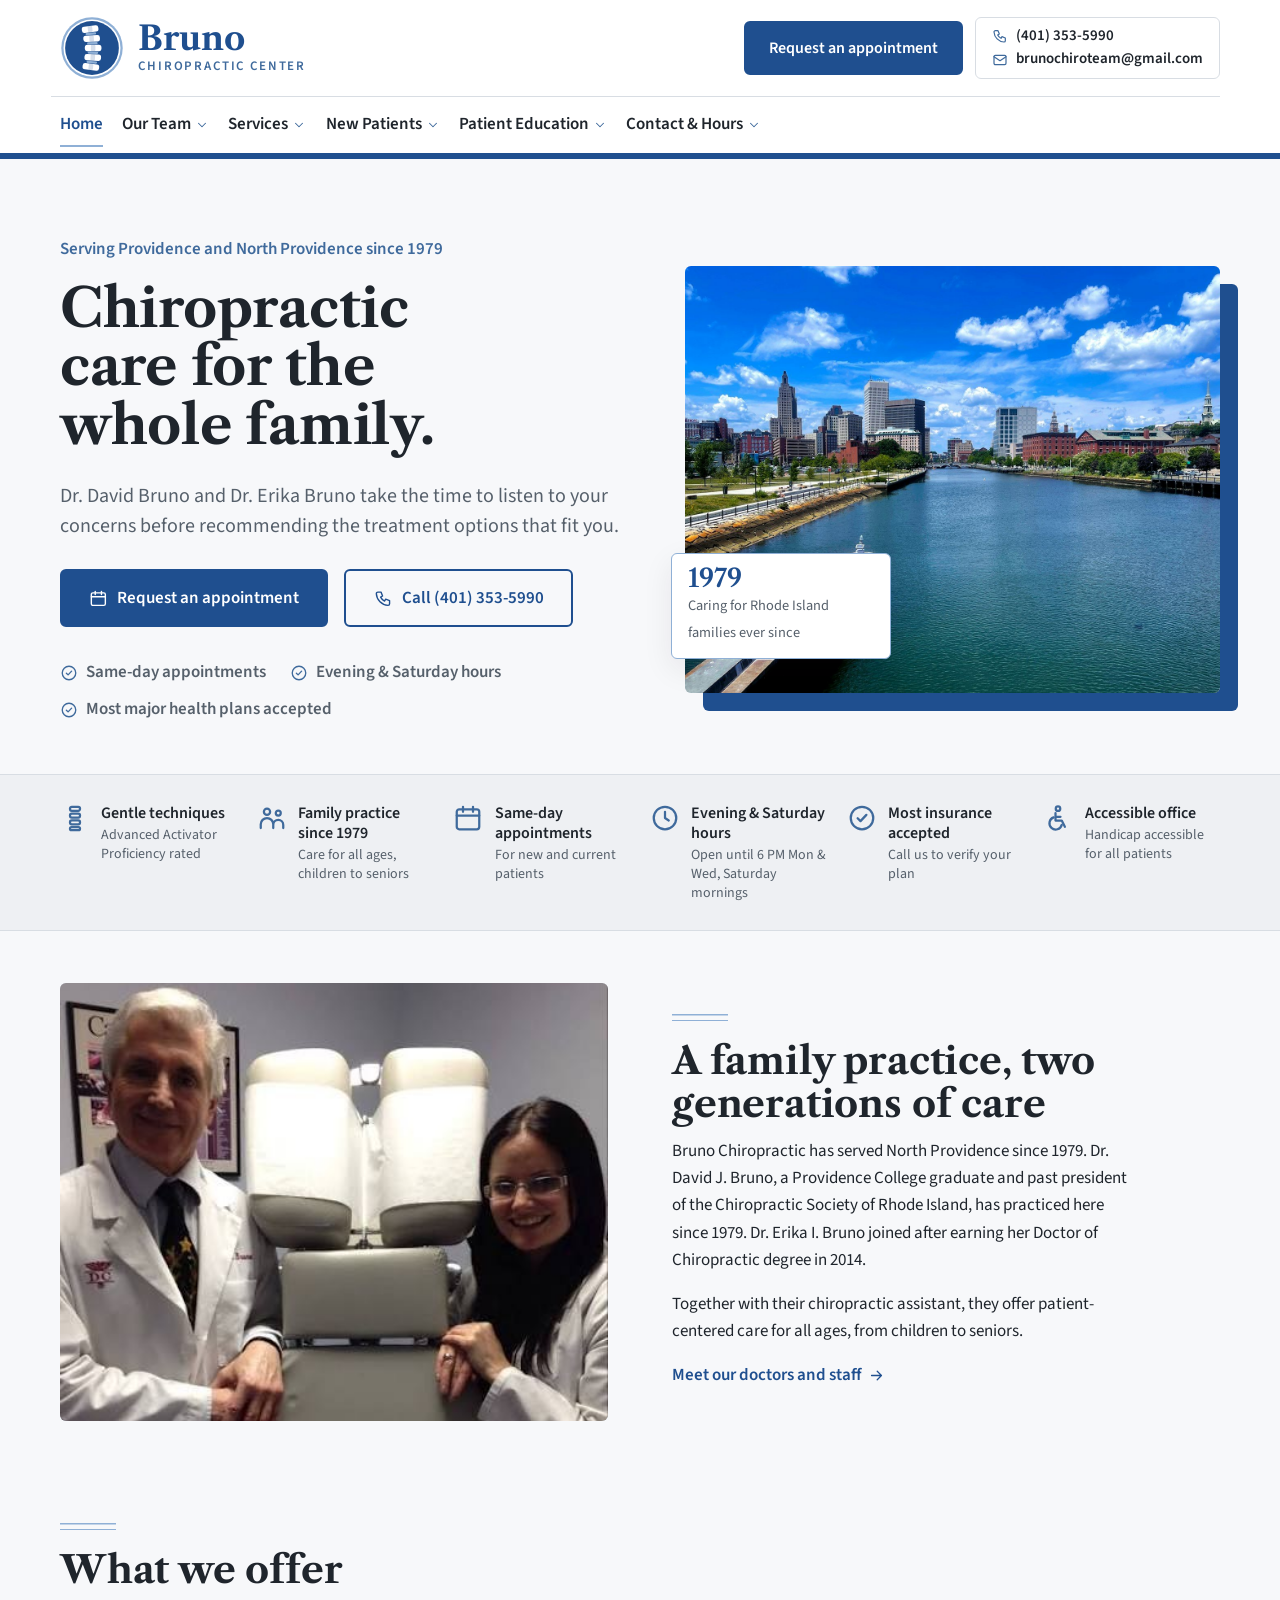
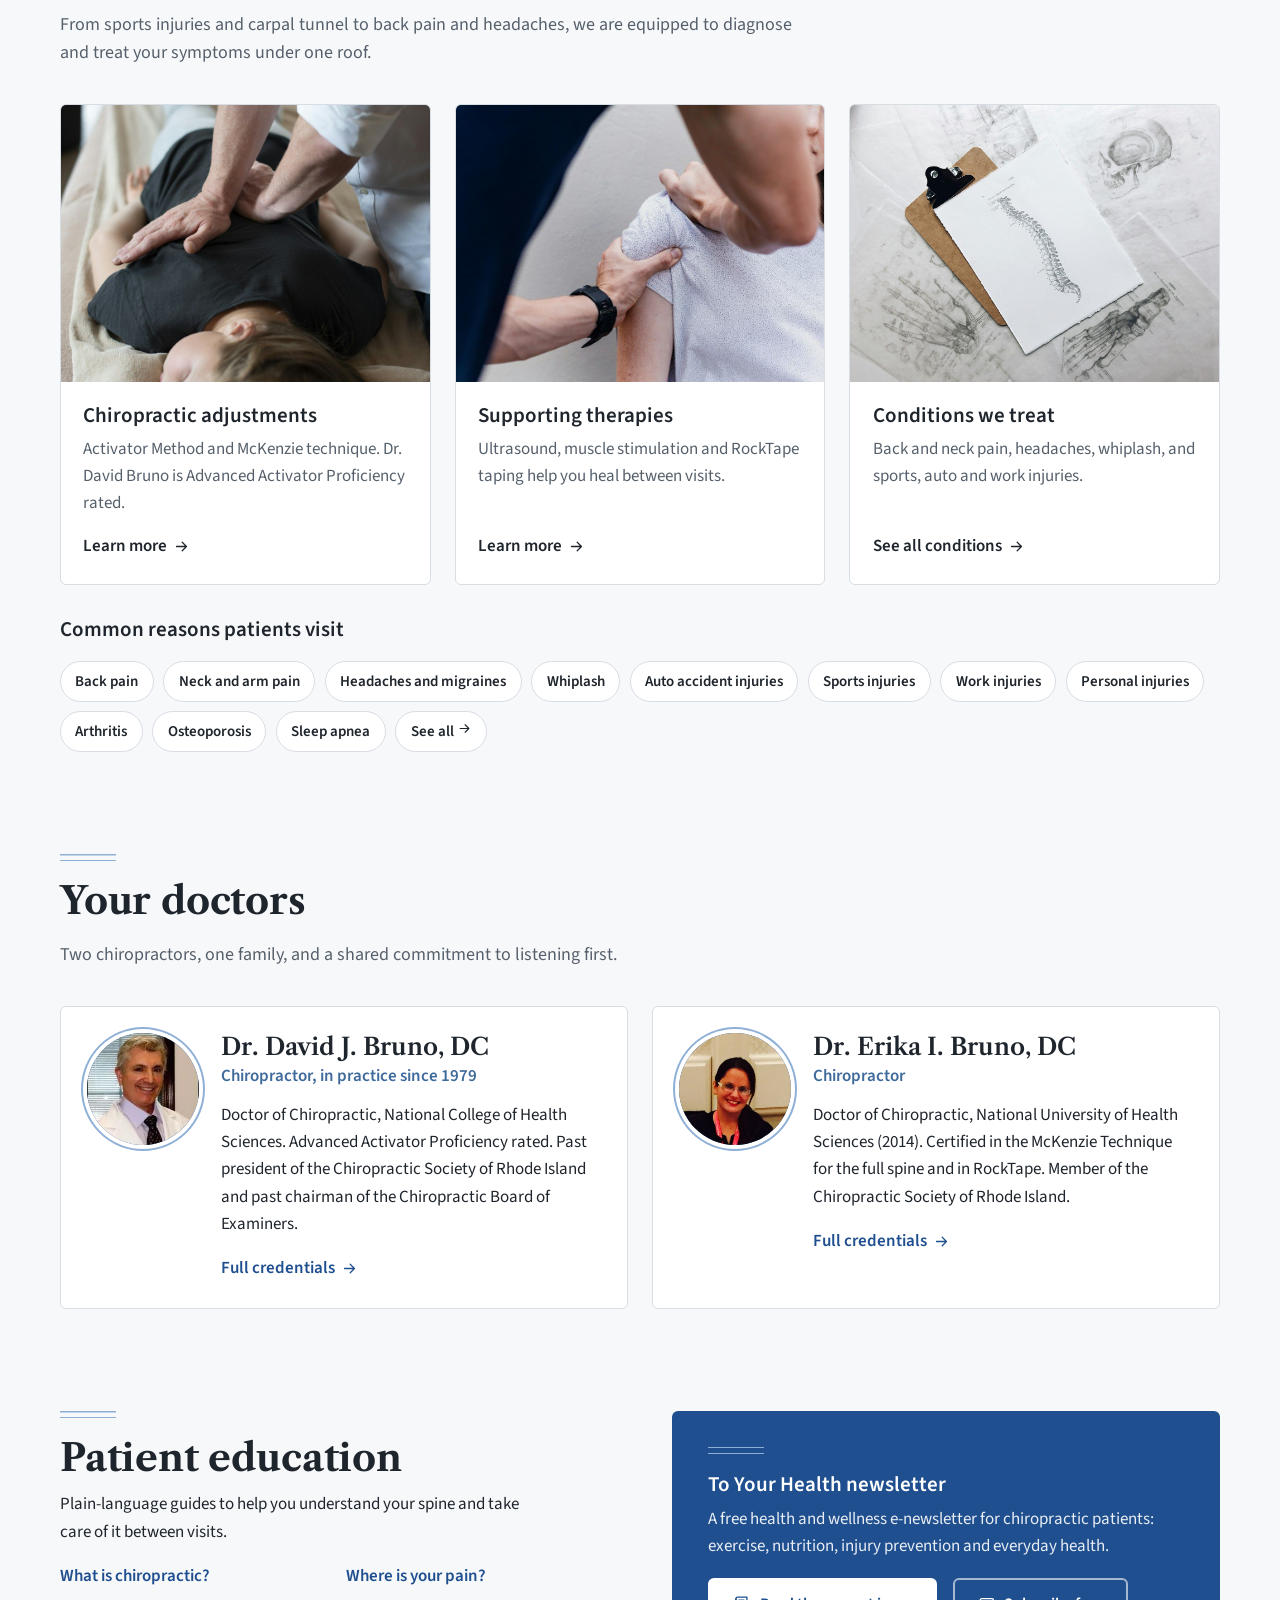
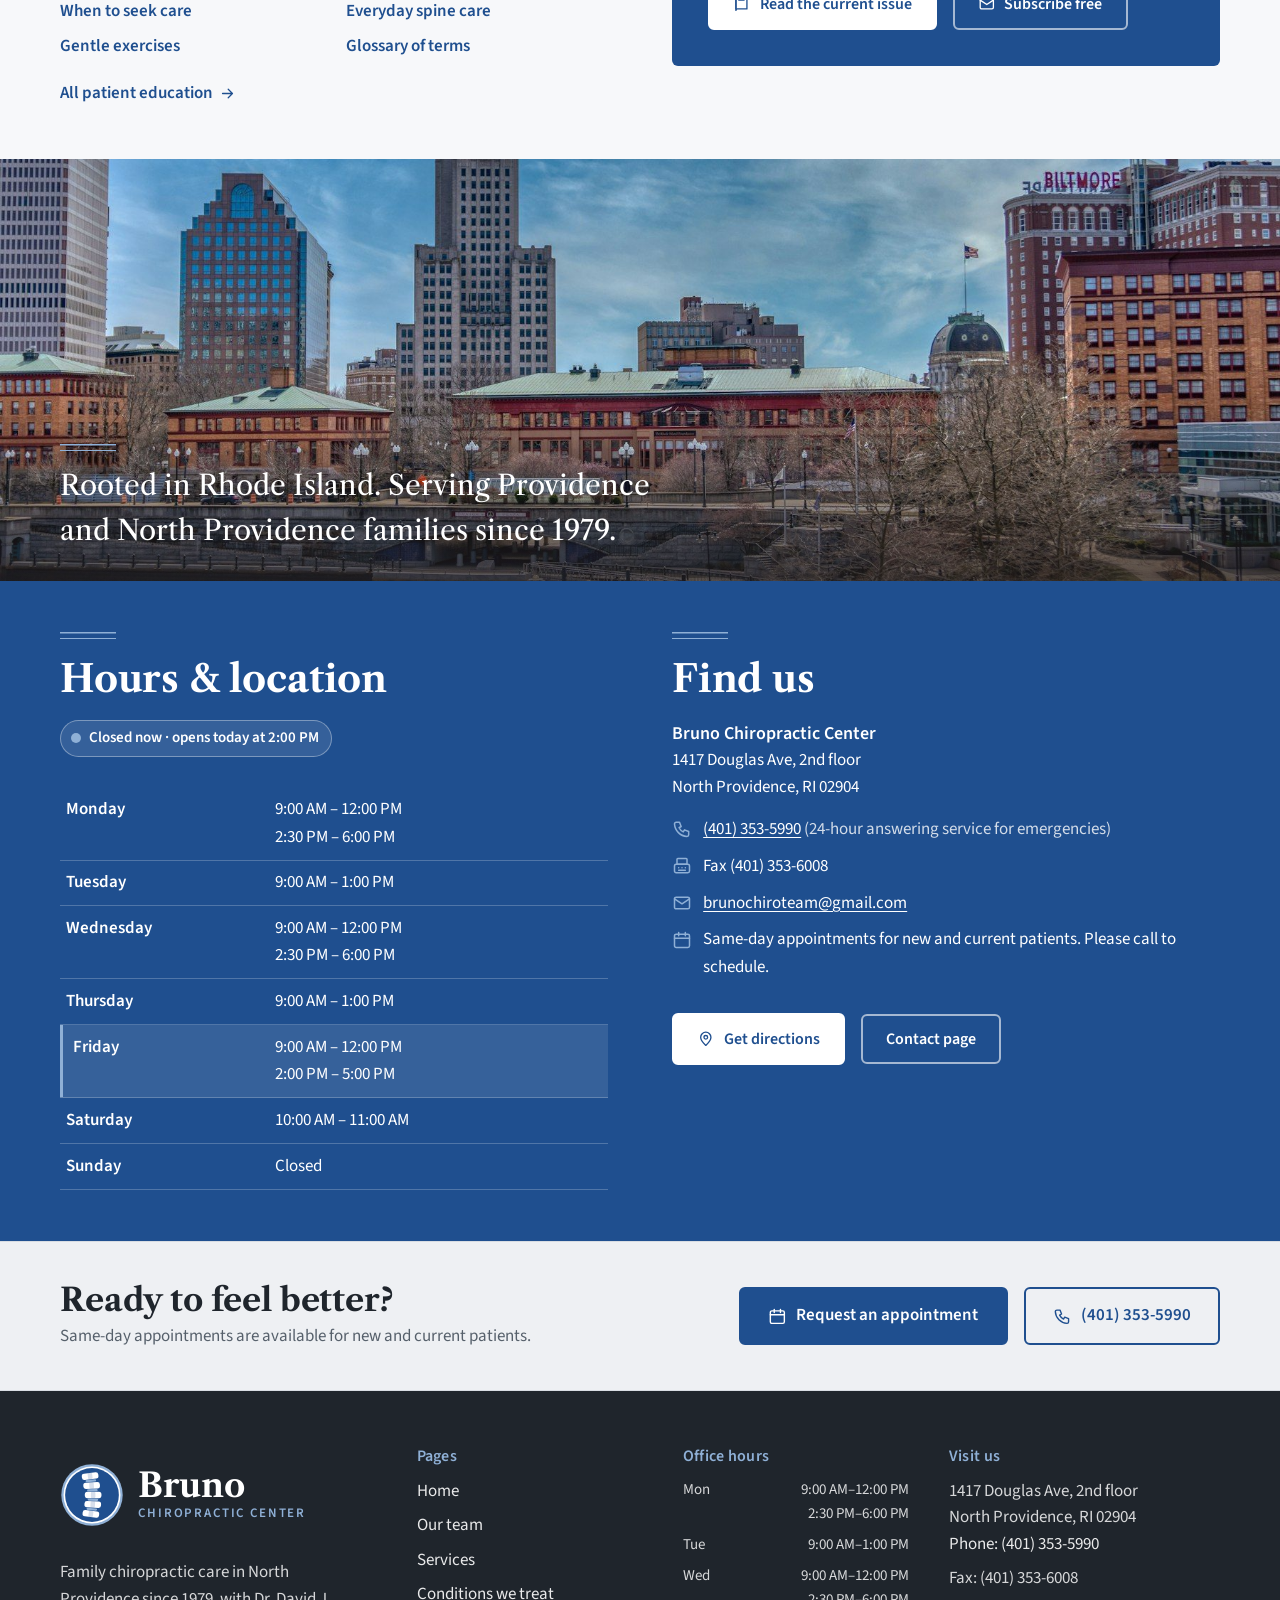
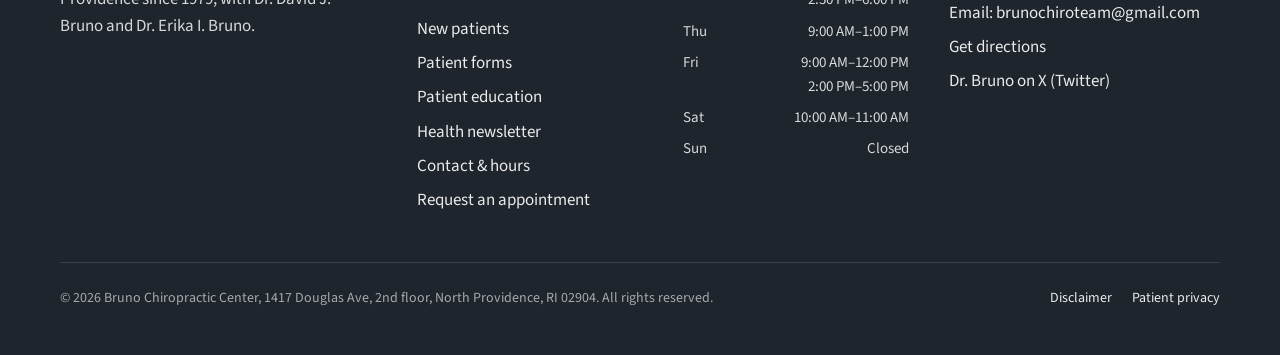
<file: index.html>
<!DOCTYPE html>
<html lang="en">
<head>
<meta charset="utf-8">
<meta name="viewport" content="width=device-width, initial-scale=1">
<title>Bruno Chiropractic Center | Chiropractors in North Providence, RI</title>
<meta name="description" content="Family chiropractic care in North Providence, RI since 1979. Dr. David Bruno and Dr. Erika Bruno offer chiropractic adjustments and supporting therapies. Same-day appointments. Call (401) 353-5990.">
<meta property="og:title" content="Bruno Chiropractic Center | Chiropractors in North Providence, RI">
<meta property="og:description" content="Family chiropractic care in North Providence, RI since 1979. Dr. David Bruno and Dr. Erika Bruno offer chiropractic adjustments and supporting therapies. Same-day appointments. Call (401) 353-5990.">
<meta property="og:type" content="website">
<meta name="theme-color" content="#1F4F8F">
<link rel="icon" href="favicon.ico" sizes="48x48">
<link rel="icon" href="favicon-192.png" type="image/png" sizes="192x192">
<link rel="icon" href="img/favicon.svg" type="image/svg+xml">
<link rel="apple-touch-icon" href="apple-touch-icon.png">
<link rel="canonical" href="https://brunochiropractic.com/">
<link rel="preconnect" href="https://fonts.googleapis.com">
<link rel="preconnect" href="https://fonts.gstatic.com" crossorigin>
<link rel="stylesheet" href="https://fonts.googleapis.com/css2?family=Libre+Caslon+Text:ital,wght@0,400;0,700;1,400&family=Source+Sans+3:wght@400;600;700&display=swap">
<link rel="stylesheet" href="css/styles.css?v=652cbb54">
<script type="application/ld+json">
{
  "@context": "https://schema.org",
  "@type": "Chiropractic",
  "name": "Bruno Chiropractic Center",
  "url": "https://brunochiropractic.com/",
  "logo": "https://brunochiropractic.com/favicon-192.png",
  "image": "https://brunochiropractic.com/img/doctors-bruno.jpg",
  "email": "brunochiroteam@gmail.com",
  "telephone": "+1-401-353-5990",
  "faxNumber": "+1-401-353-6008",
  "foundingDate": "1979",
  "address": {"@type": "PostalAddress", "streetAddress": "1417 Douglas Ave, 2nd floor", "addressLocality": "North Providence", "addressRegion": "RI", "postalCode": "02904", "addressCountry": "US"},
  "openingHoursSpecification": [
    {"@type": "OpeningHoursSpecification", "dayOfWeek": ["Monday", "Wednesday"], "opens": "09:00", "closes": "12:00"},
    {"@type": "OpeningHoursSpecification", "dayOfWeek": ["Monday", "Wednesday"], "opens": "14:30", "closes": "18:00"},
    {"@type": "OpeningHoursSpecification", "dayOfWeek": ["Tuesday", "Thursday"], "opens": "09:00", "closes": "13:00"},
    {"@type": "OpeningHoursSpecification", "dayOfWeek": "Friday", "opens": "09:00", "closes": "12:00"},
    {"@type": "OpeningHoursSpecification", "dayOfWeek": "Friday", "opens": "14:00", "closes": "17:00"},
    {"@type": "OpeningHoursSpecification", "dayOfWeek": "Saturday", "opens": "10:00", "closes": "11:00"}
  ],
  "employee": [
    {"@type": "Person", "name": "Dr. David J. Bruno, DC", "jobTitle": "Chiropractor"},
    {"@type": "Person", "name": "Dr. Erika I. Bruno, DC", "jobTitle": "Chiropractor"}
  ]
}
</script>
<script type="application/ld+json">
{
  "@context": "https://schema.org",
  "@type": "WebSite",
  "name": "Bruno Chiropractic Center",
  "alternateName": ["Bruno Chiropractic", "brunochiropractic.com"],
  "url": "https://brunochiropractic.com/"
}
</script>
</head>
<body>

<a class="skip-link" href="#main">Skip to content</a>
<header class="site-header">
  <div class="container site-header__row">
    <a class="brand" href="index.html" aria-label="Bruno Chiropractic Center, home">
      <svg viewBox="0 0 100 100" class="brand__mark" aria-hidden="true" focusable="false"><g transform="translate(0,0) scale(1.0000)"><circle cx="50" cy="50" r="48" fill="#8FB0D6"/><circle cx="50" cy="50" r="44.5" fill="#FFFFFF"/><circle cx="50" cy="50" r="42" fill="#1F4F8F"/><g transform="translate(50,50) scale(1.18) translate(-50,-50)"><g transform="translate(47.5,25) rotate(-7)"><rect x="-11" y="-4.2" width="22" height="8.4" rx="3.4" fill="#FFFFFF"/><rect x="-3" y="-4.2" width="6" height="8.4" rx="1.6" fill="#1F4F8F" opacity="0.18"/></g><g transform="translate(49.5,37.5) rotate(-3)"><rect x="-11" y="-4.2" width="22" height="8.4" rx="3.4" fill="#FFFFFF"/><rect x="-3" y="-4.2" width="6" height="8.4" rx="1.6" fill="#1F4F8F" opacity="0.18"/></g><g transform="translate(51.5,50) rotate(0)"><rect x="-11" y="-4.2" width="22" height="8.4" rx="3.4" fill="#FFFFFF"/><rect x="-3" y="-4.2" width="6" height="8.4" rx="1.6" fill="#1F4F8F" opacity="0.18"/></g><g transform="translate(51.0,62.5) rotate(3)"><rect x="-11" y="-4.2" width="22" height="8.4" rx="3.4" fill="#FFFFFF"/><rect x="-3" y="-4.2" width="6" height="8.4" rx="1.6" fill="#1F4F8F" opacity="0.18"/></g><g transform="translate(48.5,75) rotate(7)"><rect x="-11" y="-4.2" width="22" height="8.4" rx="3.4" fill="#FFFFFF"/><rect x="-3" y="-4.2" width="6" height="8.4" rx="1.6" fill="#1F4F8F" opacity="0.18"/></g><g transform="translate(48.5,31.25) rotate(-5.0)"><rect x="-7" y="-1.5" width="14" height="3" rx="1.5" fill="#8FB0D6"/></g><g transform="translate(50.5,43.75) rotate(-1.5)"><rect x="-7" y="-1.5" width="14" height="3" rx="1.5" fill="#8FB0D6"/></g><g transform="translate(51.25,56.25) rotate(1.5)"><rect x="-7" y="-1.5" width="14" height="3" rx="1.5" fill="#8FB0D6"/></g><g transform="translate(49.75,68.75) rotate(5.0)"><rect x="-7" y="-1.5" width="14" height="3" rx="1.5" fill="#8FB0D6"/></g></g></g></svg>
      <span class="brand__text"><span class="brand__name">Bruno</span><span class="brand__sub">Chiropractic Center</span></span>
    </a>
    <nav id="site-nav" class="nav" aria-label="Main">
      <div class="nav__item"><a class="nav__link" href="index.html" aria-current="page">Home</a></div><div class="nav__item nav__item--has-menu"><a class="nav__link" href="about.html">Our Team<span class="nav__chev"><svg viewBox="0 0 24 24" fill="none" stroke="currentColor" stroke-width="1.8" stroke-linecap="round" stroke-linejoin="round" aria-hidden="true" focusable="false"><path d="m6 9 6 6 6-6"/></svg></span></a><div class="nav__menu" role="group" aria-label="Our Team sections"><a href="about.html#dr-david">Dr. David J. Bruno</a><a href="about.html#dr-erika">Dr. Erika I. Bruno</a><a href="about.html#staff">Our staff</a><a href="about.html#mission">Our mission</a><a href="about.html#office">Our office</a></div></div><div class="nav__item nav__item--has-menu"><a class="nav__link" href="services.html">Services<span class="nav__chev"><svg viewBox="0 0 24 24" fill="none" stroke="currentColor" stroke-width="1.8" stroke-linecap="round" stroke-linejoin="round" aria-hidden="true" focusable="false"><path d="m6 9 6 6 6-6"/></svg></span></a><div class="nav__menu" role="group" aria-label="Services sections"><a href="services.html#adjustments">Chiropractic adjustments</a><a href="services.html#therapies">Supporting therapies</a><a href="services.html#conditions">Conditions we treat</a></div></div><div class="nav__item nav__item--has-menu"><a class="nav__link" href="new-patients.html">New Patients<span class="nav__chev"><svg viewBox="0 0 24 24" fill="none" stroke="currentColor" stroke-width="1.8" stroke-linecap="round" stroke-linejoin="round" aria-hidden="true" focusable="false"><path d="m6 9 6 6 6-6"/></svg></span></a><div class="nav__menu" role="group" aria-label="New Patients sections"><a href="new-patients.html#expect">Your first visit</a><a href="new-patients.html#forms">Patient forms</a><a href="new-patients.html#policies">Payment &amp; insurance</a><a href="new-patients.html#faq">Common questions</a></div></div><div class="nav__item nav__item--has-menu"><a class="nav__link" href="patient-education.html">Patient Education<span class="nav__chev"><svg viewBox="0 0 24 24" fill="none" stroke="currentColor" stroke-width="1.8" stroke-linecap="round" stroke-linejoin="round" aria-hidden="true" focusable="false"><path d="m6 9 6 6 6-6"/></svg></span></a><div class="nav__menu" role="group" aria-label="Patient Education sections"><a href="patient-education.html#newsletter">Health newsletter</a><a href="patient-education.html#chiropractic">What is chiropractic?</a><a href="patient-education.html#pain">Where is your pain?</a><a href="patient-education.html#when">When to seek care</a><a href="patient-education.html#prevention">Everyday spine care</a><a href="patient-education.html#exercises">Gentle exercises</a><a href="patient-education.html#glossary">Glossary</a></div></div><div class="nav__item nav__item--has-menu"><a class="nav__link" href="contact.html">Contact &amp; Hours<span class="nav__chev"><svg viewBox="0 0 24 24" fill="none" stroke="currentColor" stroke-width="1.8" stroke-linecap="round" stroke-linejoin="round" aria-hidden="true" focusable="false"><path d="m6 9 6 6 6-6"/></svg></span></a><div class="nav__menu" role="group" aria-label="Contact &amp; Hours sections"><a href="contact.html#office-hours">Office hours</a><a href="contact.html#map">Map &amp; directions</a><a href="contact.html#appointment">Request an appointment</a><a href="mailto:brunochiroteam@gmail.com">Email the office</a></div></div>
      <div class="nav__extras">
        <a class="btn btn--primary" href="contact.html#appointment"><svg viewBox="0 0 24 24" fill="none" stroke="currentColor" stroke-width="1.8" stroke-linecap="round" stroke-linejoin="round" aria-hidden="true" focusable="false"><rect x="3" y="5" width="18" height="16" rx="2"/><path d="M3 10h18M8 3v4M16 3v4"/></svg> Request an appointment</a>
        <a class="nav__contact" href="tel:+14013535990"><svg viewBox="0 0 24 24" fill="none" stroke="currentColor" stroke-width="1.8" stroke-linecap="round" stroke-linejoin="round" aria-hidden="true" focusable="false"><path d="M5 4h4l2 5-2.5 1.5a11 11 0 0 0 5 5L15 13l5 2v4a2 2 0 0 1-2 2A16 16 0 0 1 3 6a2 2 0 0 1 2-2z"/></svg>(401) 353-5990</a>
        <a class="nav__contact" href="mailto:brunochiroteam@gmail.com"><svg viewBox="0 0 24 24" fill="none" stroke="currentColor" stroke-width="1.8" stroke-linecap="round" stroke-linejoin="round" aria-hidden="true" focusable="false"><rect x="3" y="5" width="18" height="14" rx="2"/><path d="m3 7 9 6 9-6"/></svg>brunochiroteam@gmail.com</a>
      </div>
    </nav>
    <div class="header-actions">
      <a class="btn btn--primary" href="contact.html#appointment">Request an appointment</a>
      <div class="header-contact">
        <a href="tel:+14013535990"><svg viewBox="0 0 24 24" fill="none" stroke="currentColor" stroke-width="1.8" stroke-linecap="round" stroke-linejoin="round" aria-hidden="true" focusable="false"><path d="M5 4h4l2 5-2.5 1.5a11 11 0 0 0 5 5L15 13l5 2v4a2 2 0 0 1-2 2A16 16 0 0 1 3 6a2 2 0 0 1 2-2z"/></svg><span>(401) 353-5990</span></a>
        <a href="mailto:brunochiroteam@gmail.com"><svg viewBox="0 0 24 24" fill="none" stroke="currentColor" stroke-width="1.8" stroke-linecap="round" stroke-linejoin="round" aria-hidden="true" focusable="false"><rect x="3" y="5" width="18" height="14" rx="2"/><path d="m3 7 9 6 9-6"/></svg><span>brunochiroteam@gmail.com</span></a>
      </div>
      <button class="nav-toggle" type="button" aria-expanded="false" aria-controls="site-nav" aria-label="Open menu"><svg viewBox="0 0 24 24" fill="none" stroke="currentColor" stroke-width="1.8" stroke-linecap="round" stroke-linejoin="round" aria-hidden="true" focusable="false"><path d="M4 7h16M4 12h16M4 17h16"/></svg><span class="nav-toggle__label">Menu</span></button>
    </div>
  </div>
  <nav class="quicknav" aria-label="Pages">
    <div class="container quicknav__inner"><a href="index.html" aria-current="page">Home</a><a href="about.html">Our Team</a><a href="services.html">Services</a><a href="new-patients.html">New Patients</a><a href="patient-education.html">Patient Education</a><a href="contact.html">Contact &amp; Hours</a></div>
  </nav>
</header>
<main id="main">

<section class="hero">
  <div class="container hero__grid">
    <div class="hero__text">
      <p class="hero__kicker">Serving Providence and North Providence since 1979</p>
      <h1>Chiropractic care for the whole family.</h1>
      <p class="lead">Dr. David Bruno and Dr. Erika Bruno take the time to listen to your concerns before recommending the treatment options that fit you.</p>
      <div class="btn-row">
        <a class="btn btn--primary btn--lg" href="contact.html#appointment"><svg viewBox="0 0 24 24" fill="none" stroke="currentColor" stroke-width="1.8" stroke-linecap="round" stroke-linejoin="round" aria-hidden="true" focusable="false"><rect x="3" y="5" width="18" height="16" rx="2"/><path d="M3 10h18M8 3v4M16 3v4"/></svg> Request an appointment</a>
        <a class="btn btn--outline btn--lg" href="tel:+14013535990"><svg viewBox="0 0 24 24" fill="none" stroke="currentColor" stroke-width="1.8" stroke-linecap="round" stroke-linejoin="round" aria-hidden="true" focusable="false"><path d="M5 4h4l2 5-2.5 1.5a11 11 0 0 0 5 5L15 13l5 2v4a2 2 0 0 1-2 2A16 16 0 0 1 3 6a2 2 0 0 1 2-2z"/></svg> Call (401) 353-5990</a>
      </div>
      <ul class="hero__facts">
        <li><svg viewBox="0 0 24 24" fill="none" stroke="currentColor" stroke-width="1.8" stroke-linecap="round" stroke-linejoin="round" aria-hidden="true" focusable="false"><circle cx="12" cy="12" r="9"/><path d="m8.5 12.2 2.3 2.3 4.7-5"/></svg> Same-day appointments</li>
        <li><svg viewBox="0 0 24 24" fill="none" stroke="currentColor" stroke-width="1.8" stroke-linecap="round" stroke-linejoin="round" aria-hidden="true" focusable="false"><circle cx="12" cy="12" r="9"/><path d="m8.5 12.2 2.3 2.3 4.7-5"/></svg> Evening &amp; Saturday hours</li>
        <li><svg viewBox="0 0 24 24" fill="none" stroke="currentColor" stroke-width="1.8" stroke-linecap="round" stroke-linejoin="round" aria-hidden="true" focusable="false"><circle cx="12" cy="12" r="9"/><path d="m8.5 12.2 2.3 2.3 4.7-5"/></svg> Most major health plans accepted</li>
      </ul>
    </div>
    <div class="matte">
      <div class="photo photo--5x4"><img src="img/stock-providence-river.jpg" alt="Downtown Providence, Rhode Island skyline across the river on a clear day" style="object-position:45% 50%"></div>
      <div class="matte__badge"><strong>1979</strong><span>Caring for Rhode Island families ever since</span></div>
    </div>
  </div>
</section>

<section class="trust" aria-label="Why patients choose Bruno Chiropractic">
  <div class="container trust__grid">
    <div class="trust__item"><svg viewBox="0 0 24 24" fill="none" stroke="currentColor" stroke-width="1.8" stroke-linecap="round" stroke-linejoin="round" aria-hidden="true" focusable="false"><rect x="8" y="3" width="8" height="3.2" rx="1.4"/><rect x="8" y="8.4" width="8" height="3.2" rx="1.4"/><rect x="8" y="13.8" width="8" height="3.2" rx="1.4"/><rect x="8" y="19.2" width="8" height="2.5" rx="1.2"/></svg><div><strong>Gentle techniques</strong><span>Advanced Activator Proficiency rated</span></div></div>
    <div class="trust__item"><svg viewBox="0 0 24 24" fill="none" stroke="currentColor" stroke-width="1.8" stroke-linecap="round" stroke-linejoin="round" aria-hidden="true" focusable="false"><circle cx="8" cy="7" r="2.5"/><circle cx="17" cy="8" r="2"/><path d="M3 20v-3a5 5 0 0 1 10 0v3M13 20v-2.5a4 4 0 0 1 8 0V20"/></svg><div><strong>Family practice since 1979</strong><span>Care for all ages, children to seniors</span></div></div>
    <div class="trust__item"><svg viewBox="0 0 24 24" fill="none" stroke="currentColor" stroke-width="1.8" stroke-linecap="round" stroke-linejoin="round" aria-hidden="true" focusable="false"><rect x="3" y="5" width="18" height="16" rx="2"/><path d="M3 10h18M8 3v4M16 3v4"/></svg><div><strong>Same-day appointments</strong><span>For new and current patients</span></div></div>
    <div class="trust__item"><svg viewBox="0 0 24 24" fill="none" stroke="currentColor" stroke-width="1.8" stroke-linecap="round" stroke-linejoin="round" aria-hidden="true" focusable="false"><circle cx="12" cy="12" r="9"/><path d="M12 7v5l3 2"/></svg><div><strong>Evening &amp; Saturday hours</strong><span>Open until 6 PM Mon &amp; Wed, Saturday mornings</span></div></div>
    <div class="trust__item"><svg viewBox="0 0 24 24" fill="none" stroke="currentColor" stroke-width="1.8" stroke-linecap="round" stroke-linejoin="round" aria-hidden="true" focusable="false"><circle cx="12" cy="12" r="9"/><path d="m8.5 12.2 2.3 2.3 4.7-5"/></svg><div><strong>Most insurance accepted</strong><span>Call us to verify your plan</span></div></div>
    <div class="trust__item"><svg viewBox="0 0 24 24" fill="none" stroke="currentColor" stroke-width="1.8" stroke-linecap="round" stroke-linejoin="round" aria-hidden="true" focusable="false"><circle cx="12" cy="4.5" r="1.8"/><path d="M10 8v6h5l2.5 5M10 11h4"/><path d="M8.5 11.5a5 5 0 1 0 6.5 6"/></svg><div><strong>Accessible office</strong><span>Handicap accessible for all patients</span></div></div>
  </div>
</section>

<section class="section">
  <div class="container feature">
    <div class="feature__media"><div class="photo photo--5x4"><img src="img/doctors-bruno.jpg" alt="Dr. David Bruno and Dr. Erika Bruno standing beside a chiropractic treatment table in their office" loading="lazy" style="object-position:50% 20%"></div></div>
    <div class="feature__text">
      <span class="rule"></span>
      <h2>A family practice, two generations of care</h2>
      <p>Bruno Chiropractic has served North Providence since 1979. Dr. David J. Bruno, a Providence College graduate and past president of the Chiropractic Society of Rhode Island, has practiced here since 1979. Dr. Erika I. Bruno joined after earning her Doctor of Chiropractic degree in 2014.</p>
      <p>Together with their chiropractic assistant, they offer patient-centered care for all ages, from children to seniors.</p>
      <a class="link-arrow" href="about.html">Meet our doctors and staff <svg viewBox="0 0 24 24" fill="none" stroke="currentColor" stroke-width="1.8" stroke-linecap="round" stroke-linejoin="round" aria-hidden="true" focusable="false"><path d="M5 12h14M13 6l6 6-6 6"/></svg></a>
    </div>
  </div>
</section>

<section class="section section--ivory">
  <div class="container">
    <div class="section-head">
      <span class="rule"></span>
      <h2>What we offer</h2>
      <p>From sports injuries and carpal tunnel to back pain and headaches, we are equipped to diagnose and treat your symptoms under one roof.</p>
    </div>
    <div class="grid grid--3">
      <a class="card card--link" href="services.html#adjustments">
        <div class="photo photo--4x3"><img src="img/stock-adjust.jpg" alt="Chiropractor's hands placed on a patient's upper back" loading="lazy"></div>
        <div class="card__body"><h3>Chiropractic adjustments</h3><p>Activator Method and McKenzie technique. Dr. David Bruno is Advanced Activator Proficiency rated.</p><span class="link-arrow">Learn more <svg viewBox="0 0 24 24" fill="none" stroke="currentColor" stroke-width="1.8" stroke-linecap="round" stroke-linejoin="round" aria-hidden="true" focusable="false"><path d="M5 12h14M13 6l6 6-6 6"/></svg></span></div>
      </a>
      <a class="card card--link" href="services.html#therapies">
        <div class="photo photo--4x3"><img src="img/stock-therapy.jpg" alt="Therapist guiding a patient through a shoulder and arm exercise" loading="lazy"></div>
        <div class="card__body"><h3>Supporting therapies</h3><p>Ultrasound, muscle stimulation and RockTape taping help you heal between visits.</p><span class="link-arrow">Learn more <svg viewBox="0 0 24 24" fill="none" stroke="currentColor" stroke-width="1.8" stroke-linecap="round" stroke-linejoin="round" aria-hidden="true" focusable="false"><path d="M5 12h14M13 6l6 6-6 6"/></svg></span></div>
      </a>
      <a class="card card--link" href="services.html#conditions">
        <div class="photo photo--4x3"><img src="img/stock-clipboard.jpg" alt="Clipboard with a printed illustration of the human spine" loading="lazy"></div>
        <div class="card__body"><h3>Conditions we treat</h3><p>Back and neck pain, headaches, whiplash, and sports, auto and work injuries.</p><span class="link-arrow">See all conditions <svg viewBox="0 0 24 24" fill="none" stroke="currentColor" stroke-width="1.8" stroke-linecap="round" stroke-linejoin="round" aria-hidden="true" focusable="false"><path d="M5 12h14M13 6l6 6-6 6"/></svg></span></div>
      </a>
    </div>
    <h3 class="mt-2">Common reasons patients visit</h3>
    <ul class="chips">
      <li><a href="services.html#back">Back pain</a></li>
      <li><a href="services.html#neck">Neck and arm pain</a></li>
      <li><a href="services.html#headaches">Headaches and migraines</a></li>
      <li><a href="services.html#whiplash">Whiplash</a></li>
      <li><a href="services.html#auto">Auto accident injuries</a></li>
      <li><a href="services.html#sports">Sports injuries</a></li>
      <li><a href="services.html#work">Work injuries</a></li>
      <li><a href="services.html#personal">Personal injuries</a></li>
      <li><a href="services.html#arthritis">Arthritis</a></li>
      <li><a href="services.html#osteoporosis">Osteoporosis</a></li>
      <li><a href="services.html#sleep">Sleep apnea</a></li>
      <li><a href="services.html#conditions">See all <svg viewBox="0 0 24 24" fill="none" stroke="currentColor" stroke-width="1.8" stroke-linecap="round" stroke-linejoin="round" aria-hidden="true" focusable="false"><path d="M5 12h14M13 6l6 6-6 6"/></svg></a></li>
    </ul>
  </div>
</section>

<section class="section">
  <div class="container">
    <div class="section-head">
      <span class="rule"></span>
      <h2>Your doctors</h2>
      <p>Two chiropractors, one family, and a shared commitment to listening first.</p>
    </div>
    <div class="grid grid--2">
      <article class="doctor">
        <div class="doctor__avatar"><img src="img/dr-david-bruno.jpg" alt="Dr. David J. Bruno"></div>
        <div>
          <h3>Dr. David J. Bruno, DC</h3>
          <p class="doctor__role">Chiropractor, in practice since 1979</p>
          <p>Doctor of Chiropractic, National College of Health Sciences. Advanced Activator Proficiency rated. Past president of the Chiropractic Society of Rhode Island and past chairman of the Chiropractic Board of Examiners.</p>
          <a class="link-arrow" href="about.html#dr-david">Full credentials <svg viewBox="0 0 24 24" fill="none" stroke="currentColor" stroke-width="1.8" stroke-linecap="round" stroke-linejoin="round" aria-hidden="true" focusable="false"><path d="M5 12h14M13 6l6 6-6 6"/></svg></a>
        </div>
      </article>
      <article class="doctor">
        <div class="doctor__avatar"><img src="img/dr-erika-bruno.jpg" alt="Dr. Erika I. Bruno"></div>
        <div>
          <h3>Dr. Erika I. Bruno, DC</h3>
          <p class="doctor__role">Chiropractor</p>
          <p>Doctor of Chiropractic, National University of Health Sciences (2014). Certified in the McKenzie Technique for the full spine and in RockTape. Member of the Chiropractic Society of Rhode Island.</p>
          <a class="link-arrow" href="about.html#dr-erika">Full credentials <svg viewBox="0 0 24 24" fill="none" stroke="currentColor" stroke-width="1.8" stroke-linecap="round" stroke-linejoin="round" aria-hidden="true" focusable="false"><path d="M5 12h14M13 6l6 6-6 6"/></svg></a>
        </div>
      </article>
    </div>
  </div>
</section>

<section class="section section--ivory">
  <div class="container feature" style="align-items:start">
    <div class="feature__text">
      <span class="rule"></span>
      <h2>Patient education</h2>
      <p>Plain-language guides to help you understand your spine and take care of it between visits.</p>
      <ul class="edu-links">
        <li><a href="patient-education.html#chiropractic">What is chiropractic?</a></li>
        <li><a href="patient-education.html#pain">Where is your pain?</a></li>
        <li><a href="patient-education.html#when">When to seek care</a></li>
        <li><a href="patient-education.html#prevention">Everyday spine care</a></li>
        <li><a href="patient-education.html#exercises">Gentle exercises</a></li>
        <li><a href="patient-education.html#glossary">Glossary of terms</a></li>
      </ul>
      <a class="link-arrow" href="patient-education.html">All patient education <svg viewBox="0 0 24 24" fill="none" stroke="currentColor" stroke-width="1.8" stroke-linecap="round" stroke-linejoin="round" aria-hidden="true" focusable="false"><path d="M5 12h14M13 6l6 6-6 6"/></svg></a>
    </div>
    <div class="feature__media">
      <div class="newsletter">
        <div class="newsletter__text">
          <span class="rule rule--light"></span>
          <h3>To Your Health newsletter</h3>
          <p>A free health and wellness e-newsletter for chiropractic patients: exercise, nutrition, injury prevention and everyday health.</p>
          <div class="btn-row">
            <a class="btn btn--light" href="https://www.toyourhealth.com/newsletter/TYH/newsletter.php" rel="noopener"><svg viewBox="0 0 24 24" fill="none" stroke="currentColor" stroke-width="1.8" stroke-linecap="round" stroke-linejoin="round" aria-hidden="true" focusable="false"><path d="M4 5a2 2 0 0 1 2-2h13v16H6a2 2 0 0 0-2 2z"/><path d="M4 19V5M8 7h7"/></svg> Read the current issue</a>
            <a class="btn btn--ghost-light" href="https://www.toyourhealth.com/newsletter/TYH/subscribe.php" rel="noopener"><svg viewBox="0 0 24 24" fill="none" stroke="currentColor" stroke-width="1.8" stroke-linecap="round" stroke-linejoin="round" aria-hidden="true" focusable="false"><rect x="3" y="5" width="18" height="14" rx="2"/><path d="m3 7 9 6 9-6"/></svg> Subscribe free</a>
          </div>
        </div>
      </div>
    </div>
  </div>
</section>

<section class="ri-band" aria-label="Rooted in Rhode Island">
  <div class="photo photo--wide"><img src="img/stock-providence.jpg" alt="Providence, Rhode Island skyline seen from the river on a clear day" loading="lazy" style="object-position:50% 60%"></div>
  <div class="ri-band__caption"><div class="container"><span class="rule rule--light"></span><p>Rooted in Rhode Island. Serving Providence and North Providence families since 1979.</p></div></div>
</section>

<section class="band section" id="hours">
  <div class="container band__grid">
    <div>
      <span class="rule"></span>
      <h2>Hours &amp; location</h2>
      <p class="open-pill" data-open-pill="hours-home" hidden></p>
      <div class="mt-1"><table class="hours hours--light" id="hours-home"><caption class="visually-hidden">Office hours</caption><tbody><tr data-day="1" data-ranges="09:00-12:00,14:30-18:00"><th scope="row">Monday</th><td><span class="split">9:00 AM – 12:00 PM</span><span class="split">2:30 PM – 6:00 PM</span></td></tr><tr data-day="2" data-ranges="09:00-13:00"><th scope="row">Tuesday</th><td><span class="split">9:00 AM – 1:00 PM</span></td></tr><tr data-day="3" data-ranges="09:00-12:00,14:30-18:00"><th scope="row">Wednesday</th><td><span class="split">9:00 AM – 12:00 PM</span><span class="split">2:30 PM – 6:00 PM</span></td></tr><tr data-day="4" data-ranges="09:00-13:00"><th scope="row">Thursday</th><td><span class="split">9:00 AM – 1:00 PM</span></td></tr><tr data-day="5" data-ranges="09:00-12:00,14:00-17:00"><th scope="row">Friday</th><td><span class="split">9:00 AM – 12:00 PM</span><span class="split">2:00 PM – 5:00 PM</span></td></tr><tr data-day="6" data-ranges="10:00-11:00"><th scope="row">Saturday</th><td><span class="split">10:00 AM – 11:00 AM</span></td></tr><tr data-day="0" data-ranges=""><th scope="row">Sunday</th><td><span class="split">Closed</span></td></tr></tbody></table></div>
    </div>
    <div>
      <span class="rule"></span>
      <h2>Find us</h2>
      <address class="address"><strong>Bruno Chiropractic Center</strong><br>1417 Douglas Ave, 2nd floor<br>North Providence, RI 02904</address>
      <ul class="contact-list">
        <li><svg viewBox="0 0 24 24" fill="none" stroke="currentColor" stroke-width="1.8" stroke-linecap="round" stroke-linejoin="round" aria-hidden="true" focusable="false"><path d="M5 4h4l2 5-2.5 1.5a11 11 0 0 0 5 5L15 13l5 2v4a2 2 0 0 1-2 2A16 16 0 0 1 3 6a2 2 0 0 1 2-2z"/></svg><span><a href="tel:+14013535990">(401) 353-5990</a> <span class="muted">(24-hour answering service for emergencies)</span></span></li>
        <li><svg viewBox="0 0 24 24" fill="none" stroke="currentColor" stroke-width="1.8" stroke-linecap="round" stroke-linejoin="round" aria-hidden="true" focusable="false"><rect x="6" y="3" width="12" height="7" rx="1"/><rect x="3" y="10" width="18" height="10" rx="2"/><path d="M8 14h.01M12 14h.01M16 14h.01M8 17h8"/></svg><span>Fax (401) 353-6008</span></li>
        <li><svg viewBox="0 0 24 24" fill="none" stroke="currentColor" stroke-width="1.8" stroke-linecap="round" stroke-linejoin="round" aria-hidden="true" focusable="false"><rect x="3" y="5" width="18" height="14" rx="2"/><path d="m3 7 9 6 9-6"/></svg><span><a href="mailto:brunochiroteam@gmail.com">brunochiroteam@gmail.com</a></span></li>
        <li><svg viewBox="0 0 24 24" fill="none" stroke="currentColor" stroke-width="1.8" stroke-linecap="round" stroke-linejoin="round" aria-hidden="true" focusable="false"><rect x="3" y="5" width="18" height="16" rx="2"/><path d="M3 10h18M8 3v4M16 3v4"/></svg><span>Same-day appointments for new and current patients. Please call to schedule.</span></li>
      </ul>
      <div class="btn-row mt-2">
        <a class="btn btn--primary" href="https://www.google.com/maps/dir/?api=1&destination=1417+Douglas+Ave,+North+Providence,+RI+02904" rel="noopener"><svg viewBox="0 0 24 24" fill="none" stroke="currentColor" stroke-width="1.8" stroke-linecap="round" stroke-linejoin="round" aria-hidden="true" focusable="false"><path d="M12 21s7-6.2 7-11a7 7 0 1 0-14 0c0 4.8 7 11 7 11z"/><circle cx="12" cy="10" r="2.5"/></svg> Get directions</a>
        <a class="btn btn--ghost-light" href="contact.html">Contact page</a>
      </div>
    </div>
  </div>
</section>

<section class="cta">
  <div class="container cta__inner">
    <div>
      <h2>Ready to feel better?</h2>
      <p>Same-day appointments are available for new and current patients.</p>
    </div>
    <div class="btn-row">
      <a class="btn btn--primary btn--lg" href="contact.html#appointment"><svg viewBox="0 0 24 24" fill="none" stroke="currentColor" stroke-width="1.8" stroke-linecap="round" stroke-linejoin="round" aria-hidden="true" focusable="false"><rect x="3" y="5" width="18" height="16" rx="2"/><path d="M3 10h18M8 3v4M16 3v4"/></svg> Request an appointment</a>
      <a class="btn btn--outline btn--lg" href="tel:+14013535990"><svg viewBox="0 0 24 24" fill="none" stroke="currentColor" stroke-width="1.8" stroke-linecap="round" stroke-linejoin="round" aria-hidden="true" focusable="false"><path d="M5 4h4l2 5-2.5 1.5a11 11 0 0 0 5 5L15 13l5 2v4a2 2 0 0 1-2 2A16 16 0 0 1 3 6a2 2 0 0 1 2-2z"/></svg> (401) 353-5990</a>
    </div>
  </div>
</section>

</main>

<footer class="site-footer">
  <div class="container">
    <div class="footer__grid">
      <div class="footer__brand">
        <a class="brand" href="index.html" aria-label="Bruno Chiropractic Center, home">
          <svg viewBox="0 0 100 100" class="brand__mark" aria-hidden="true" focusable="false"><g transform="translate(0,0) scale(1.0000)"><circle cx="50" cy="50" r="48" fill="#8FB0D6"/><circle cx="50" cy="50" r="44.5" fill="#FFFFFF"/><circle cx="50" cy="50" r="42" fill="#1F4F8F"/><g transform="translate(50,50) scale(1.18) translate(-50,-50)"><g transform="translate(47.5,25) rotate(-7)"><rect x="-11" y="-4.2" width="22" height="8.4" rx="3.4" fill="#FFFFFF"/><rect x="-3" y="-4.2" width="6" height="8.4" rx="1.6" fill="#1F4F8F" opacity="0.18"/></g><g transform="translate(49.5,37.5) rotate(-3)"><rect x="-11" y="-4.2" width="22" height="8.4" rx="3.4" fill="#FFFFFF"/><rect x="-3" y="-4.2" width="6" height="8.4" rx="1.6" fill="#1F4F8F" opacity="0.18"/></g><g transform="translate(51.5,50) rotate(0)"><rect x="-11" y="-4.2" width="22" height="8.4" rx="3.4" fill="#FFFFFF"/><rect x="-3" y="-4.2" width="6" height="8.4" rx="1.6" fill="#1F4F8F" opacity="0.18"/></g><g transform="translate(51.0,62.5) rotate(3)"><rect x="-11" y="-4.2" width="22" height="8.4" rx="3.4" fill="#FFFFFF"/><rect x="-3" y="-4.2" width="6" height="8.4" rx="1.6" fill="#1F4F8F" opacity="0.18"/></g><g transform="translate(48.5,75) rotate(7)"><rect x="-11" y="-4.2" width="22" height="8.4" rx="3.4" fill="#FFFFFF"/><rect x="-3" y="-4.2" width="6" height="8.4" rx="1.6" fill="#1F4F8F" opacity="0.18"/></g><g transform="translate(48.5,31.25) rotate(-5.0)"><rect x="-7" y="-1.5" width="14" height="3" rx="1.5" fill="#8FB0D6"/></g><g transform="translate(50.5,43.75) rotate(-1.5)"><rect x="-7" y="-1.5" width="14" height="3" rx="1.5" fill="#8FB0D6"/></g><g transform="translate(51.25,56.25) rotate(1.5)"><rect x="-7" y="-1.5" width="14" height="3" rx="1.5" fill="#8FB0D6"/></g><g transform="translate(49.75,68.75) rotate(5.0)"><rect x="-7" y="-1.5" width="14" height="3" rx="1.5" fill="#8FB0D6"/></g></g></g></svg>
          <span class="brand__text"><span class="brand__name">Bruno</span><span class="brand__sub">Chiropractic Center</span></span>
        </a>
        <p>Family chiropractic care in North Providence since 1979, with Dr. David J. Bruno and Dr. Erika I. Bruno.</p>
      </div>
      <div>
        <h4>Pages</h4>
        <ul>
          <li><a href="index.html">Home</a></li>
          <li><a href="about.html">Our team</a></li>
          <li><a href="services.html">Services</a></li>
          <li><a href="services.html#conditions">Conditions we treat</a></li>
          <li><a href="new-patients.html">New patients</a></li>
          <li><a href="new-patients.html#forms">Patient forms</a></li>
          <li><a href="patient-education.html">Patient education</a></li>
          <li><a href="patient-education.html#newsletter">Health newsletter</a></li>
          <li><a href="contact.html">Contact &amp; hours</a></li>
          <li><a href="contact.html#appointment">Request an appointment</a></li>
        </ul>
      </div>
      <div>
        <h4>Office hours</h4>
        <ul class="footer__hours"><li><span>Mon</span><span>9:00 AM–12:00 PM<br>2:30 PM–6:00 PM</span></li><li><span>Tue</span><span>9:00 AM–1:00 PM</span></li><li><span>Wed</span><span>9:00 AM–12:00 PM<br>2:30 PM–6:00 PM</span></li><li><span>Thu</span><span>9:00 AM–1:00 PM</span></li><li><span>Fri</span><span>9:00 AM–12:00 PM<br>2:00 PM–5:00 PM</span></li><li><span>Sat</span><span>10:00 AM–11:00 AM</span></li><li><span>Sun</span><span>Closed</span></li></ul>
      </div>
      <div>
        <h4>Visit us</h4>
        <address class="address">1417 Douglas Ave, 2nd floor<br>North Providence, RI 02904</address>
        <ul class="mt-1">
          <li><a href="tel:+14013535990">Phone: (401) 353-5990</a></li>
          <li>Fax: (401) 353-6008</li>
          <li><a href="mailto:brunochiroteam@gmail.com">Email: brunochiroteam@gmail.com</a></li>
          <li><a href="https://www.google.com/maps/dir/?api=1&destination=1417+Douglas+Ave,+North+Providence,+RI+02904" rel="noopener">Get directions</a></li>
          <li><a href="https://twitter.com/DavidBrunoDC" rel="noopener">Dr. Bruno on X (Twitter)</a></li>
        </ul>
      </div>
    </div>
    <div class="footer__meta">
      <p>© <span data-year>2026</span> Bruno Chiropractic Center, 1417 Douglas Ave, 2nd floor, North Providence, RI 02904. All rights reserved.</p>
      <ul>
        <li><a href="legal.html#disclaimer">Disclaimer</a></li>
        <li><a href="legal.html#privacy">Patient privacy</a></li>
      </ul>
    </div>
  </div>
</footer>
<div class="callbar">
  <a class="btn btn--outline" href="tel:+14013535990"><svg viewBox="0 0 24 24" fill="none" stroke="currentColor" stroke-width="1.8" stroke-linecap="round" stroke-linejoin="round" aria-hidden="true" focusable="false"><path d="M5 4h4l2 5-2.5 1.5a11 11 0 0 0 5 5L15 13l5 2v4a2 2 0 0 1-2 2A16 16 0 0 1 3 6a2 2 0 0 1 2-2z"/></svg> Call</a>
  <a class="btn btn--primary" href="contact.html#appointment">Request appointment</a>
</div>
<script src="js/main.js?v=652cbb54"></script>
</body>
</html>
</file>
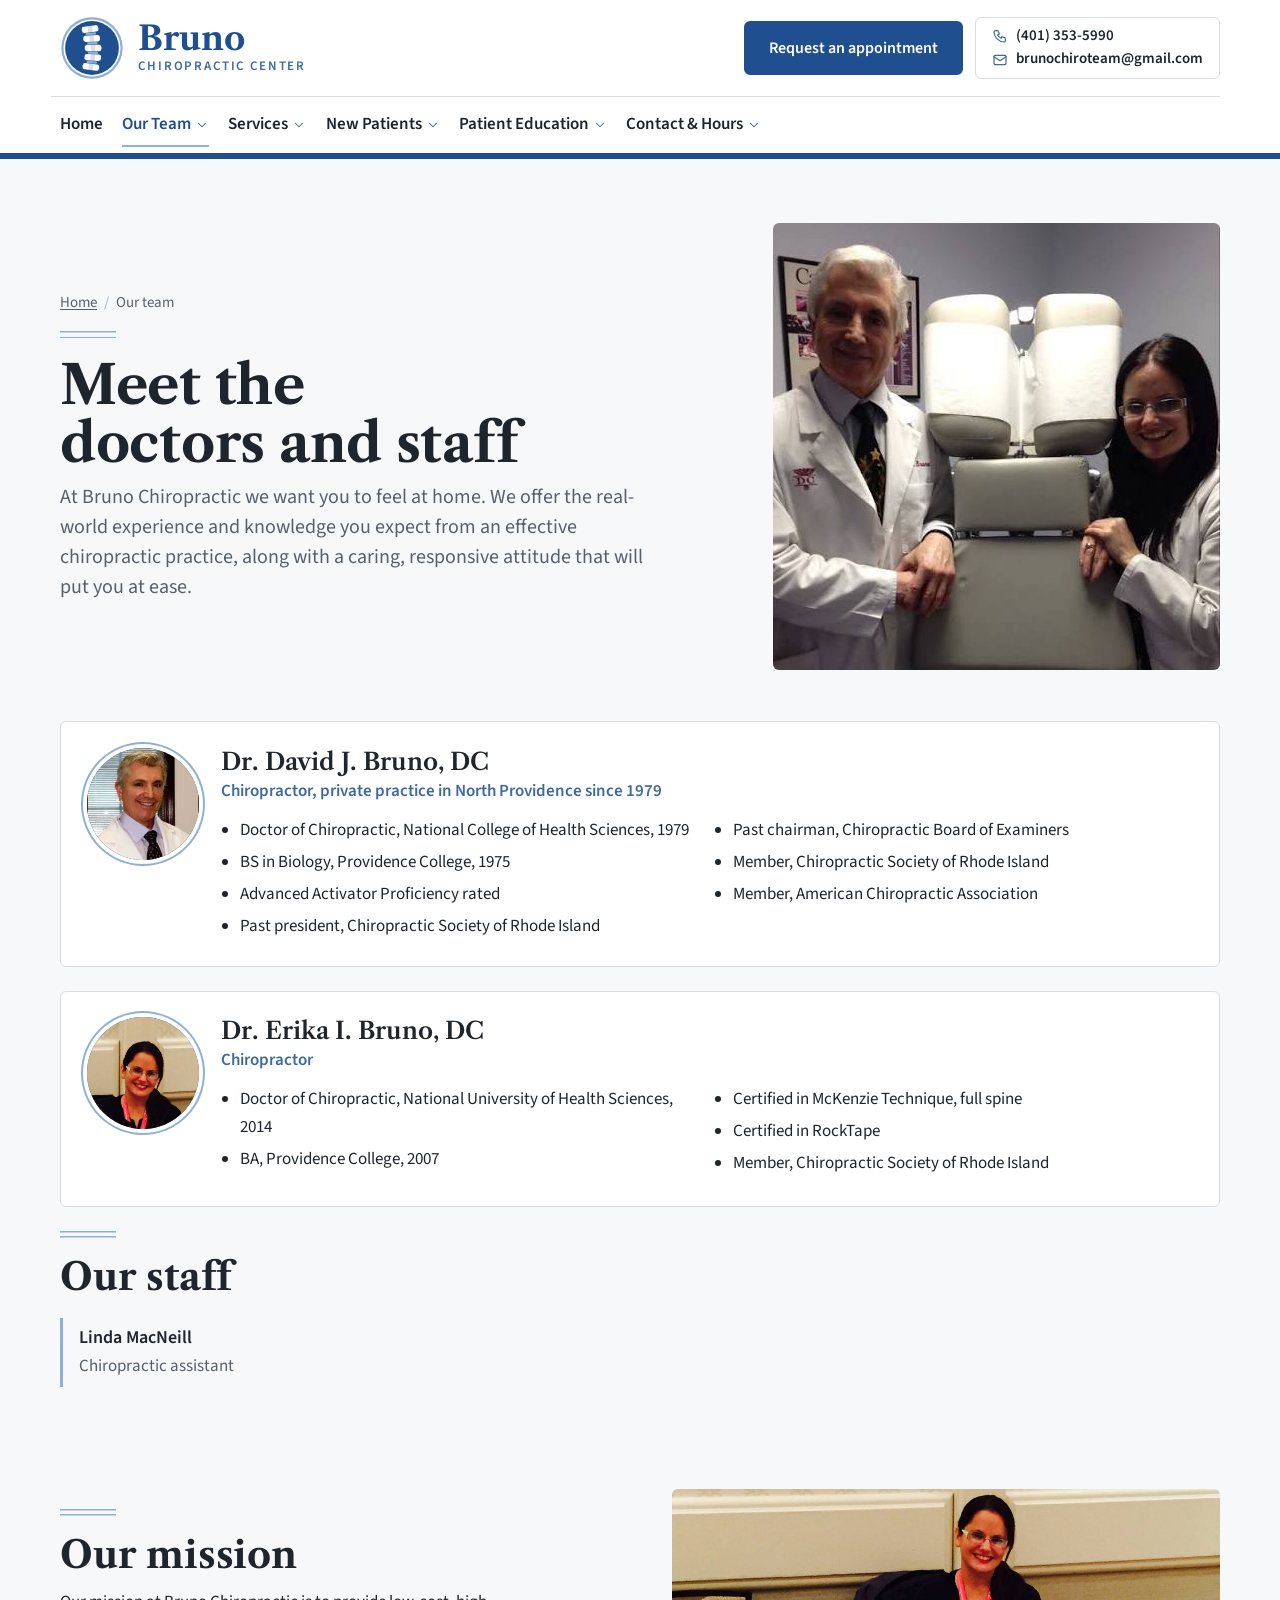
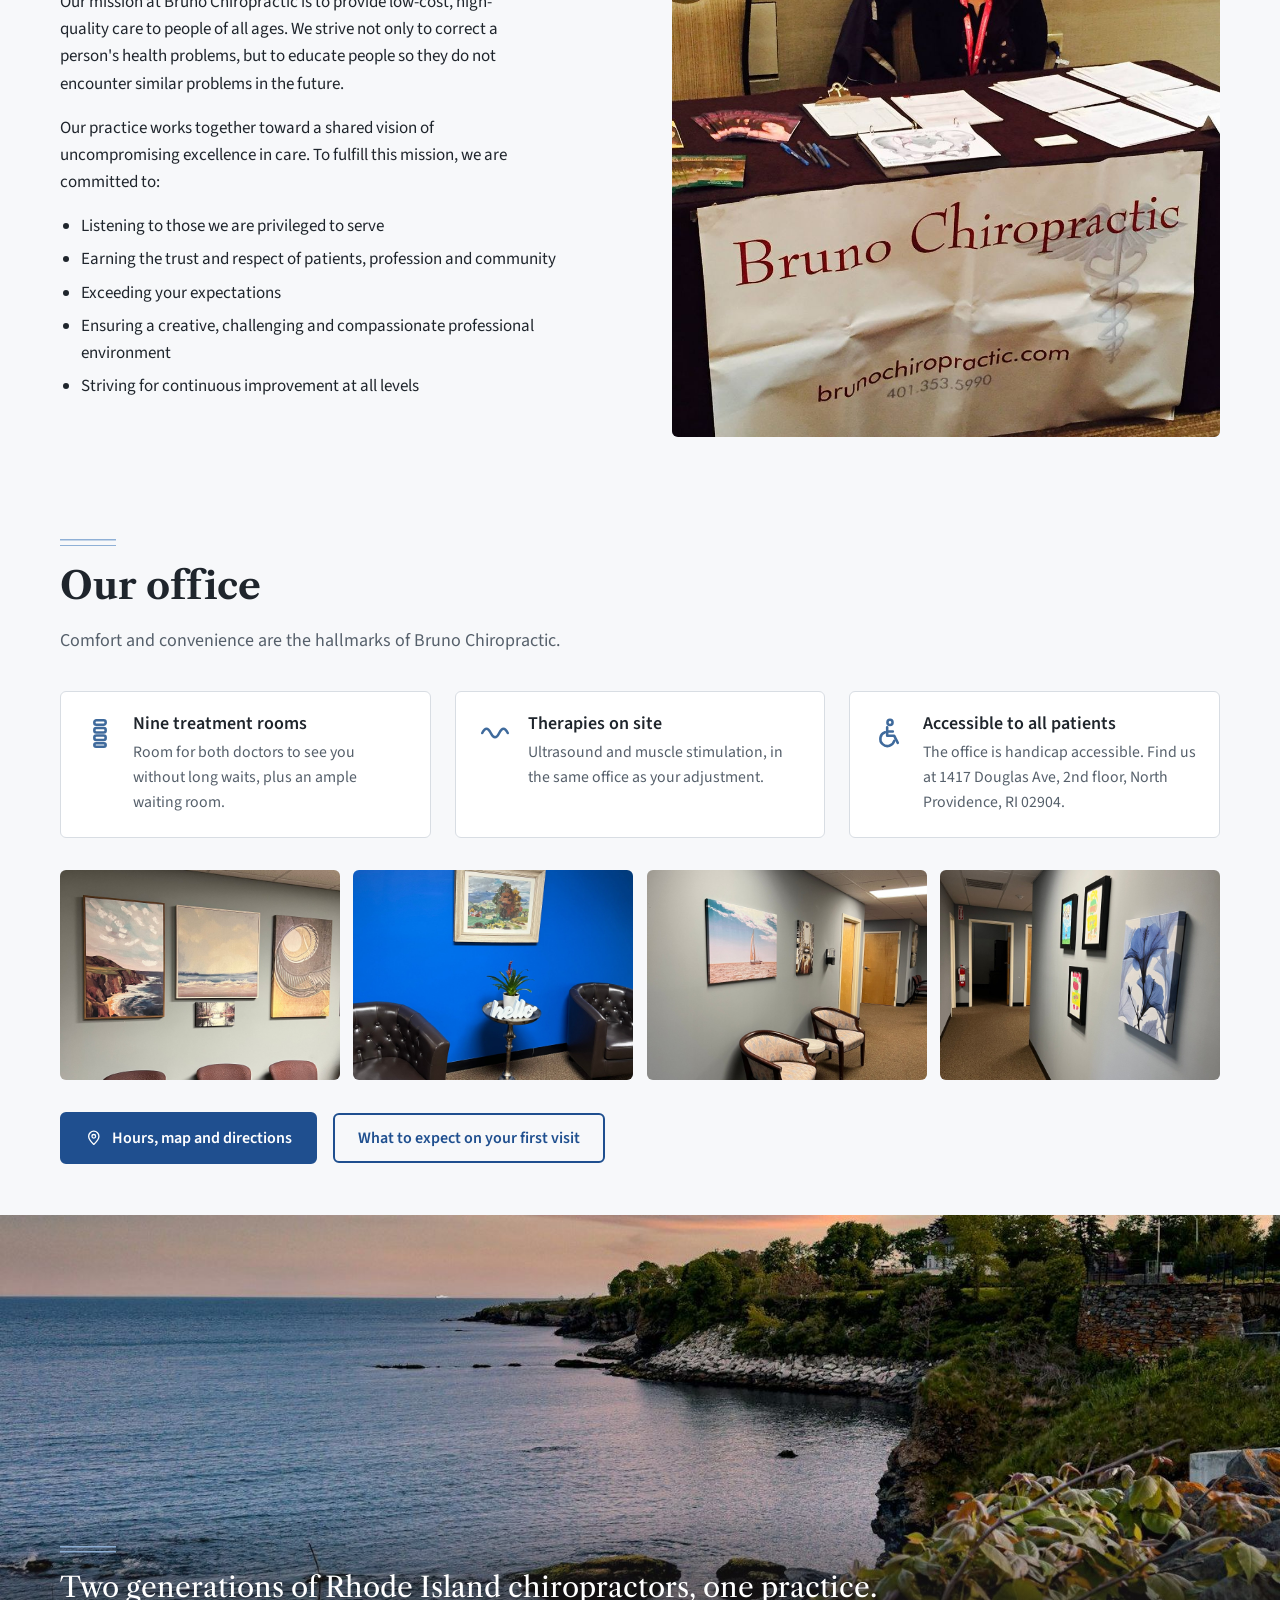
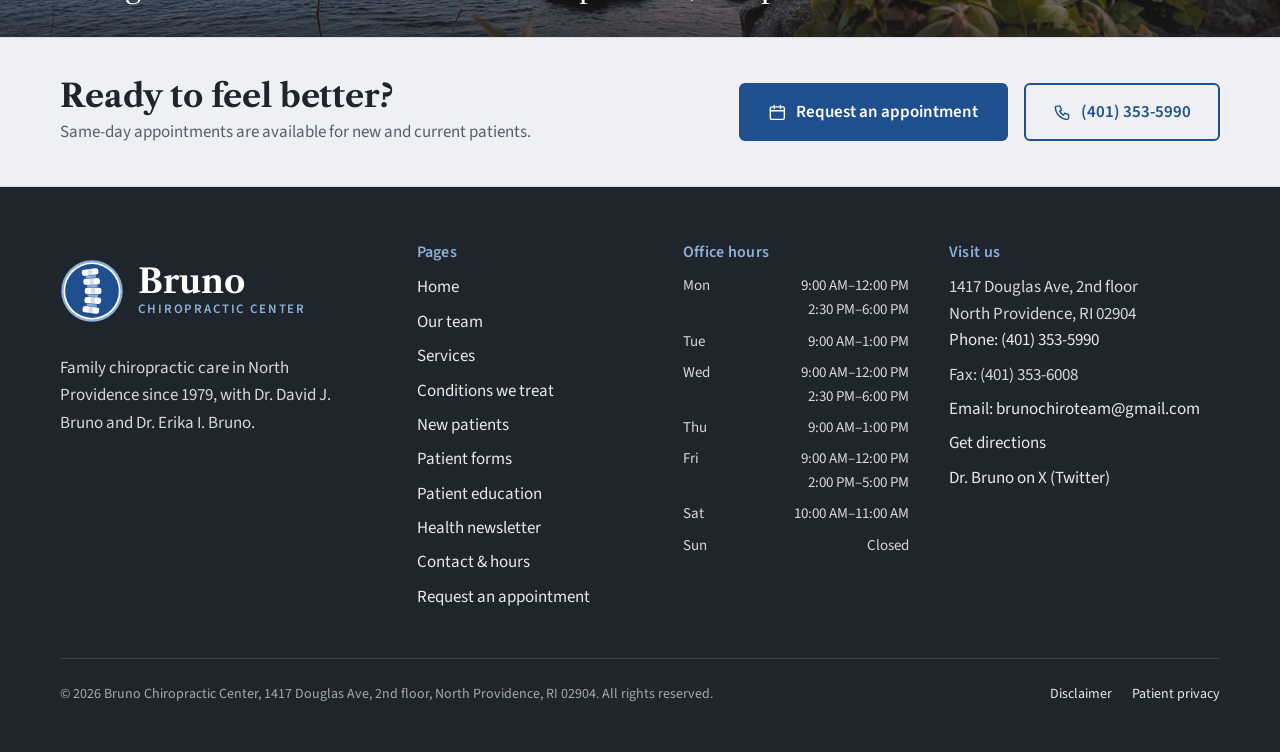
<file: about.html>
<!DOCTYPE html>
<html lang="en">
<head>
<meta charset="utf-8">
<meta name="viewport" content="width=device-width, initial-scale=1">
<title>Our Team | Bruno Chiropractic Center, North Providence, RI</title>
<meta name="description" content="Meet Dr. David J. Bruno, DC and Dr. Erika I. Bruno, DC, the chiropractors at Bruno Chiropractic Center in North Providence, Rhode Island, and the staff who support them.">
<meta property="og:title" content="Our Team | Bruno Chiropractic Center, North Providence, RI">
<meta property="og:description" content="Meet Dr. David J. Bruno, DC and Dr. Erika I. Bruno, DC, the chiropractors at Bruno Chiropractic Center in North Providence, Rhode Island, and the staff who support them.">
<meta property="og:type" content="website">
<meta name="theme-color" content="#1F4F8F">
<link rel="icon" href="favicon.ico" sizes="48x48">
<link rel="icon" href="favicon-192.png" type="image/png" sizes="192x192">
<link rel="icon" href="img/favicon.svg" type="image/svg+xml">
<link rel="apple-touch-icon" href="apple-touch-icon.png">
<link rel="canonical" href="https://brunochiropractic.com/about.html">
<link rel="preconnect" href="https://fonts.googleapis.com">
<link rel="preconnect" href="https://fonts.gstatic.com" crossorigin>
<link rel="stylesheet" href="https://fonts.googleapis.com/css2?family=Libre+Caslon+Text:ital,wght@0,400;0,700;1,400&family=Source+Sans+3:wght@400;600;700&display=swap">
<link rel="stylesheet" href="css/styles.css?v=652cbb54">

</head>
<body>

<a class="skip-link" href="#main">Skip to content</a>
<header class="site-header">
  <div class="container site-header__row">
    <a class="brand" href="index.html" aria-label="Bruno Chiropractic Center, home">
      <svg viewBox="0 0 100 100" class="brand__mark" aria-hidden="true" focusable="false"><g transform="translate(0,0) scale(1.0000)"><circle cx="50" cy="50" r="48" fill="#8FB0D6"/><circle cx="50" cy="50" r="44.5" fill="#FFFFFF"/><circle cx="50" cy="50" r="42" fill="#1F4F8F"/><g transform="translate(50,50) scale(1.18) translate(-50,-50)"><g transform="translate(47.5,25) rotate(-7)"><rect x="-11" y="-4.2" width="22" height="8.4" rx="3.4" fill="#FFFFFF"/><rect x="-3" y="-4.2" width="6" height="8.4" rx="1.6" fill="#1F4F8F" opacity="0.18"/></g><g transform="translate(49.5,37.5) rotate(-3)"><rect x="-11" y="-4.2" width="22" height="8.4" rx="3.4" fill="#FFFFFF"/><rect x="-3" y="-4.2" width="6" height="8.4" rx="1.6" fill="#1F4F8F" opacity="0.18"/></g><g transform="translate(51.5,50) rotate(0)"><rect x="-11" y="-4.2" width="22" height="8.4" rx="3.4" fill="#FFFFFF"/><rect x="-3" y="-4.2" width="6" height="8.4" rx="1.6" fill="#1F4F8F" opacity="0.18"/></g><g transform="translate(51.0,62.5) rotate(3)"><rect x="-11" y="-4.2" width="22" height="8.4" rx="3.4" fill="#FFFFFF"/><rect x="-3" y="-4.2" width="6" height="8.4" rx="1.6" fill="#1F4F8F" opacity="0.18"/></g><g transform="translate(48.5,75) rotate(7)"><rect x="-11" y="-4.2" width="22" height="8.4" rx="3.4" fill="#FFFFFF"/><rect x="-3" y="-4.2" width="6" height="8.4" rx="1.6" fill="#1F4F8F" opacity="0.18"/></g><g transform="translate(48.5,31.25) rotate(-5.0)"><rect x="-7" y="-1.5" width="14" height="3" rx="1.5" fill="#8FB0D6"/></g><g transform="translate(50.5,43.75) rotate(-1.5)"><rect x="-7" y="-1.5" width="14" height="3" rx="1.5" fill="#8FB0D6"/></g><g transform="translate(51.25,56.25) rotate(1.5)"><rect x="-7" y="-1.5" width="14" height="3" rx="1.5" fill="#8FB0D6"/></g><g transform="translate(49.75,68.75) rotate(5.0)"><rect x="-7" y="-1.5" width="14" height="3" rx="1.5" fill="#8FB0D6"/></g></g></g></svg>
      <span class="brand__text"><span class="brand__name">Bruno</span><span class="brand__sub">Chiropractic Center</span></span>
    </a>
    <nav id="site-nav" class="nav" aria-label="Main">
      <div class="nav__item"><a class="nav__link" href="index.html">Home</a></div><div class="nav__item nav__item--has-menu"><a class="nav__link" href="about.html" aria-current="page">Our Team<span class="nav__chev"><svg viewBox="0 0 24 24" fill="none" stroke="currentColor" stroke-width="1.8" stroke-linecap="round" stroke-linejoin="round" aria-hidden="true" focusable="false"><path d="m6 9 6 6 6-6"/></svg></span></a><div class="nav__menu" role="group" aria-label="Our Team sections"><a href="about.html#dr-david">Dr. David J. Bruno</a><a href="about.html#dr-erika">Dr. Erika I. Bruno</a><a href="about.html#staff">Our staff</a><a href="about.html#mission">Our mission</a><a href="about.html#office">Our office</a></div></div><div class="nav__item nav__item--has-menu"><a class="nav__link" href="services.html">Services<span class="nav__chev"><svg viewBox="0 0 24 24" fill="none" stroke="currentColor" stroke-width="1.8" stroke-linecap="round" stroke-linejoin="round" aria-hidden="true" focusable="false"><path d="m6 9 6 6 6-6"/></svg></span></a><div class="nav__menu" role="group" aria-label="Services sections"><a href="services.html#adjustments">Chiropractic adjustments</a><a href="services.html#therapies">Supporting therapies</a><a href="services.html#conditions">Conditions we treat</a></div></div><div class="nav__item nav__item--has-menu"><a class="nav__link" href="new-patients.html">New Patients<span class="nav__chev"><svg viewBox="0 0 24 24" fill="none" stroke="currentColor" stroke-width="1.8" stroke-linecap="round" stroke-linejoin="round" aria-hidden="true" focusable="false"><path d="m6 9 6 6 6-6"/></svg></span></a><div class="nav__menu" role="group" aria-label="New Patients sections"><a href="new-patients.html#expect">Your first visit</a><a href="new-patients.html#forms">Patient forms</a><a href="new-patients.html#policies">Payment &amp; insurance</a><a href="new-patients.html#faq">Common questions</a></div></div><div class="nav__item nav__item--has-menu"><a class="nav__link" href="patient-education.html">Patient Education<span class="nav__chev"><svg viewBox="0 0 24 24" fill="none" stroke="currentColor" stroke-width="1.8" stroke-linecap="round" stroke-linejoin="round" aria-hidden="true" focusable="false"><path d="m6 9 6 6 6-6"/></svg></span></a><div class="nav__menu" role="group" aria-label="Patient Education sections"><a href="patient-education.html#newsletter">Health newsletter</a><a href="patient-education.html#chiropractic">What is chiropractic?</a><a href="patient-education.html#pain">Where is your pain?</a><a href="patient-education.html#when">When to seek care</a><a href="patient-education.html#prevention">Everyday spine care</a><a href="patient-education.html#exercises">Gentle exercises</a><a href="patient-education.html#glossary">Glossary</a></div></div><div class="nav__item nav__item--has-menu"><a class="nav__link" href="contact.html">Contact &amp; Hours<span class="nav__chev"><svg viewBox="0 0 24 24" fill="none" stroke="currentColor" stroke-width="1.8" stroke-linecap="round" stroke-linejoin="round" aria-hidden="true" focusable="false"><path d="m6 9 6 6 6-6"/></svg></span></a><div class="nav__menu" role="group" aria-label="Contact &amp; Hours sections"><a href="contact.html#office-hours">Office hours</a><a href="contact.html#map">Map &amp; directions</a><a href="contact.html#appointment">Request an appointment</a><a href="mailto:brunochiroteam@gmail.com">Email the office</a></div></div>
      <div class="nav__extras">
        <a class="btn btn--primary" href="contact.html#appointment"><svg viewBox="0 0 24 24" fill="none" stroke="currentColor" stroke-width="1.8" stroke-linecap="round" stroke-linejoin="round" aria-hidden="true" focusable="false"><rect x="3" y="5" width="18" height="16" rx="2"/><path d="M3 10h18M8 3v4M16 3v4"/></svg> Request an appointment</a>
        <a class="nav__contact" href="tel:+14013535990"><svg viewBox="0 0 24 24" fill="none" stroke="currentColor" stroke-width="1.8" stroke-linecap="round" stroke-linejoin="round" aria-hidden="true" focusable="false"><path d="M5 4h4l2 5-2.5 1.5a11 11 0 0 0 5 5L15 13l5 2v4a2 2 0 0 1-2 2A16 16 0 0 1 3 6a2 2 0 0 1 2-2z"/></svg>(401) 353-5990</a>
        <a class="nav__contact" href="mailto:brunochiroteam@gmail.com"><svg viewBox="0 0 24 24" fill="none" stroke="currentColor" stroke-width="1.8" stroke-linecap="round" stroke-linejoin="round" aria-hidden="true" focusable="false"><rect x="3" y="5" width="18" height="14" rx="2"/><path d="m3 7 9 6 9-6"/></svg>brunochiroteam@gmail.com</a>
      </div>
    </nav>
    <div class="header-actions">
      <a class="btn btn--primary" href="contact.html#appointment">Request an appointment</a>
      <div class="header-contact">
        <a href="tel:+14013535990"><svg viewBox="0 0 24 24" fill="none" stroke="currentColor" stroke-width="1.8" stroke-linecap="round" stroke-linejoin="round" aria-hidden="true" focusable="false"><path d="M5 4h4l2 5-2.5 1.5a11 11 0 0 0 5 5L15 13l5 2v4a2 2 0 0 1-2 2A16 16 0 0 1 3 6a2 2 0 0 1 2-2z"/></svg><span>(401) 353-5990</span></a>
        <a href="mailto:brunochiroteam@gmail.com"><svg viewBox="0 0 24 24" fill="none" stroke="currentColor" stroke-width="1.8" stroke-linecap="round" stroke-linejoin="round" aria-hidden="true" focusable="false"><rect x="3" y="5" width="18" height="14" rx="2"/><path d="m3 7 9 6 9-6"/></svg><span>brunochiroteam@gmail.com</span></a>
      </div>
      <button class="nav-toggle" type="button" aria-expanded="false" aria-controls="site-nav" aria-label="Open menu"><svg viewBox="0 0 24 24" fill="none" stroke="currentColor" stroke-width="1.8" stroke-linecap="round" stroke-linejoin="round" aria-hidden="true" focusable="false"><path d="M4 7h16M4 12h16M4 17h16"/></svg><span class="nav-toggle__label">Menu</span></button>
    </div>
  </div>
  <nav class="quicknav" aria-label="Pages">
    <div class="container quicknav__inner"><a href="index.html">Home</a><a href="about.html" aria-current="page">Our Team</a><a href="services.html">Services</a><a href="new-patients.html">New Patients</a><a href="patient-education.html">Patient Education</a><a href="contact.html">Contact &amp; Hours</a></div>
  </nav>
</header>
<main id="main">

<section class="page-head">
  <div class="container page-head--photo">
    <div>
      <p class="crumbs"><a href="index.html">Home</a><span>/</span>Our team</p>
      <span class="rule"></span>
      <h1>Meet the doctors and staff</h1>
      <p class="lead">At Bruno Chiropractic we want you to feel at home. We offer the real-world experience and knowledge you expect from an effective chiropractic practice, along with a caring, responsive attitude that will put you at ease.</p>
    </div>
    <div class="photo photo--square"><img src="img/doctors-bruno.jpg" alt="Dr. David Bruno and Dr. Erika Bruno standing beside a chiropractic treatment table in their office"></div>
  </div>
</section>

<section class="section">
  <div class="container stack">
    <article class="doctor" id="dr-david">
      <div class="doctor__avatar"><img src="img/dr-david-bruno.jpg" alt="Dr. David J. Bruno"></div>
      <div>
        <h3>Dr. David J. Bruno, DC</h3>
        <p class="doctor__role">Chiropractor, private practice in North Providence since 1979</p>
        <ul class="credentials">
          <li>Doctor of Chiropractic, National College of Health Sciences, 1979</li>
          <li>BS in Biology, Providence College, 1975</li>
          <li>Advanced Activator Proficiency rated</li>
          <li>Past president, Chiropractic Society of Rhode Island</li>
          <li>Past chairman, Chiropractic Board of Examiners</li>
          <li>Member, Chiropractic Society of Rhode Island</li>
          <li>Member, American Chiropractic Association</li>
        </ul>
      </div>
    </article>
    <article class="doctor" id="dr-erika">
      <div class="doctor__avatar"><img src="img/dr-erika-bruno.jpg" alt="Dr. Erika I. Bruno"></div>
      <div>
        <h3>Dr. Erika I. Bruno, DC</h3>
        <p class="doctor__role">Chiropractor</p>
        <ul class="credentials">
          <li>Doctor of Chiropractic, National University of Health Sciences, 2014</li>
          <li>BA, Providence College, 2007</li>
          <li>Certified in McKenzie Technique, full spine</li>
          <li>Certified in RockTape</li>
          <li>Member, Chiropractic Society of Rhode Island</li>
        </ul>
      </div>
    </article>
    <div>
      <span class="rule"></span>
      <h2 id="staff">Our staff</h2>
      <div class="staff">
        <div class="staff__item"><strong>Linda MacNeill</strong><span>Chiropractic assistant</span></div>
      </div>
    </div>
  </div>
</section>

<section class="section section--ivory">
  <div class="container feature">
    <div class="feature__text">
      <span class="rule"></span>
      <h2 id="mission">Our mission</h2>
      <p>Our mission at Bruno Chiropractic is to provide low-cost, high-quality care to people of all ages. We strive not only to correct a person's health problems, but to educate people so they do not encounter similar problems in the future.</p>
      <p>Our practice works together toward a shared vision of uncompromising excellence in care. To fulfill this mission, we are committed to:</p>
      <ul>
        <li>Listening to those we are privileged to serve</li>
        <li>Earning the trust and respect of patients, profession and community</li>
        <li>Exceeding your expectations</li>
        <li>Ensuring a creative, challenging and compassionate professional environment</li>
        <li>Striving for continuous improvement at all levels</li>
      </ul>
    </div>
    <div class="feature__media"><div class="photo photo--square"><img src="img/dr-erika-event.jpg" alt="Dr. Erika Bruno at a Bruno Chiropractic table during a community health event" loading="lazy" style="object-position:50% 35%"></div></div>
  </div>
</section>

<section class="section">
  <div class="container">
    <div class="section-head">
      <span class="rule"></span>
      <h2 id="office">Our office</h2>
      <p>Comfort and convenience are the hallmarks of Bruno Chiropractic.</p>
    </div>
    <div class="grid grid--3">
      <div class="tile"><svg viewBox="0 0 24 24" fill="none" stroke="currentColor" stroke-width="1.8" stroke-linecap="round" stroke-linejoin="round" aria-hidden="true" focusable="false"><rect x="8" y="3" width="8" height="3.2" rx="1.4"/><rect x="8" y="8.4" width="8" height="3.2" rx="1.4"/><rect x="8" y="13.8" width="8" height="3.2" rx="1.4"/><rect x="8" y="19.2" width="8" height="2.5" rx="1.2"/></svg><div><h3>Nine treatment rooms</h3><p>Room for both doctors to see you without long waits, plus an ample waiting room.</p></div></div>
      <div class="tile"><svg viewBox="0 0 24 24" fill="none" stroke="currentColor" stroke-width="1.8" stroke-linecap="round" stroke-linejoin="round" aria-hidden="true" focusable="false"><path d="M3 12c2-4 4-4 6 0s4 4 6 0 4-4 6 0"/></svg><div><h3>Therapies on site</h3><p>Ultrasound and muscle stimulation, in the same office as your adjustment.</p></div></div>
      <div class="tile"><svg viewBox="0 0 24 24" fill="none" stroke="currentColor" stroke-width="1.8" stroke-linecap="round" stroke-linejoin="round" aria-hidden="true" focusable="false"><circle cx="12" cy="4.5" r="1.8"/><path d="M10 8v6h5l2.5 5M10 11h4"/><path d="M8.5 11.5a5 5 0 1 0 6.5 6"/></svg><div><h3>Accessible to all patients</h3><p>The office is handicap accessible. Find us at 1417 Douglas Ave, 2nd floor, North Providence, RI 02904.</p></div></div>
    </div>
    <div class="gallery mt-2">
      <div class="photo photo--4x3"><img src="img/office-waiting-room.jpg" alt="Waiting room with upholstered chairs beneath three coastal paintings" loading="lazy"></div>
      <div class="photo photo--4x3"><img src="img/office-lounge.jpg" alt="Seating area with leather club chairs against a bright blue wall and a hello sign" loading="lazy"></div>
      <div class="photo photo--4x3"><img src="img/office-hallway.jpg" alt="Hallway seating with a sailboat canvas on a soft blue-grey wall" loading="lazy"></div>
      <div class="photo photo--4x3"><img src="img/office-gallery-wall.jpg" alt="Hallway wall with framed children's drawings and a blue hibiscus print" loading="lazy"></div>
    </div>
    <div class="btn-row mt-2">
      <a class="btn btn--primary" href="contact.html"><svg viewBox="0 0 24 24" fill="none" stroke="currentColor" stroke-width="1.8" stroke-linecap="round" stroke-linejoin="round" aria-hidden="true" focusable="false"><path d="M12 21s7-6.2 7-11a7 7 0 1 0-14 0c0 4.8 7 11 7 11z"/><circle cx="12" cy="10" r="2.5"/></svg> Hours, map and directions</a>
      <a class="btn btn--outline" href="new-patients.html">What to expect on your first visit</a>
    </div>
  </div>
</section>

<section class="ri-band" aria-label="Rhode Island">
  <div class="photo photo--wide"><img src="img/stock-coast.jpg" alt="Rocky Rhode Island shoreline at sunset" loading="lazy" style="object-position:50% 55%"></div>
  <div class="ri-band__caption"><div class="container"><span class="rule rule--light"></span><p>Two generations of Rhode Island chiropractors, one practice.</p></div></div>
</section>

<section class="cta">
  <div class="container cta__inner">
    <div>
      <h2>Ready to feel better?</h2>
      <p>Same-day appointments are available for new and current patients.</p>
    </div>
    <div class="btn-row">
      <a class="btn btn--primary btn--lg" href="contact.html#appointment"><svg viewBox="0 0 24 24" fill="none" stroke="currentColor" stroke-width="1.8" stroke-linecap="round" stroke-linejoin="round" aria-hidden="true" focusable="false"><rect x="3" y="5" width="18" height="16" rx="2"/><path d="M3 10h18M8 3v4M16 3v4"/></svg> Request an appointment</a>
      <a class="btn btn--outline btn--lg" href="tel:+14013535990"><svg viewBox="0 0 24 24" fill="none" stroke="currentColor" stroke-width="1.8" stroke-linecap="round" stroke-linejoin="round" aria-hidden="true" focusable="false"><path d="M5 4h4l2 5-2.5 1.5a11 11 0 0 0 5 5L15 13l5 2v4a2 2 0 0 1-2 2A16 16 0 0 1 3 6a2 2 0 0 1 2-2z"/></svg> (401) 353-5990</a>
    </div>
  </div>
</section>

</main>

<footer class="site-footer">
  <div class="container">
    <div class="footer__grid">
      <div class="footer__brand">
        <a class="brand" href="index.html" aria-label="Bruno Chiropractic Center, home">
          <svg viewBox="0 0 100 100" class="brand__mark" aria-hidden="true" focusable="false"><g transform="translate(0,0) scale(1.0000)"><circle cx="50" cy="50" r="48" fill="#8FB0D6"/><circle cx="50" cy="50" r="44.5" fill="#FFFFFF"/><circle cx="50" cy="50" r="42" fill="#1F4F8F"/><g transform="translate(50,50) scale(1.18) translate(-50,-50)"><g transform="translate(47.5,25) rotate(-7)"><rect x="-11" y="-4.2" width="22" height="8.4" rx="3.4" fill="#FFFFFF"/><rect x="-3" y="-4.2" width="6" height="8.4" rx="1.6" fill="#1F4F8F" opacity="0.18"/></g><g transform="translate(49.5,37.5) rotate(-3)"><rect x="-11" y="-4.2" width="22" height="8.4" rx="3.4" fill="#FFFFFF"/><rect x="-3" y="-4.2" width="6" height="8.4" rx="1.6" fill="#1F4F8F" opacity="0.18"/></g><g transform="translate(51.5,50) rotate(0)"><rect x="-11" y="-4.2" width="22" height="8.4" rx="3.4" fill="#FFFFFF"/><rect x="-3" y="-4.2" width="6" height="8.4" rx="1.6" fill="#1F4F8F" opacity="0.18"/></g><g transform="translate(51.0,62.5) rotate(3)"><rect x="-11" y="-4.2" width="22" height="8.4" rx="3.4" fill="#FFFFFF"/><rect x="-3" y="-4.2" width="6" height="8.4" rx="1.6" fill="#1F4F8F" opacity="0.18"/></g><g transform="translate(48.5,75) rotate(7)"><rect x="-11" y="-4.2" width="22" height="8.4" rx="3.4" fill="#FFFFFF"/><rect x="-3" y="-4.2" width="6" height="8.4" rx="1.6" fill="#1F4F8F" opacity="0.18"/></g><g transform="translate(48.5,31.25) rotate(-5.0)"><rect x="-7" y="-1.5" width="14" height="3" rx="1.5" fill="#8FB0D6"/></g><g transform="translate(50.5,43.75) rotate(-1.5)"><rect x="-7" y="-1.5" width="14" height="3" rx="1.5" fill="#8FB0D6"/></g><g transform="translate(51.25,56.25) rotate(1.5)"><rect x="-7" y="-1.5" width="14" height="3" rx="1.5" fill="#8FB0D6"/></g><g transform="translate(49.75,68.75) rotate(5.0)"><rect x="-7" y="-1.5" width="14" height="3" rx="1.5" fill="#8FB0D6"/></g></g></g></svg>
          <span class="brand__text"><span class="brand__name">Bruno</span><span class="brand__sub">Chiropractic Center</span></span>
        </a>
        <p>Family chiropractic care in North Providence since 1979, with Dr. David J. Bruno and Dr. Erika I. Bruno.</p>
      </div>
      <div>
        <h4>Pages</h4>
        <ul>
          <li><a href="index.html">Home</a></li>
          <li><a href="about.html">Our team</a></li>
          <li><a href="services.html">Services</a></li>
          <li><a href="services.html#conditions">Conditions we treat</a></li>
          <li><a href="new-patients.html">New patients</a></li>
          <li><a href="new-patients.html#forms">Patient forms</a></li>
          <li><a href="patient-education.html">Patient education</a></li>
          <li><a href="patient-education.html#newsletter">Health newsletter</a></li>
          <li><a href="contact.html">Contact &amp; hours</a></li>
          <li><a href="contact.html#appointment">Request an appointment</a></li>
        </ul>
      </div>
      <div>
        <h4>Office hours</h4>
        <ul class="footer__hours"><li><span>Mon</span><span>9:00 AM–12:00 PM<br>2:30 PM–6:00 PM</span></li><li><span>Tue</span><span>9:00 AM–1:00 PM</span></li><li><span>Wed</span><span>9:00 AM–12:00 PM<br>2:30 PM–6:00 PM</span></li><li><span>Thu</span><span>9:00 AM–1:00 PM</span></li><li><span>Fri</span><span>9:00 AM–12:00 PM<br>2:00 PM–5:00 PM</span></li><li><span>Sat</span><span>10:00 AM–11:00 AM</span></li><li><span>Sun</span><span>Closed</span></li></ul>
      </div>
      <div>
        <h4>Visit us</h4>
        <address class="address">1417 Douglas Ave, 2nd floor<br>North Providence, RI 02904</address>
        <ul class="mt-1">
          <li><a href="tel:+14013535990">Phone: (401) 353-5990</a></li>
          <li>Fax: (401) 353-6008</li>
          <li><a href="mailto:brunochiroteam@gmail.com">Email: brunochiroteam@gmail.com</a></li>
          <li><a href="https://www.google.com/maps/dir/?api=1&destination=1417+Douglas+Ave,+North+Providence,+RI+02904" rel="noopener">Get directions</a></li>
          <li><a href="https://twitter.com/DavidBrunoDC" rel="noopener">Dr. Bruno on X (Twitter)</a></li>
        </ul>
      </div>
    </div>
    <div class="footer__meta">
      <p>© <span data-year>2026</span> Bruno Chiropractic Center, 1417 Douglas Ave, 2nd floor, North Providence, RI 02904. All rights reserved.</p>
      <ul>
        <li><a href="legal.html#disclaimer">Disclaimer</a></li>
        <li><a href="legal.html#privacy">Patient privacy</a></li>
      </ul>
    </div>
  </div>
</footer>
<div class="callbar">
  <a class="btn btn--outline" href="tel:+14013535990"><svg viewBox="0 0 24 24" fill="none" stroke="currentColor" stroke-width="1.8" stroke-linecap="round" stroke-linejoin="round" aria-hidden="true" focusable="false"><path d="M5 4h4l2 5-2.5 1.5a11 11 0 0 0 5 5L15 13l5 2v4a2 2 0 0 1-2 2A16 16 0 0 1 3 6a2 2 0 0 1 2-2z"/></svg> Call</a>
  <a class="btn btn--primary" href="contact.html#appointment">Request appointment</a>
</div>
<script src="js/main.js?v=652cbb54"></script>
</body>
</html>
</file>
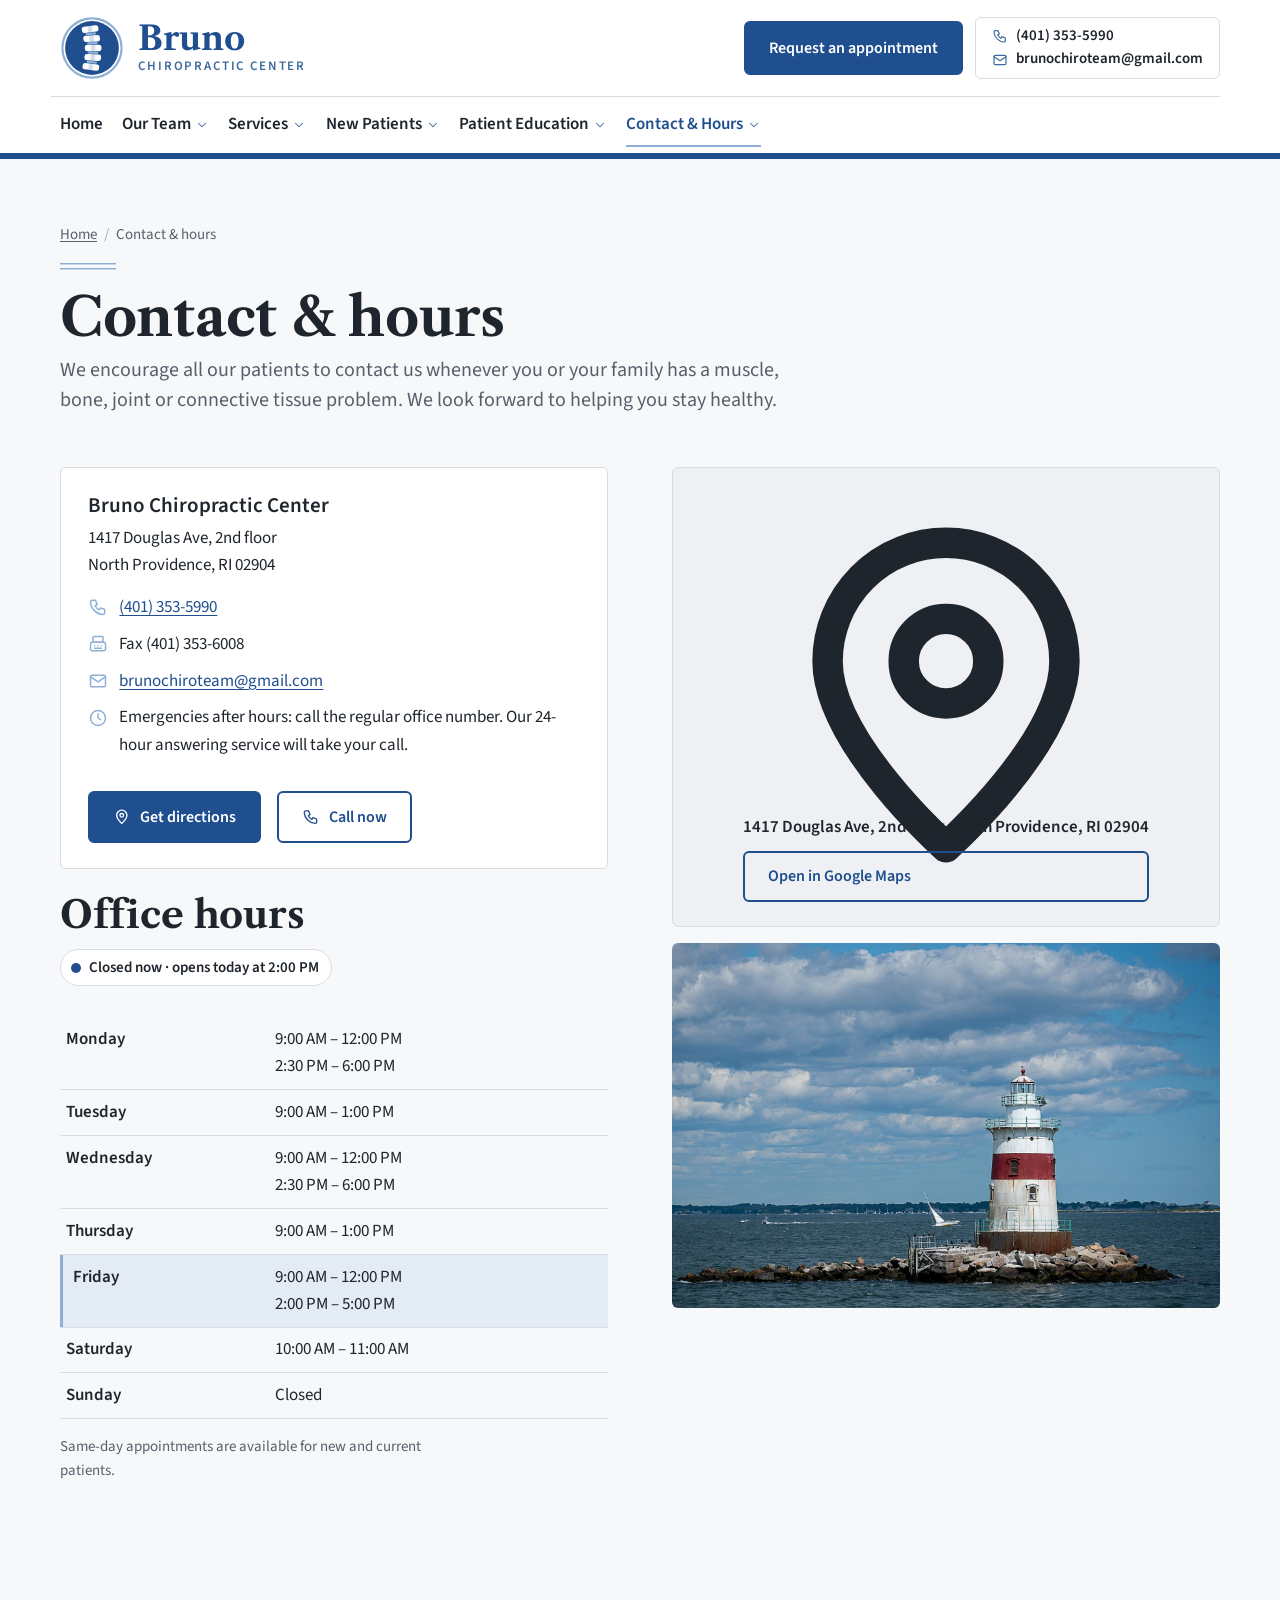
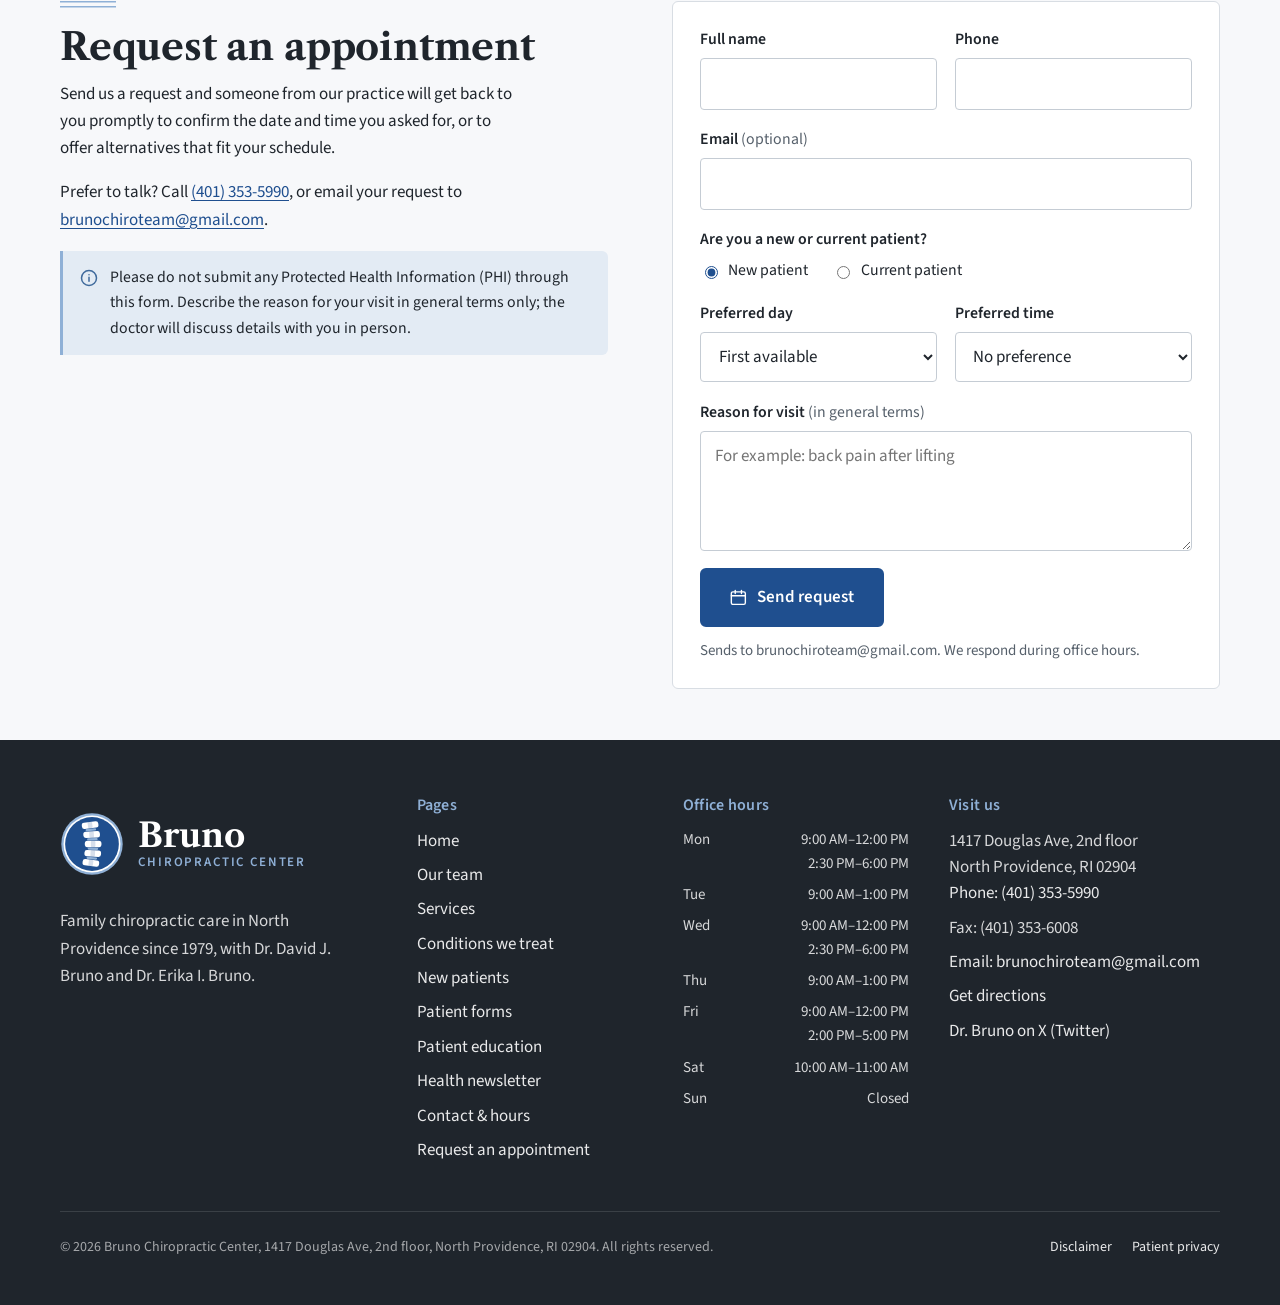
<file: contact.html>
<!DOCTYPE html>
<html lang="en">
<head>
<meta charset="utf-8">
<meta name="viewport" content="width=device-width, initial-scale=1">
<title>Contact & Hours | Bruno Chiropractic Center, North Providence, RI</title>
<meta name="description" content="Bruno Chiropractic Center, 1417 Douglas Ave, 2nd floor, North Providence, RI 02904. Phone (401) 353-5990. Office hours, map, directions and online appointment requests.">
<meta property="og:title" content="Contact & Hours | Bruno Chiropractic Center, North Providence, RI">
<meta property="og:description" content="Bruno Chiropractic Center, 1417 Douglas Ave, 2nd floor, North Providence, RI 02904. Phone (401) 353-5990. Office hours, map, directions and online appointment requests.">
<meta property="og:type" content="website">
<meta name="theme-color" content="#1F4F8F">
<link rel="icon" href="favicon.ico" sizes="48x48">
<link rel="icon" href="favicon-192.png" type="image/png" sizes="192x192">
<link rel="icon" href="img/favicon.svg" type="image/svg+xml">
<link rel="apple-touch-icon" href="apple-touch-icon.png">
<link rel="canonical" href="https://brunochiropractic.com/contact.html">
<link rel="preconnect" href="https://fonts.googleapis.com">
<link rel="preconnect" href="https://fonts.gstatic.com" crossorigin>
<link rel="stylesheet" href="https://fonts.googleapis.com/css2?family=Libre+Caslon+Text:ital,wght@0,400;0,700;1,400&family=Source+Sans+3:wght@400;600;700&display=swap">
<link rel="stylesheet" href="css/styles.css?v=652cbb54">

</head>
<body>

<a class="skip-link" href="#main">Skip to content</a>
<header class="site-header">
  <div class="container site-header__row">
    <a class="brand" href="index.html" aria-label="Bruno Chiropractic Center, home">
      <svg viewBox="0 0 100 100" class="brand__mark" aria-hidden="true" focusable="false"><g transform="translate(0,0) scale(1.0000)"><circle cx="50" cy="50" r="48" fill="#8FB0D6"/><circle cx="50" cy="50" r="44.5" fill="#FFFFFF"/><circle cx="50" cy="50" r="42" fill="#1F4F8F"/><g transform="translate(50,50) scale(1.18) translate(-50,-50)"><g transform="translate(47.5,25) rotate(-7)"><rect x="-11" y="-4.2" width="22" height="8.4" rx="3.4" fill="#FFFFFF"/><rect x="-3" y="-4.2" width="6" height="8.4" rx="1.6" fill="#1F4F8F" opacity="0.18"/></g><g transform="translate(49.5,37.5) rotate(-3)"><rect x="-11" y="-4.2" width="22" height="8.4" rx="3.4" fill="#FFFFFF"/><rect x="-3" y="-4.2" width="6" height="8.4" rx="1.6" fill="#1F4F8F" opacity="0.18"/></g><g transform="translate(51.5,50) rotate(0)"><rect x="-11" y="-4.2" width="22" height="8.4" rx="3.4" fill="#FFFFFF"/><rect x="-3" y="-4.2" width="6" height="8.4" rx="1.6" fill="#1F4F8F" opacity="0.18"/></g><g transform="translate(51.0,62.5) rotate(3)"><rect x="-11" y="-4.2" width="22" height="8.4" rx="3.4" fill="#FFFFFF"/><rect x="-3" y="-4.2" width="6" height="8.4" rx="1.6" fill="#1F4F8F" opacity="0.18"/></g><g transform="translate(48.5,75) rotate(7)"><rect x="-11" y="-4.2" width="22" height="8.4" rx="3.4" fill="#FFFFFF"/><rect x="-3" y="-4.2" width="6" height="8.4" rx="1.6" fill="#1F4F8F" opacity="0.18"/></g><g transform="translate(48.5,31.25) rotate(-5.0)"><rect x="-7" y="-1.5" width="14" height="3" rx="1.5" fill="#8FB0D6"/></g><g transform="translate(50.5,43.75) rotate(-1.5)"><rect x="-7" y="-1.5" width="14" height="3" rx="1.5" fill="#8FB0D6"/></g><g transform="translate(51.25,56.25) rotate(1.5)"><rect x="-7" y="-1.5" width="14" height="3" rx="1.5" fill="#8FB0D6"/></g><g transform="translate(49.75,68.75) rotate(5.0)"><rect x="-7" y="-1.5" width="14" height="3" rx="1.5" fill="#8FB0D6"/></g></g></g></svg>
      <span class="brand__text"><span class="brand__name">Bruno</span><span class="brand__sub">Chiropractic Center</span></span>
    </a>
    <nav id="site-nav" class="nav" aria-label="Main">
      <div class="nav__item"><a class="nav__link" href="index.html">Home</a></div><div class="nav__item nav__item--has-menu"><a class="nav__link" href="about.html">Our Team<span class="nav__chev"><svg viewBox="0 0 24 24" fill="none" stroke="currentColor" stroke-width="1.8" stroke-linecap="round" stroke-linejoin="round" aria-hidden="true" focusable="false"><path d="m6 9 6 6 6-6"/></svg></span></a><div class="nav__menu" role="group" aria-label="Our Team sections"><a href="about.html#dr-david">Dr. David J. Bruno</a><a href="about.html#dr-erika">Dr. Erika I. Bruno</a><a href="about.html#staff">Our staff</a><a href="about.html#mission">Our mission</a><a href="about.html#office">Our office</a></div></div><div class="nav__item nav__item--has-menu"><a class="nav__link" href="services.html">Services<span class="nav__chev"><svg viewBox="0 0 24 24" fill="none" stroke="currentColor" stroke-width="1.8" stroke-linecap="round" stroke-linejoin="round" aria-hidden="true" focusable="false"><path d="m6 9 6 6 6-6"/></svg></span></a><div class="nav__menu" role="group" aria-label="Services sections"><a href="services.html#adjustments">Chiropractic adjustments</a><a href="services.html#therapies">Supporting therapies</a><a href="services.html#conditions">Conditions we treat</a></div></div><div class="nav__item nav__item--has-menu"><a class="nav__link" href="new-patients.html">New Patients<span class="nav__chev"><svg viewBox="0 0 24 24" fill="none" stroke="currentColor" stroke-width="1.8" stroke-linecap="round" stroke-linejoin="round" aria-hidden="true" focusable="false"><path d="m6 9 6 6 6-6"/></svg></span></a><div class="nav__menu" role="group" aria-label="New Patients sections"><a href="new-patients.html#expect">Your first visit</a><a href="new-patients.html#forms">Patient forms</a><a href="new-patients.html#policies">Payment &amp; insurance</a><a href="new-patients.html#faq">Common questions</a></div></div><div class="nav__item nav__item--has-menu"><a class="nav__link" href="patient-education.html">Patient Education<span class="nav__chev"><svg viewBox="0 0 24 24" fill="none" stroke="currentColor" stroke-width="1.8" stroke-linecap="round" stroke-linejoin="round" aria-hidden="true" focusable="false"><path d="m6 9 6 6 6-6"/></svg></span></a><div class="nav__menu" role="group" aria-label="Patient Education sections"><a href="patient-education.html#newsletter">Health newsletter</a><a href="patient-education.html#chiropractic">What is chiropractic?</a><a href="patient-education.html#pain">Where is your pain?</a><a href="patient-education.html#when">When to seek care</a><a href="patient-education.html#prevention">Everyday spine care</a><a href="patient-education.html#exercises">Gentle exercises</a><a href="patient-education.html#glossary">Glossary</a></div></div><div class="nav__item nav__item--has-menu"><a class="nav__link" href="contact.html" aria-current="page">Contact &amp; Hours<span class="nav__chev"><svg viewBox="0 0 24 24" fill="none" stroke="currentColor" stroke-width="1.8" stroke-linecap="round" stroke-linejoin="round" aria-hidden="true" focusable="false"><path d="m6 9 6 6 6-6"/></svg></span></a><div class="nav__menu" role="group" aria-label="Contact &amp; Hours sections"><a href="contact.html#office-hours">Office hours</a><a href="contact.html#map">Map &amp; directions</a><a href="contact.html#appointment">Request an appointment</a><a href="mailto:brunochiroteam@gmail.com">Email the office</a></div></div>
      <div class="nav__extras">
        <a class="btn btn--primary" href="contact.html#appointment"><svg viewBox="0 0 24 24" fill="none" stroke="currentColor" stroke-width="1.8" stroke-linecap="round" stroke-linejoin="round" aria-hidden="true" focusable="false"><rect x="3" y="5" width="18" height="16" rx="2"/><path d="M3 10h18M8 3v4M16 3v4"/></svg> Request an appointment</a>
        <a class="nav__contact" href="tel:+14013535990"><svg viewBox="0 0 24 24" fill="none" stroke="currentColor" stroke-width="1.8" stroke-linecap="round" stroke-linejoin="round" aria-hidden="true" focusable="false"><path d="M5 4h4l2 5-2.5 1.5a11 11 0 0 0 5 5L15 13l5 2v4a2 2 0 0 1-2 2A16 16 0 0 1 3 6a2 2 0 0 1 2-2z"/></svg>(401) 353-5990</a>
        <a class="nav__contact" href="mailto:brunochiroteam@gmail.com"><svg viewBox="0 0 24 24" fill="none" stroke="currentColor" stroke-width="1.8" stroke-linecap="round" stroke-linejoin="round" aria-hidden="true" focusable="false"><rect x="3" y="5" width="18" height="14" rx="2"/><path d="m3 7 9 6 9-6"/></svg>brunochiroteam@gmail.com</a>
      </div>
    </nav>
    <div class="header-actions">
      <a class="btn btn--primary" href="contact.html#appointment">Request an appointment</a>
      <div class="header-contact">
        <a href="tel:+14013535990"><svg viewBox="0 0 24 24" fill="none" stroke="currentColor" stroke-width="1.8" stroke-linecap="round" stroke-linejoin="round" aria-hidden="true" focusable="false"><path d="M5 4h4l2 5-2.5 1.5a11 11 0 0 0 5 5L15 13l5 2v4a2 2 0 0 1-2 2A16 16 0 0 1 3 6a2 2 0 0 1 2-2z"/></svg><span>(401) 353-5990</span></a>
        <a href="mailto:brunochiroteam@gmail.com"><svg viewBox="0 0 24 24" fill="none" stroke="currentColor" stroke-width="1.8" stroke-linecap="round" stroke-linejoin="round" aria-hidden="true" focusable="false"><rect x="3" y="5" width="18" height="14" rx="2"/><path d="m3 7 9 6 9-6"/></svg><span>brunochiroteam@gmail.com</span></a>
      </div>
      <button class="nav-toggle" type="button" aria-expanded="false" aria-controls="site-nav" aria-label="Open menu"><svg viewBox="0 0 24 24" fill="none" stroke="currentColor" stroke-width="1.8" stroke-linecap="round" stroke-linejoin="round" aria-hidden="true" focusable="false"><path d="M4 7h16M4 12h16M4 17h16"/></svg><span class="nav-toggle__label">Menu</span></button>
    </div>
  </div>
  <nav class="quicknav" aria-label="Pages">
    <div class="container quicknav__inner"><a href="index.html">Home</a><a href="about.html">Our Team</a><a href="services.html">Services</a><a href="new-patients.html">New Patients</a><a href="patient-education.html">Patient Education</a><a href="contact.html" aria-current="page">Contact &amp; Hours</a></div>
  </nav>
</header>
<main id="main">

<section class="page-head">
  <div class="container">
    <p class="crumbs"><a href="index.html">Home</a><span>/</span>Contact &amp; hours</p>
    <span class="rule"></span>
    <h1>Contact &amp; hours</h1>
    <p class="lead">We encourage all our patients to contact us whenever you or your family has a muscle, bone, joint or connective tissue problem. We look forward to helping you stay healthy.</p>
  </div>
</section>

<section class="section">
  <div class="container feature feature--stretch">
    <div class="feature__text stack">
      <div class="panel panel--gold">
        <h3>Bruno Chiropractic Center</h3>
        <address class="address">1417 Douglas Ave, 2nd floor<br>North Providence, RI 02904</address>
        <ul class="contact-list">
          <li><svg viewBox="0 0 24 24" fill="none" stroke="currentColor" stroke-width="1.8" stroke-linecap="round" stroke-linejoin="round" aria-hidden="true" focusable="false"><path d="M5 4h4l2 5-2.5 1.5a11 11 0 0 0 5 5L15 13l5 2v4a2 2 0 0 1-2 2A16 16 0 0 1 3 6a2 2 0 0 1 2-2z"/></svg><span><a href="tel:+14013535990">(401) 353-5990</a></span></li>
          <li><svg viewBox="0 0 24 24" fill="none" stroke="currentColor" stroke-width="1.8" stroke-linecap="round" stroke-linejoin="round" aria-hidden="true" focusable="false"><rect x="6" y="3" width="12" height="7" rx="1"/><rect x="3" y="10" width="18" height="10" rx="2"/><path d="M8 14h.01M12 14h.01M16 14h.01M8 17h8"/></svg><span>Fax (401) 353-6008</span></li>
        <li><svg viewBox="0 0 24 24" fill="none" stroke="currentColor" stroke-width="1.8" stroke-linecap="round" stroke-linejoin="round" aria-hidden="true" focusable="false"><rect x="3" y="5" width="18" height="14" rx="2"/><path d="m3 7 9 6 9-6"/></svg><span><a href="mailto:brunochiroteam@gmail.com">brunochiroteam@gmail.com</a></span></li>
          <li><svg viewBox="0 0 24 24" fill="none" stroke="currentColor" stroke-width="1.8" stroke-linecap="round" stroke-linejoin="round" aria-hidden="true" focusable="false"><circle cx="12" cy="12" r="9"/><path d="M12 7v5l3 2"/></svg><span>Emergencies after hours: call the regular office number. Our 24-hour answering service will take your call.</span></li>
        </ul>
        <div class="btn-row mt-2">
          <a class="btn btn--primary" href="https://www.google.com/maps/dir/?api=1&destination=1417+Douglas+Ave,+North+Providence,+RI+02904" rel="noopener"><svg viewBox="0 0 24 24" fill="none" stroke="currentColor" stroke-width="1.8" stroke-linecap="round" stroke-linejoin="round" aria-hidden="true" focusable="false"><path d="M12 21s7-6.2 7-11a7 7 0 1 0-14 0c0 4.8 7 11 7 11z"/><circle cx="12" cy="10" r="2.5"/></svg> Get directions</a>
          <a class="btn btn--outline" href="tel:+14013535990"><svg viewBox="0 0 24 24" fill="none" stroke="currentColor" stroke-width="1.8" stroke-linecap="round" stroke-linejoin="round" aria-hidden="true" focusable="false"><path d="M5 4h4l2 5-2.5 1.5a11 11 0 0 0 5 5L15 13l5 2v4a2 2 0 0 1-2 2A16 16 0 0 1 3 6a2 2 0 0 1 2-2z"/></svg> Call now</a>
        </div>
      </div>
      <div>
        <h2 id="office-hours">Office hours</h2>
        <p class="open-pill" data-open-pill="hours-contact" hidden></p>
        <div class="mt-1"><table class="hours" id="hours-contact"><caption class="visually-hidden">Office hours</caption><tbody><tr data-day="1" data-ranges="09:00-12:00,14:30-18:00"><th scope="row">Monday</th><td><span class="split">9:00 AM – 12:00 PM</span><span class="split">2:30 PM – 6:00 PM</span></td></tr><tr data-day="2" data-ranges="09:00-13:00"><th scope="row">Tuesday</th><td><span class="split">9:00 AM – 1:00 PM</span></td></tr><tr data-day="3" data-ranges="09:00-12:00,14:30-18:00"><th scope="row">Wednesday</th><td><span class="split">9:00 AM – 12:00 PM</span><span class="split">2:30 PM – 6:00 PM</span></td></tr><tr data-day="4" data-ranges="09:00-13:00"><th scope="row">Thursday</th><td><span class="split">9:00 AM – 1:00 PM</span></td></tr><tr data-day="5" data-ranges="09:00-12:00,14:00-17:00"><th scope="row">Friday</th><td><span class="split">9:00 AM – 12:00 PM</span><span class="split">2:00 PM – 5:00 PM</span></td></tr><tr data-day="6" data-ranges="10:00-11:00"><th scope="row">Saturday</th><td><span class="split">10:00 AM – 11:00 AM</span></td></tr><tr data-day="0" data-ranges=""><th scope="row">Sunday</th><td><span class="split">Closed</span></td></tr></tbody></table></div>
        <p class="small muted mt-1">Same-day appointments are available for new and current patients.</p>
      </div>
    </div>
    <div class="feature__media">
      <div class="map" id="map">
        <div class="map__fallback">
          <svg viewBox="0 0 24 24" fill="none" stroke="currentColor" stroke-width="1.8" stroke-linecap="round" stroke-linejoin="round" aria-hidden="true" focusable="false"><path d="M12 21s7-6.2 7-11a7 7 0 1 0-14 0c0 4.8 7 11 7 11z"/><circle cx="12" cy="10" r="2.5"/></svg>
          <strong>1417 Douglas Ave, 2nd floor, North Providence, RI 02904</strong>
          <a class="btn btn--outline" href="https://www.google.com/maps/dir/?api=1&destination=1417+Douglas+Ave,+North+Providence,+RI+02904" rel="noopener">Open in Google Maps</a>
        </div>
        <iframe title="Map showing Bruno Chiropractic Center at 1417 Douglas Ave, 2nd floor, North Providence, RI 02904" src="https://www.google.com/maps?q=1417+Douglas+Ave,+North+Providence,+RI+02904&output=embed" loading="lazy" referrerpolicy="no-referrer-when-downgrade" allowfullscreen></iframe>
      </div>
      <div class="mt-1"><div class="photo photo--3x2"><img src="img/stock-lighthouse.jpg" alt="Red and white lighthouse on a Rhode Island pier" loading="lazy"></div></div>
    </div>
  </div>
</section>

<section class="section section--ivory" id="appointment">
  <div class="container feature" style="align-items: start">
    <div class="feature__text">
      <span class="rule"></span>
      <h2>Request an appointment</h2>
      <p>Send us a request and someone from our practice will get back to you promptly to confirm the date and time you asked for, or to offer alternatives that fit your schedule.</p>
      <p>Prefer to talk? Call <a href="tel:+14013535990">(401) 353-5990</a>, or email your request to <a href="mailto:brunochiroteam@gmail.com?subject=Appointment%20request">brunochiroteam@gmail.com</a>.</p>
      <div class="note"><svg viewBox="0 0 24 24" fill="none" stroke="currentColor" stroke-width="1.8" stroke-linecap="round" stroke-linejoin="round" aria-hidden="true" focusable="false"><circle cx="12" cy="12" r="9"/><path d="M12 11v5M12 8h.01"/></svg><p>Please do not submit any Protected Health Information (PHI) through this form. Describe the reason for your visit in general terms only; the doctor will discuss details with you in person.</p></div>
    </div>
    <div class="feature__media">
      <form class="form panel" action="https://formsubmit.co/brunochiroteam@gmail.com" method="post" data-ajax="https://formsubmit.co/ajax/brunochiroteam@gmail.com" data-mail-form>
        <input type="hidden" name="_subject" value="New appointment request from the website">
        <input type="hidden" name="_template" value="table">
        <input type="text" name="_honey" class="visually-hidden" tabindex="-1" autocomplete="off" aria-hidden="true">
        <div class="form__row">
          <div class="field"><label for="f-name">Full name</label><input id="f-name" name="name" type="text" autocomplete="name" required></div>
          <div class="field"><label for="f-phone">Phone</label><input id="f-phone" name="phone" type="tel" autocomplete="tel" required></div>
        </div>
        <div class="field"><label for="f-email">Email <span class="opt">(optional)</span></label><input id="f-email" name="email" type="email" autocomplete="email"></div>
        <fieldset class="field" style="border:0;padding:0;margin:0">
          <legend style="font-weight:600;font-size:0.9875rem;padding:0;margin-bottom:0.35rem">Are you a new or current patient?</legend>
          <div class="radio-row">
            <label><input type="radio" name="patient" value="New patient" checked> New patient</label>
            <label><input type="radio" name="patient" value="Current patient"> Current patient</label>
          </div>
        </fieldset>
        <div class="form__row">
          <div class="field"><label for="f-day">Preferred day</label>
            <select id="f-day" name="preferred_day">
              <option>First available</option><option>Monday</option><option>Tuesday</option><option>Wednesday</option><option>Thursday</option><option>Friday</option><option>Saturday</option>
            </select></div>
          <div class="field"><label for="f-time">Preferred time</label>
            <select id="f-time" name="preferred_time">
              <option>No preference</option><option>Morning</option><option>Afternoon</option><option>Late afternoon (after 4 PM)</option>
            </select></div>
        </div>
        <div class="field"><label for="f-msg">Reason for visit <span class="opt">(in general terms)</span></label><textarea id="f-msg" name="message" placeholder="For example: back pain after lifting"></textarea></div>
        <p class="form__status" role="status" tabindex="-1" hidden></p>
        <p class="form__fallback" hidden><a class="btn btn--outline" href="mailto:brunochiroteam@gmail.com?subject=Appointment%20request"><svg viewBox="0 0 24 24" fill="none" stroke="currentColor" stroke-width="1.8" stroke-linecap="round" stroke-linejoin="round" aria-hidden="true" focusable="false"><rect x="3" y="5" width="18" height="14" rx="2"/><path d="m3 7 9 6 9-6"/></svg> Send by email instead</a><span class="small muted">Opens your email app with your request filled in.</span></p>
        <div class="btn-row">
          <button class="btn btn--primary btn--lg" type="submit"><svg viewBox="0 0 24 24" fill="none" stroke="currentColor" stroke-width="1.8" stroke-linecap="round" stroke-linejoin="round" aria-hidden="true" focusable="false"><rect x="3" y="5" width="18" height="16" rx="2"/><path d="M3 10h18M8 3v4M16 3v4"/></svg> Send request</button>
          <span class="small muted">Sends to brunochiroteam@gmail.com. We respond during office hours.</span>
        </div>
      </form>
    </div>
  </div>
</section>

</main>

<footer class="site-footer">
  <div class="container">
    <div class="footer__grid">
      <div class="footer__brand">
        <a class="brand" href="index.html" aria-label="Bruno Chiropractic Center, home">
          <svg viewBox="0 0 100 100" class="brand__mark" aria-hidden="true" focusable="false"><g transform="translate(0,0) scale(1.0000)"><circle cx="50" cy="50" r="48" fill="#8FB0D6"/><circle cx="50" cy="50" r="44.5" fill="#FFFFFF"/><circle cx="50" cy="50" r="42" fill="#1F4F8F"/><g transform="translate(50,50) scale(1.18) translate(-50,-50)"><g transform="translate(47.5,25) rotate(-7)"><rect x="-11" y="-4.2" width="22" height="8.4" rx="3.4" fill="#FFFFFF"/><rect x="-3" y="-4.2" width="6" height="8.4" rx="1.6" fill="#1F4F8F" opacity="0.18"/></g><g transform="translate(49.5,37.5) rotate(-3)"><rect x="-11" y="-4.2" width="22" height="8.4" rx="3.4" fill="#FFFFFF"/><rect x="-3" y="-4.2" width="6" height="8.4" rx="1.6" fill="#1F4F8F" opacity="0.18"/></g><g transform="translate(51.5,50) rotate(0)"><rect x="-11" y="-4.2" width="22" height="8.4" rx="3.4" fill="#FFFFFF"/><rect x="-3" y="-4.2" width="6" height="8.4" rx="1.6" fill="#1F4F8F" opacity="0.18"/></g><g transform="translate(51.0,62.5) rotate(3)"><rect x="-11" y="-4.2" width="22" height="8.4" rx="3.4" fill="#FFFFFF"/><rect x="-3" y="-4.2" width="6" height="8.4" rx="1.6" fill="#1F4F8F" opacity="0.18"/></g><g transform="translate(48.5,75) rotate(7)"><rect x="-11" y="-4.2" width="22" height="8.4" rx="3.4" fill="#FFFFFF"/><rect x="-3" y="-4.2" width="6" height="8.4" rx="1.6" fill="#1F4F8F" opacity="0.18"/></g><g transform="translate(48.5,31.25) rotate(-5.0)"><rect x="-7" y="-1.5" width="14" height="3" rx="1.5" fill="#8FB0D6"/></g><g transform="translate(50.5,43.75) rotate(-1.5)"><rect x="-7" y="-1.5" width="14" height="3" rx="1.5" fill="#8FB0D6"/></g><g transform="translate(51.25,56.25) rotate(1.5)"><rect x="-7" y="-1.5" width="14" height="3" rx="1.5" fill="#8FB0D6"/></g><g transform="translate(49.75,68.75) rotate(5.0)"><rect x="-7" y="-1.5" width="14" height="3" rx="1.5" fill="#8FB0D6"/></g></g></g></svg>
          <span class="brand__text"><span class="brand__name">Bruno</span><span class="brand__sub">Chiropractic Center</span></span>
        </a>
        <p>Family chiropractic care in North Providence since 1979, with Dr. David J. Bruno and Dr. Erika I. Bruno.</p>
      </div>
      <div>
        <h4>Pages</h4>
        <ul>
          <li><a href="index.html">Home</a></li>
          <li><a href="about.html">Our team</a></li>
          <li><a href="services.html">Services</a></li>
          <li><a href="services.html#conditions">Conditions we treat</a></li>
          <li><a href="new-patients.html">New patients</a></li>
          <li><a href="new-patients.html#forms">Patient forms</a></li>
          <li><a href="patient-education.html">Patient education</a></li>
          <li><a href="patient-education.html#newsletter">Health newsletter</a></li>
          <li><a href="contact.html">Contact &amp; hours</a></li>
          <li><a href="contact.html#appointment">Request an appointment</a></li>
        </ul>
      </div>
      <div>
        <h4>Office hours</h4>
        <ul class="footer__hours"><li><span>Mon</span><span>9:00 AM–12:00 PM<br>2:30 PM–6:00 PM</span></li><li><span>Tue</span><span>9:00 AM–1:00 PM</span></li><li><span>Wed</span><span>9:00 AM–12:00 PM<br>2:30 PM–6:00 PM</span></li><li><span>Thu</span><span>9:00 AM–1:00 PM</span></li><li><span>Fri</span><span>9:00 AM–12:00 PM<br>2:00 PM–5:00 PM</span></li><li><span>Sat</span><span>10:00 AM–11:00 AM</span></li><li><span>Sun</span><span>Closed</span></li></ul>
      </div>
      <div>
        <h4>Visit us</h4>
        <address class="address">1417 Douglas Ave, 2nd floor<br>North Providence, RI 02904</address>
        <ul class="mt-1">
          <li><a href="tel:+14013535990">Phone: (401) 353-5990</a></li>
          <li>Fax: (401) 353-6008</li>
          <li><a href="mailto:brunochiroteam@gmail.com">Email: brunochiroteam@gmail.com</a></li>
          <li><a href="https://www.google.com/maps/dir/?api=1&destination=1417+Douglas+Ave,+North+Providence,+RI+02904" rel="noopener">Get directions</a></li>
          <li><a href="https://twitter.com/DavidBrunoDC" rel="noopener">Dr. Bruno on X (Twitter)</a></li>
        </ul>
      </div>
    </div>
    <div class="footer__meta">
      <p>© <span data-year>2026</span> Bruno Chiropractic Center, 1417 Douglas Ave, 2nd floor, North Providence, RI 02904. All rights reserved.</p>
      <ul>
        <li><a href="legal.html#disclaimer">Disclaimer</a></li>
        <li><a href="legal.html#privacy">Patient privacy</a></li>
      </ul>
    </div>
  </div>
</footer>
<div class="callbar">
  <a class="btn btn--outline" href="tel:+14013535990"><svg viewBox="0 0 24 24" fill="none" stroke="currentColor" stroke-width="1.8" stroke-linecap="round" stroke-linejoin="round" aria-hidden="true" focusable="false"><path d="M5 4h4l2 5-2.5 1.5a11 11 0 0 0 5 5L15 13l5 2v4a2 2 0 0 1-2 2A16 16 0 0 1 3 6a2 2 0 0 1 2-2z"/></svg> Call</a>
  <a class="btn btn--primary" href="contact.html#appointment">Request appointment</a>
</div>
<script src="js/main.js?v=652cbb54"></script>
</body>
</html>
</file>
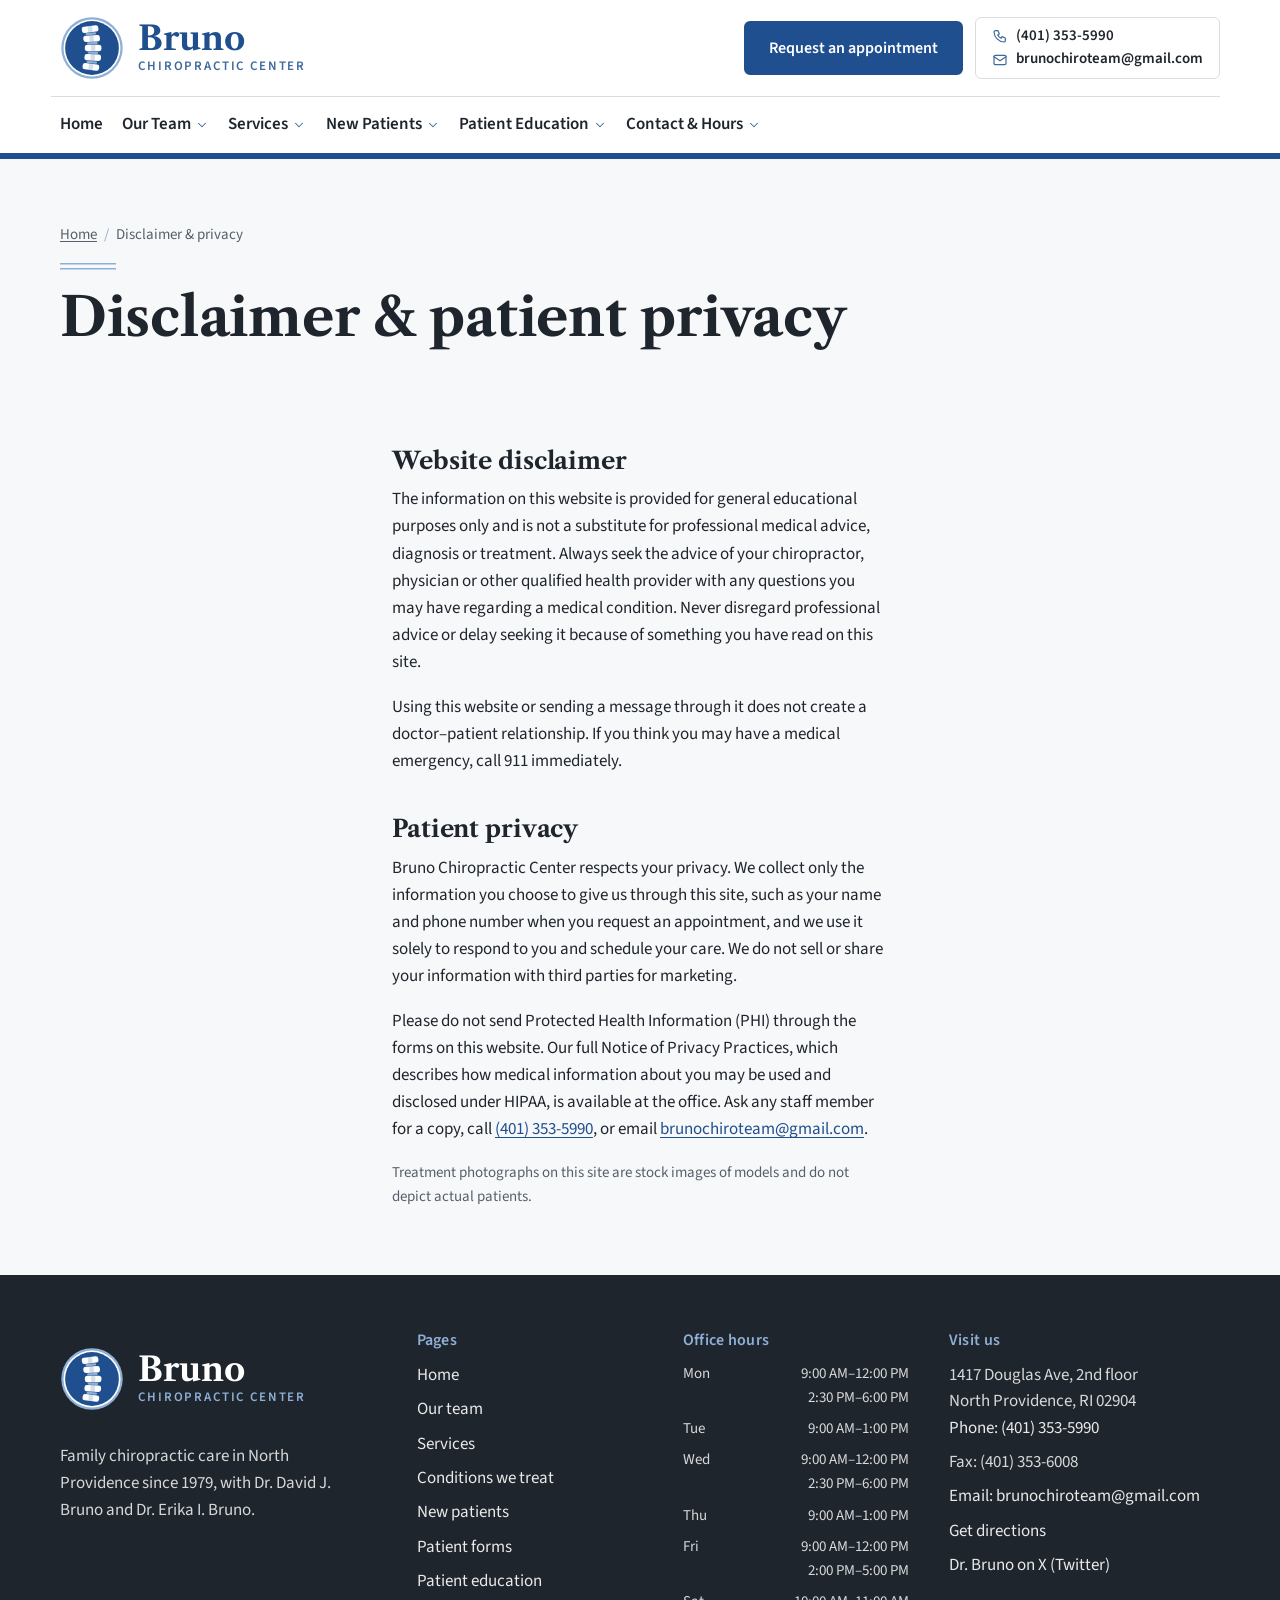
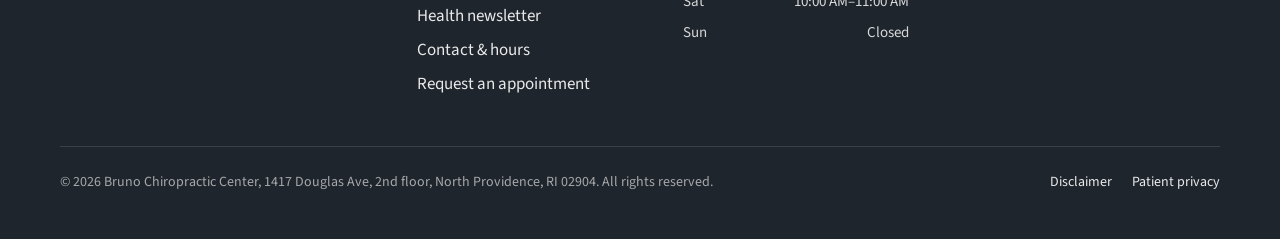
<file: legal.html>
<!DOCTYPE html>
<html lang="en">
<head>
<meta charset="utf-8">
<meta name="viewport" content="width=device-width, initial-scale=1">
<title>Disclaimer & Patient Privacy | Bruno Chiropractic Center</title>
<meta name="description" content="Website disclaimer and patient privacy information for Bruno Chiropractic Center, North Providence, RI.">
<meta property="og:title" content="Disclaimer & Patient Privacy | Bruno Chiropractic Center">
<meta property="og:description" content="Website disclaimer and patient privacy information for Bruno Chiropractic Center, North Providence, RI.">
<meta property="og:type" content="website">
<meta name="theme-color" content="#1F4F8F">
<link rel="icon" href="favicon.ico" sizes="48x48">
<link rel="icon" href="favicon-192.png" type="image/png" sizes="192x192">
<link rel="icon" href="img/favicon.svg" type="image/svg+xml">
<link rel="apple-touch-icon" href="apple-touch-icon.png">
<link rel="canonical" href="https://brunochiropractic.com/legal.html">
<link rel="preconnect" href="https://fonts.googleapis.com">
<link rel="preconnect" href="https://fonts.gstatic.com" crossorigin>
<link rel="stylesheet" href="https://fonts.googleapis.com/css2?family=Libre+Caslon+Text:ital,wght@0,400;0,700;1,400&family=Source+Sans+3:wght@400;600;700&display=swap">
<link rel="stylesheet" href="css/styles.css?v=652cbb54">

</head>
<body>

<a class="skip-link" href="#main">Skip to content</a>
<header class="site-header">
  <div class="container site-header__row">
    <a class="brand" href="index.html" aria-label="Bruno Chiropractic Center, home">
      <svg viewBox="0 0 100 100" class="brand__mark" aria-hidden="true" focusable="false"><g transform="translate(0,0) scale(1.0000)"><circle cx="50" cy="50" r="48" fill="#8FB0D6"/><circle cx="50" cy="50" r="44.5" fill="#FFFFFF"/><circle cx="50" cy="50" r="42" fill="#1F4F8F"/><g transform="translate(50,50) scale(1.18) translate(-50,-50)"><g transform="translate(47.5,25) rotate(-7)"><rect x="-11" y="-4.2" width="22" height="8.4" rx="3.4" fill="#FFFFFF"/><rect x="-3" y="-4.2" width="6" height="8.4" rx="1.6" fill="#1F4F8F" opacity="0.18"/></g><g transform="translate(49.5,37.5) rotate(-3)"><rect x="-11" y="-4.2" width="22" height="8.4" rx="3.4" fill="#FFFFFF"/><rect x="-3" y="-4.2" width="6" height="8.4" rx="1.6" fill="#1F4F8F" opacity="0.18"/></g><g transform="translate(51.5,50) rotate(0)"><rect x="-11" y="-4.2" width="22" height="8.4" rx="3.4" fill="#FFFFFF"/><rect x="-3" y="-4.2" width="6" height="8.4" rx="1.6" fill="#1F4F8F" opacity="0.18"/></g><g transform="translate(51.0,62.5) rotate(3)"><rect x="-11" y="-4.2" width="22" height="8.4" rx="3.4" fill="#FFFFFF"/><rect x="-3" y="-4.2" width="6" height="8.4" rx="1.6" fill="#1F4F8F" opacity="0.18"/></g><g transform="translate(48.5,75) rotate(7)"><rect x="-11" y="-4.2" width="22" height="8.4" rx="3.4" fill="#FFFFFF"/><rect x="-3" y="-4.2" width="6" height="8.4" rx="1.6" fill="#1F4F8F" opacity="0.18"/></g><g transform="translate(48.5,31.25) rotate(-5.0)"><rect x="-7" y="-1.5" width="14" height="3" rx="1.5" fill="#8FB0D6"/></g><g transform="translate(50.5,43.75) rotate(-1.5)"><rect x="-7" y="-1.5" width="14" height="3" rx="1.5" fill="#8FB0D6"/></g><g transform="translate(51.25,56.25) rotate(1.5)"><rect x="-7" y="-1.5" width="14" height="3" rx="1.5" fill="#8FB0D6"/></g><g transform="translate(49.75,68.75) rotate(5.0)"><rect x="-7" y="-1.5" width="14" height="3" rx="1.5" fill="#8FB0D6"/></g></g></g></svg>
      <span class="brand__text"><span class="brand__name">Bruno</span><span class="brand__sub">Chiropractic Center</span></span>
    </a>
    <nav id="site-nav" class="nav" aria-label="Main">
      <div class="nav__item"><a class="nav__link" href="index.html">Home</a></div><div class="nav__item nav__item--has-menu"><a class="nav__link" href="about.html">Our Team<span class="nav__chev"><svg viewBox="0 0 24 24" fill="none" stroke="currentColor" stroke-width="1.8" stroke-linecap="round" stroke-linejoin="round" aria-hidden="true" focusable="false"><path d="m6 9 6 6 6-6"/></svg></span></a><div class="nav__menu" role="group" aria-label="Our Team sections"><a href="about.html#dr-david">Dr. David J. Bruno</a><a href="about.html#dr-erika">Dr. Erika I. Bruno</a><a href="about.html#staff">Our staff</a><a href="about.html#mission">Our mission</a><a href="about.html#office">Our office</a></div></div><div class="nav__item nav__item--has-menu"><a class="nav__link" href="services.html">Services<span class="nav__chev"><svg viewBox="0 0 24 24" fill="none" stroke="currentColor" stroke-width="1.8" stroke-linecap="round" stroke-linejoin="round" aria-hidden="true" focusable="false"><path d="m6 9 6 6 6-6"/></svg></span></a><div class="nav__menu" role="group" aria-label="Services sections"><a href="services.html#adjustments">Chiropractic adjustments</a><a href="services.html#therapies">Supporting therapies</a><a href="services.html#conditions">Conditions we treat</a></div></div><div class="nav__item nav__item--has-menu"><a class="nav__link" href="new-patients.html">New Patients<span class="nav__chev"><svg viewBox="0 0 24 24" fill="none" stroke="currentColor" stroke-width="1.8" stroke-linecap="round" stroke-linejoin="round" aria-hidden="true" focusable="false"><path d="m6 9 6 6 6-6"/></svg></span></a><div class="nav__menu" role="group" aria-label="New Patients sections"><a href="new-patients.html#expect">Your first visit</a><a href="new-patients.html#forms">Patient forms</a><a href="new-patients.html#policies">Payment &amp; insurance</a><a href="new-patients.html#faq">Common questions</a></div></div><div class="nav__item nav__item--has-menu"><a class="nav__link" href="patient-education.html">Patient Education<span class="nav__chev"><svg viewBox="0 0 24 24" fill="none" stroke="currentColor" stroke-width="1.8" stroke-linecap="round" stroke-linejoin="round" aria-hidden="true" focusable="false"><path d="m6 9 6 6 6-6"/></svg></span></a><div class="nav__menu" role="group" aria-label="Patient Education sections"><a href="patient-education.html#newsletter">Health newsletter</a><a href="patient-education.html#chiropractic">What is chiropractic?</a><a href="patient-education.html#pain">Where is your pain?</a><a href="patient-education.html#when">When to seek care</a><a href="patient-education.html#prevention">Everyday spine care</a><a href="patient-education.html#exercises">Gentle exercises</a><a href="patient-education.html#glossary">Glossary</a></div></div><div class="nav__item nav__item--has-menu"><a class="nav__link" href="contact.html">Contact &amp; Hours<span class="nav__chev"><svg viewBox="0 0 24 24" fill="none" stroke="currentColor" stroke-width="1.8" stroke-linecap="round" stroke-linejoin="round" aria-hidden="true" focusable="false"><path d="m6 9 6 6 6-6"/></svg></span></a><div class="nav__menu" role="group" aria-label="Contact &amp; Hours sections"><a href="contact.html#office-hours">Office hours</a><a href="contact.html#map">Map &amp; directions</a><a href="contact.html#appointment">Request an appointment</a><a href="mailto:brunochiroteam@gmail.com">Email the office</a></div></div>
      <div class="nav__extras">
        <a class="btn btn--primary" href="contact.html#appointment"><svg viewBox="0 0 24 24" fill="none" stroke="currentColor" stroke-width="1.8" stroke-linecap="round" stroke-linejoin="round" aria-hidden="true" focusable="false"><rect x="3" y="5" width="18" height="16" rx="2"/><path d="M3 10h18M8 3v4M16 3v4"/></svg> Request an appointment</a>
        <a class="nav__contact" href="tel:+14013535990"><svg viewBox="0 0 24 24" fill="none" stroke="currentColor" stroke-width="1.8" stroke-linecap="round" stroke-linejoin="round" aria-hidden="true" focusable="false"><path d="M5 4h4l2 5-2.5 1.5a11 11 0 0 0 5 5L15 13l5 2v4a2 2 0 0 1-2 2A16 16 0 0 1 3 6a2 2 0 0 1 2-2z"/></svg>(401) 353-5990</a>
        <a class="nav__contact" href="mailto:brunochiroteam@gmail.com"><svg viewBox="0 0 24 24" fill="none" stroke="currentColor" stroke-width="1.8" stroke-linecap="round" stroke-linejoin="round" aria-hidden="true" focusable="false"><rect x="3" y="5" width="18" height="14" rx="2"/><path d="m3 7 9 6 9-6"/></svg>brunochiroteam@gmail.com</a>
      </div>
    </nav>
    <div class="header-actions">
      <a class="btn btn--primary" href="contact.html#appointment">Request an appointment</a>
      <div class="header-contact">
        <a href="tel:+14013535990"><svg viewBox="0 0 24 24" fill="none" stroke="currentColor" stroke-width="1.8" stroke-linecap="round" stroke-linejoin="round" aria-hidden="true" focusable="false"><path d="M5 4h4l2 5-2.5 1.5a11 11 0 0 0 5 5L15 13l5 2v4a2 2 0 0 1-2 2A16 16 0 0 1 3 6a2 2 0 0 1 2-2z"/></svg><span>(401) 353-5990</span></a>
        <a href="mailto:brunochiroteam@gmail.com"><svg viewBox="0 0 24 24" fill="none" stroke="currentColor" stroke-width="1.8" stroke-linecap="round" stroke-linejoin="round" aria-hidden="true" focusable="false"><rect x="3" y="5" width="18" height="14" rx="2"/><path d="m3 7 9 6 9-6"/></svg><span>brunochiroteam@gmail.com</span></a>
      </div>
      <button class="nav-toggle" type="button" aria-expanded="false" aria-controls="site-nav" aria-label="Open menu"><svg viewBox="0 0 24 24" fill="none" stroke="currentColor" stroke-width="1.8" stroke-linecap="round" stroke-linejoin="round" aria-hidden="true" focusable="false"><path d="M4 7h16M4 12h16M4 17h16"/></svg><span class="nav-toggle__label">Menu</span></button>
    </div>
  </div>
  <nav class="quicknav" aria-label="Pages">
    <div class="container quicknav__inner"><a href="index.html">Home</a><a href="about.html">Our Team</a><a href="services.html">Services</a><a href="new-patients.html">New Patients</a><a href="patient-education.html">Patient Education</a><a href="contact.html">Contact &amp; Hours</a></div>
  </nav>
</header>
<main id="main">

<section class="page-head">
  <div class="container">
    <p class="crumbs"><a href="index.html">Home</a><span>/</span>Disclaimer &amp; privacy</p>
    <span class="rule"></span>
    <h1>Disclaimer &amp; patient privacy</h1>
  </div>
</section>
<section class="section legal">
  <div class="container measure">
    <h2 id="disclaimer">Website disclaimer</h2>
    <p>The information on this website is provided for general educational purposes only and is not a substitute for professional medical advice, diagnosis or treatment. Always seek the advice of your chiropractor, physician or other qualified health provider with any questions you may have regarding a medical condition. Never disregard professional advice or delay seeking it because of something you have read on this site.</p>
    <p>Using this website or sending a message through it does not create a doctor–patient relationship. If you think you may have a medical emergency, call 911 immediately.</p>
    <h2 id="privacy">Patient privacy</h2>
    <p>Bruno Chiropractic Center respects your privacy. We collect only the information you choose to give us through this site, such as your name and phone number when you request an appointment, and we use it solely to respond to you and schedule your care. We do not sell or share your information with third parties for marketing.</p>
    <p>Please do not send Protected Health Information (PHI) through the forms on this website. Our full Notice of Privacy Practices, which describes how medical information about you may be used and disclosed under HIPAA, is available at the office. Ask any staff member for a copy, call <a href="tel:+14013535990">(401) 353-5990</a>, or email <a href="mailto:brunochiroteam@gmail.com">brunochiroteam@gmail.com</a>.</p>
    <p class="small muted">Treatment photographs on this site are stock images of models and do not depict actual patients.</p>
  </div>
</section>

</main>

<footer class="site-footer">
  <div class="container">
    <div class="footer__grid">
      <div class="footer__brand">
        <a class="brand" href="index.html" aria-label="Bruno Chiropractic Center, home">
          <svg viewBox="0 0 100 100" class="brand__mark" aria-hidden="true" focusable="false"><g transform="translate(0,0) scale(1.0000)"><circle cx="50" cy="50" r="48" fill="#8FB0D6"/><circle cx="50" cy="50" r="44.5" fill="#FFFFFF"/><circle cx="50" cy="50" r="42" fill="#1F4F8F"/><g transform="translate(50,50) scale(1.18) translate(-50,-50)"><g transform="translate(47.5,25) rotate(-7)"><rect x="-11" y="-4.2" width="22" height="8.4" rx="3.4" fill="#FFFFFF"/><rect x="-3" y="-4.2" width="6" height="8.4" rx="1.6" fill="#1F4F8F" opacity="0.18"/></g><g transform="translate(49.5,37.5) rotate(-3)"><rect x="-11" y="-4.2" width="22" height="8.4" rx="3.4" fill="#FFFFFF"/><rect x="-3" y="-4.2" width="6" height="8.4" rx="1.6" fill="#1F4F8F" opacity="0.18"/></g><g transform="translate(51.5,50) rotate(0)"><rect x="-11" y="-4.2" width="22" height="8.4" rx="3.4" fill="#FFFFFF"/><rect x="-3" y="-4.2" width="6" height="8.4" rx="1.6" fill="#1F4F8F" opacity="0.18"/></g><g transform="translate(51.0,62.5) rotate(3)"><rect x="-11" y="-4.2" width="22" height="8.4" rx="3.4" fill="#FFFFFF"/><rect x="-3" y="-4.2" width="6" height="8.4" rx="1.6" fill="#1F4F8F" opacity="0.18"/></g><g transform="translate(48.5,75) rotate(7)"><rect x="-11" y="-4.2" width="22" height="8.4" rx="3.4" fill="#FFFFFF"/><rect x="-3" y="-4.2" width="6" height="8.4" rx="1.6" fill="#1F4F8F" opacity="0.18"/></g><g transform="translate(48.5,31.25) rotate(-5.0)"><rect x="-7" y="-1.5" width="14" height="3" rx="1.5" fill="#8FB0D6"/></g><g transform="translate(50.5,43.75) rotate(-1.5)"><rect x="-7" y="-1.5" width="14" height="3" rx="1.5" fill="#8FB0D6"/></g><g transform="translate(51.25,56.25) rotate(1.5)"><rect x="-7" y="-1.5" width="14" height="3" rx="1.5" fill="#8FB0D6"/></g><g transform="translate(49.75,68.75) rotate(5.0)"><rect x="-7" y="-1.5" width="14" height="3" rx="1.5" fill="#8FB0D6"/></g></g></g></svg>
          <span class="brand__text"><span class="brand__name">Bruno</span><span class="brand__sub">Chiropractic Center</span></span>
        </a>
        <p>Family chiropractic care in North Providence since 1979, with Dr. David J. Bruno and Dr. Erika I. Bruno.</p>
      </div>
      <div>
        <h4>Pages</h4>
        <ul>
          <li><a href="index.html">Home</a></li>
          <li><a href="about.html">Our team</a></li>
          <li><a href="services.html">Services</a></li>
          <li><a href="services.html#conditions">Conditions we treat</a></li>
          <li><a href="new-patients.html">New patients</a></li>
          <li><a href="new-patients.html#forms">Patient forms</a></li>
          <li><a href="patient-education.html">Patient education</a></li>
          <li><a href="patient-education.html#newsletter">Health newsletter</a></li>
          <li><a href="contact.html">Contact &amp; hours</a></li>
          <li><a href="contact.html#appointment">Request an appointment</a></li>
        </ul>
      </div>
      <div>
        <h4>Office hours</h4>
        <ul class="footer__hours"><li><span>Mon</span><span>9:00 AM–12:00 PM<br>2:30 PM–6:00 PM</span></li><li><span>Tue</span><span>9:00 AM–1:00 PM</span></li><li><span>Wed</span><span>9:00 AM–12:00 PM<br>2:30 PM–6:00 PM</span></li><li><span>Thu</span><span>9:00 AM–1:00 PM</span></li><li><span>Fri</span><span>9:00 AM–12:00 PM<br>2:00 PM–5:00 PM</span></li><li><span>Sat</span><span>10:00 AM–11:00 AM</span></li><li><span>Sun</span><span>Closed</span></li></ul>
      </div>
      <div>
        <h4>Visit us</h4>
        <address class="address">1417 Douglas Ave, 2nd floor<br>North Providence, RI 02904</address>
        <ul class="mt-1">
          <li><a href="tel:+14013535990">Phone: (401) 353-5990</a></li>
          <li>Fax: (401) 353-6008</li>
          <li><a href="mailto:brunochiroteam@gmail.com">Email: brunochiroteam@gmail.com</a></li>
          <li><a href="https://www.google.com/maps/dir/?api=1&destination=1417+Douglas+Ave,+North+Providence,+RI+02904" rel="noopener">Get directions</a></li>
          <li><a href="https://twitter.com/DavidBrunoDC" rel="noopener">Dr. Bruno on X (Twitter)</a></li>
        </ul>
      </div>
    </div>
    <div class="footer__meta">
      <p>© <span data-year>2026</span> Bruno Chiropractic Center, 1417 Douglas Ave, 2nd floor, North Providence, RI 02904. All rights reserved.</p>
      <ul>
        <li><a href="legal.html#disclaimer">Disclaimer</a></li>
        <li><a href="legal.html#privacy">Patient privacy</a></li>
      </ul>
    </div>
  </div>
</footer>
<div class="callbar">
  <a class="btn btn--outline" href="tel:+14013535990"><svg viewBox="0 0 24 24" fill="none" stroke="currentColor" stroke-width="1.8" stroke-linecap="round" stroke-linejoin="round" aria-hidden="true" focusable="false"><path d="M5 4h4l2 5-2.5 1.5a11 11 0 0 0 5 5L15 13l5 2v4a2 2 0 0 1-2 2A16 16 0 0 1 3 6a2 2 0 0 1 2-2z"/></svg> Call</a>
  <a class="btn btn--primary" href="contact.html#appointment">Request appointment</a>
</div>
<script src="js/main.js?v=652cbb54"></script>
</body>
</html>
</file>
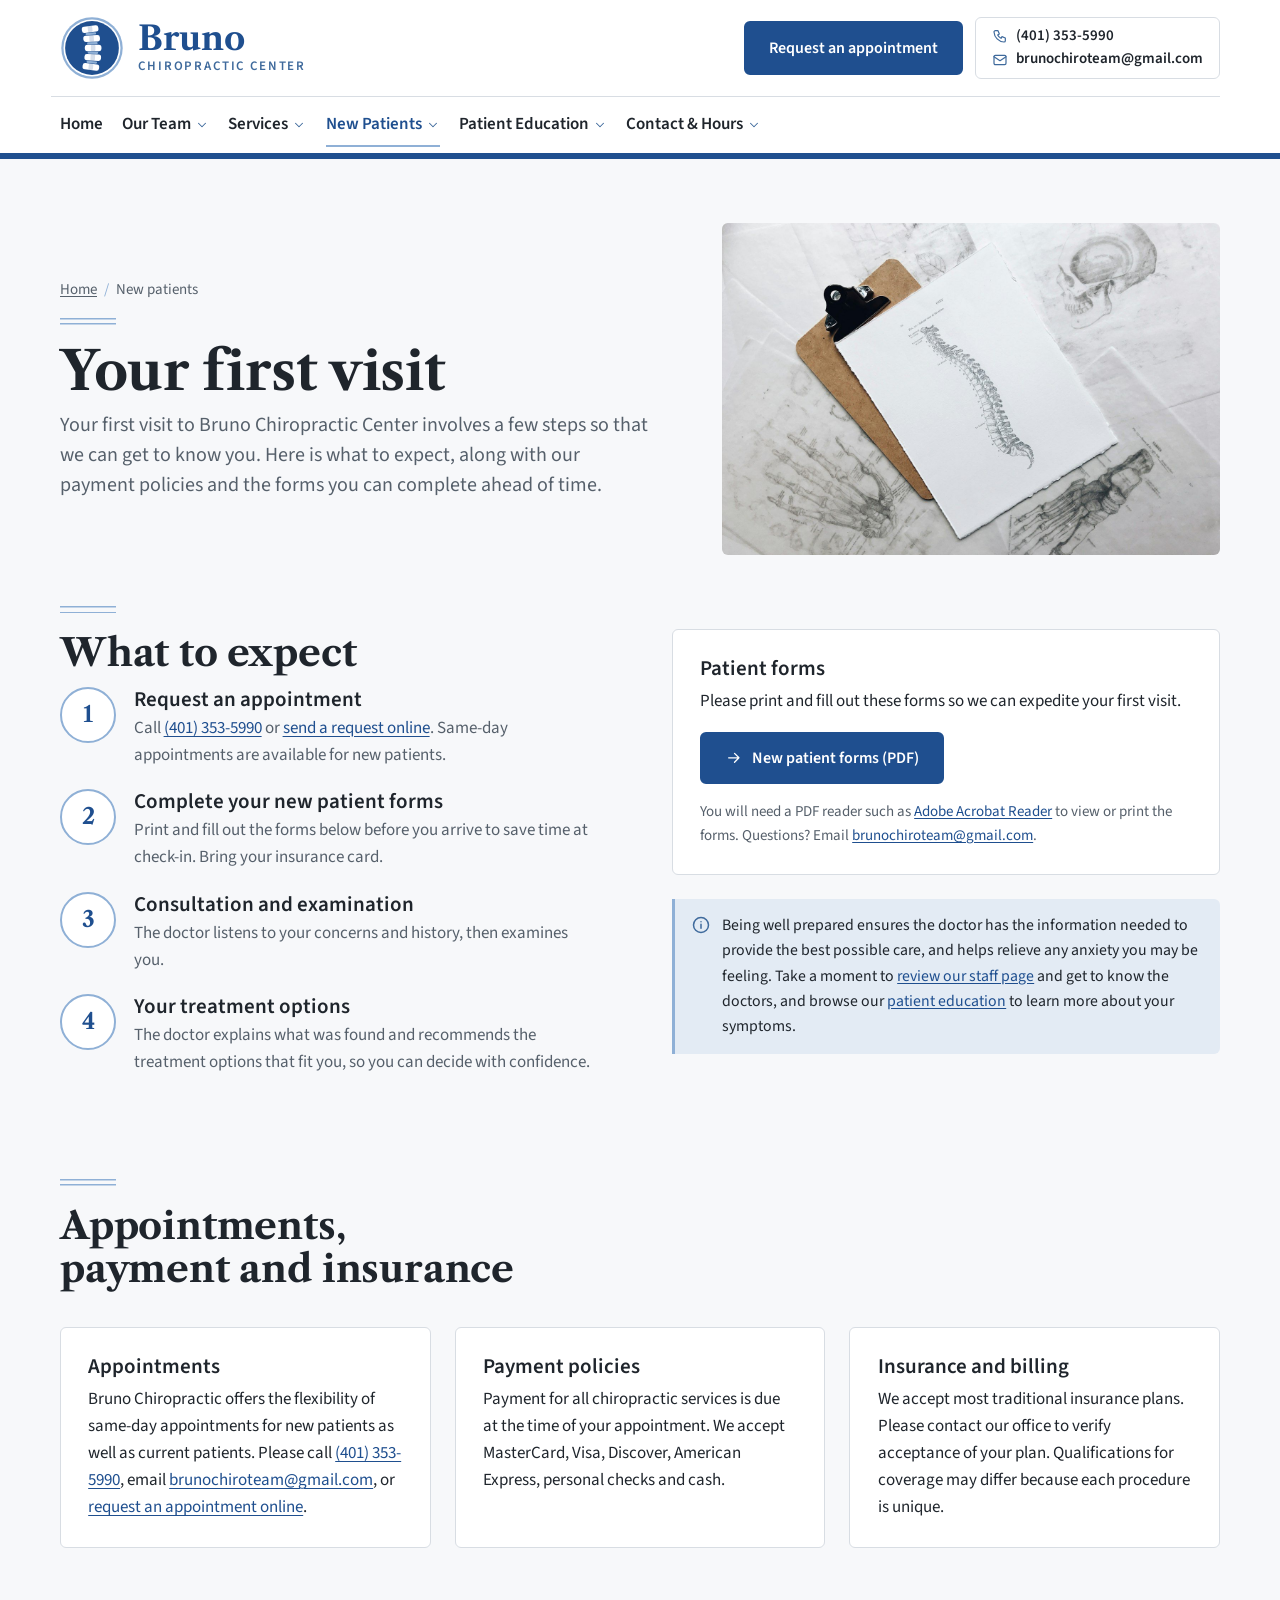
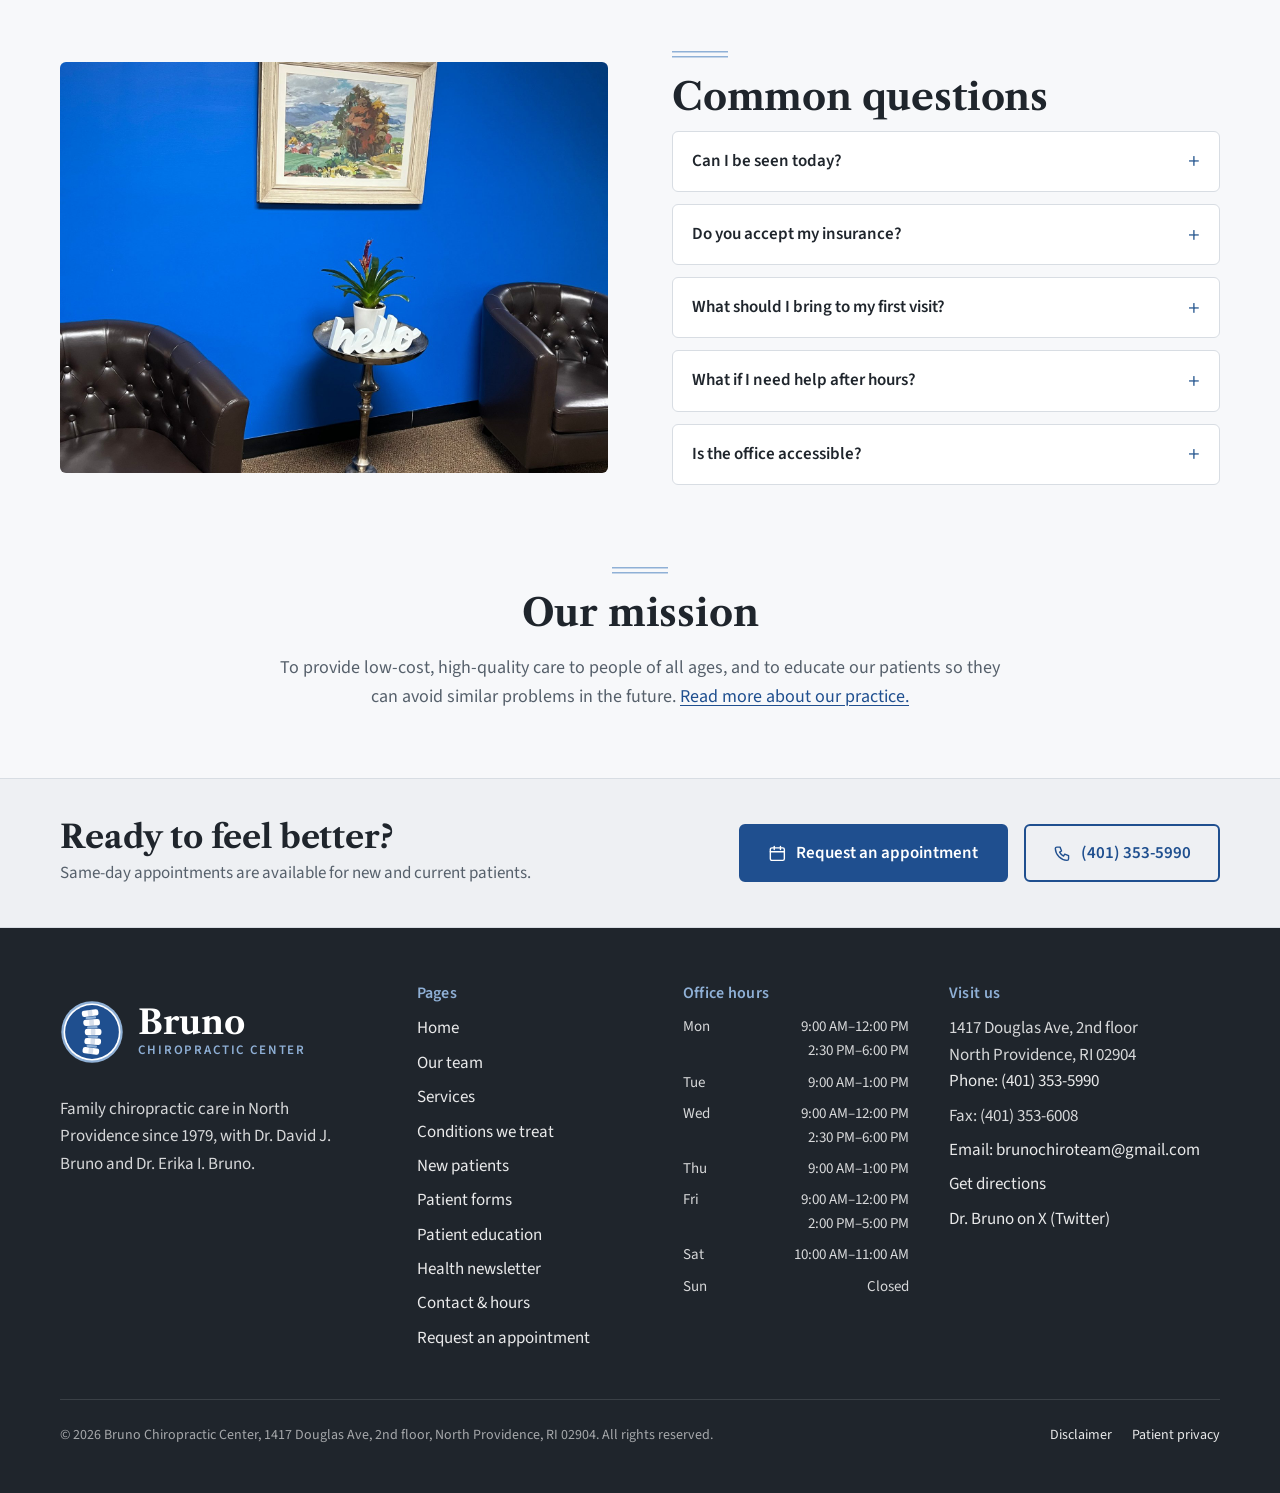
<file: new-patients.html>
<!DOCTYPE html>
<html lang="en">
<head>
<meta charset="utf-8">
<meta name="viewport" content="width=device-width, initial-scale=1">
<title>New Patients | Bruno Chiropractic Center, North Providence, RI</title>
<meta name="description" content="What to expect at your first visit to Bruno Chiropractic Center in North Providence, RI: new patient forms, same-day appointments, payment policies and insurance information.">
<meta property="og:title" content="New Patients | Bruno Chiropractic Center, North Providence, RI">
<meta property="og:description" content="What to expect at your first visit to Bruno Chiropractic Center in North Providence, RI: new patient forms, same-day appointments, payment policies and insurance information.">
<meta property="og:type" content="website">
<meta name="theme-color" content="#1F4F8F">
<link rel="icon" href="favicon.ico" sizes="48x48">
<link rel="icon" href="favicon-192.png" type="image/png" sizes="192x192">
<link rel="icon" href="img/favicon.svg" type="image/svg+xml">
<link rel="apple-touch-icon" href="apple-touch-icon.png">
<link rel="canonical" href="https://brunochiropractic.com/new-patients.html">
<link rel="preconnect" href="https://fonts.googleapis.com">
<link rel="preconnect" href="https://fonts.gstatic.com" crossorigin>
<link rel="stylesheet" href="https://fonts.googleapis.com/css2?family=Libre+Caslon+Text:ital,wght@0,400;0,700;1,400&family=Source+Sans+3:wght@400;600;700&display=swap">
<link rel="stylesheet" href="css/styles.css?v=652cbb54">

</head>
<body>

<a class="skip-link" href="#main">Skip to content</a>
<header class="site-header">
  <div class="container site-header__row">
    <a class="brand" href="index.html" aria-label="Bruno Chiropractic Center, home">
      <svg viewBox="0 0 100 100" class="brand__mark" aria-hidden="true" focusable="false"><g transform="translate(0,0) scale(1.0000)"><circle cx="50" cy="50" r="48" fill="#8FB0D6"/><circle cx="50" cy="50" r="44.5" fill="#FFFFFF"/><circle cx="50" cy="50" r="42" fill="#1F4F8F"/><g transform="translate(50,50) scale(1.18) translate(-50,-50)"><g transform="translate(47.5,25) rotate(-7)"><rect x="-11" y="-4.2" width="22" height="8.4" rx="3.4" fill="#FFFFFF"/><rect x="-3" y="-4.2" width="6" height="8.4" rx="1.6" fill="#1F4F8F" opacity="0.18"/></g><g transform="translate(49.5,37.5) rotate(-3)"><rect x="-11" y="-4.2" width="22" height="8.4" rx="3.4" fill="#FFFFFF"/><rect x="-3" y="-4.2" width="6" height="8.4" rx="1.6" fill="#1F4F8F" opacity="0.18"/></g><g transform="translate(51.5,50) rotate(0)"><rect x="-11" y="-4.2" width="22" height="8.4" rx="3.4" fill="#FFFFFF"/><rect x="-3" y="-4.2" width="6" height="8.4" rx="1.6" fill="#1F4F8F" opacity="0.18"/></g><g transform="translate(51.0,62.5) rotate(3)"><rect x="-11" y="-4.2" width="22" height="8.4" rx="3.4" fill="#FFFFFF"/><rect x="-3" y="-4.2" width="6" height="8.4" rx="1.6" fill="#1F4F8F" opacity="0.18"/></g><g transform="translate(48.5,75) rotate(7)"><rect x="-11" y="-4.2" width="22" height="8.4" rx="3.4" fill="#FFFFFF"/><rect x="-3" y="-4.2" width="6" height="8.4" rx="1.6" fill="#1F4F8F" opacity="0.18"/></g><g transform="translate(48.5,31.25) rotate(-5.0)"><rect x="-7" y="-1.5" width="14" height="3" rx="1.5" fill="#8FB0D6"/></g><g transform="translate(50.5,43.75) rotate(-1.5)"><rect x="-7" y="-1.5" width="14" height="3" rx="1.5" fill="#8FB0D6"/></g><g transform="translate(51.25,56.25) rotate(1.5)"><rect x="-7" y="-1.5" width="14" height="3" rx="1.5" fill="#8FB0D6"/></g><g transform="translate(49.75,68.75) rotate(5.0)"><rect x="-7" y="-1.5" width="14" height="3" rx="1.5" fill="#8FB0D6"/></g></g></g></svg>
      <span class="brand__text"><span class="brand__name">Bruno</span><span class="brand__sub">Chiropractic Center</span></span>
    </a>
    <nav id="site-nav" class="nav" aria-label="Main">
      <div class="nav__item"><a class="nav__link" href="index.html">Home</a></div><div class="nav__item nav__item--has-menu"><a class="nav__link" href="about.html">Our Team<span class="nav__chev"><svg viewBox="0 0 24 24" fill="none" stroke="currentColor" stroke-width="1.8" stroke-linecap="round" stroke-linejoin="round" aria-hidden="true" focusable="false"><path d="m6 9 6 6 6-6"/></svg></span></a><div class="nav__menu" role="group" aria-label="Our Team sections"><a href="about.html#dr-david">Dr. David J. Bruno</a><a href="about.html#dr-erika">Dr. Erika I. Bruno</a><a href="about.html#staff">Our staff</a><a href="about.html#mission">Our mission</a><a href="about.html#office">Our office</a></div></div><div class="nav__item nav__item--has-menu"><a class="nav__link" href="services.html">Services<span class="nav__chev"><svg viewBox="0 0 24 24" fill="none" stroke="currentColor" stroke-width="1.8" stroke-linecap="round" stroke-linejoin="round" aria-hidden="true" focusable="false"><path d="m6 9 6 6 6-6"/></svg></span></a><div class="nav__menu" role="group" aria-label="Services sections"><a href="services.html#adjustments">Chiropractic adjustments</a><a href="services.html#therapies">Supporting therapies</a><a href="services.html#conditions">Conditions we treat</a></div></div><div class="nav__item nav__item--has-menu"><a class="nav__link" href="new-patients.html" aria-current="page">New Patients<span class="nav__chev"><svg viewBox="0 0 24 24" fill="none" stroke="currentColor" stroke-width="1.8" stroke-linecap="round" stroke-linejoin="round" aria-hidden="true" focusable="false"><path d="m6 9 6 6 6-6"/></svg></span></a><div class="nav__menu" role="group" aria-label="New Patients sections"><a href="new-patients.html#expect">Your first visit</a><a href="new-patients.html#forms">Patient forms</a><a href="new-patients.html#policies">Payment &amp; insurance</a><a href="new-patients.html#faq">Common questions</a></div></div><div class="nav__item nav__item--has-menu"><a class="nav__link" href="patient-education.html">Patient Education<span class="nav__chev"><svg viewBox="0 0 24 24" fill="none" stroke="currentColor" stroke-width="1.8" stroke-linecap="round" stroke-linejoin="round" aria-hidden="true" focusable="false"><path d="m6 9 6 6 6-6"/></svg></span></a><div class="nav__menu" role="group" aria-label="Patient Education sections"><a href="patient-education.html#newsletter">Health newsletter</a><a href="patient-education.html#chiropractic">What is chiropractic?</a><a href="patient-education.html#pain">Where is your pain?</a><a href="patient-education.html#when">When to seek care</a><a href="patient-education.html#prevention">Everyday spine care</a><a href="patient-education.html#exercises">Gentle exercises</a><a href="patient-education.html#glossary">Glossary</a></div></div><div class="nav__item nav__item--has-menu"><a class="nav__link" href="contact.html">Contact &amp; Hours<span class="nav__chev"><svg viewBox="0 0 24 24" fill="none" stroke="currentColor" stroke-width="1.8" stroke-linecap="round" stroke-linejoin="round" aria-hidden="true" focusable="false"><path d="m6 9 6 6 6-6"/></svg></span></a><div class="nav__menu" role="group" aria-label="Contact &amp; Hours sections"><a href="contact.html#office-hours">Office hours</a><a href="contact.html#map">Map &amp; directions</a><a href="contact.html#appointment">Request an appointment</a><a href="mailto:brunochiroteam@gmail.com">Email the office</a></div></div>
      <div class="nav__extras">
        <a class="btn btn--primary" href="contact.html#appointment"><svg viewBox="0 0 24 24" fill="none" stroke="currentColor" stroke-width="1.8" stroke-linecap="round" stroke-linejoin="round" aria-hidden="true" focusable="false"><rect x="3" y="5" width="18" height="16" rx="2"/><path d="M3 10h18M8 3v4M16 3v4"/></svg> Request an appointment</a>
        <a class="nav__contact" href="tel:+14013535990"><svg viewBox="0 0 24 24" fill="none" stroke="currentColor" stroke-width="1.8" stroke-linecap="round" stroke-linejoin="round" aria-hidden="true" focusable="false"><path d="M5 4h4l2 5-2.5 1.5a11 11 0 0 0 5 5L15 13l5 2v4a2 2 0 0 1-2 2A16 16 0 0 1 3 6a2 2 0 0 1 2-2z"/></svg>(401) 353-5990</a>
        <a class="nav__contact" href="mailto:brunochiroteam@gmail.com"><svg viewBox="0 0 24 24" fill="none" stroke="currentColor" stroke-width="1.8" stroke-linecap="round" stroke-linejoin="round" aria-hidden="true" focusable="false"><rect x="3" y="5" width="18" height="14" rx="2"/><path d="m3 7 9 6 9-6"/></svg>brunochiroteam@gmail.com</a>
      </div>
    </nav>
    <div class="header-actions">
      <a class="btn btn--primary" href="contact.html#appointment">Request an appointment</a>
      <div class="header-contact">
        <a href="tel:+14013535990"><svg viewBox="0 0 24 24" fill="none" stroke="currentColor" stroke-width="1.8" stroke-linecap="round" stroke-linejoin="round" aria-hidden="true" focusable="false"><path d="M5 4h4l2 5-2.5 1.5a11 11 0 0 0 5 5L15 13l5 2v4a2 2 0 0 1-2 2A16 16 0 0 1 3 6a2 2 0 0 1 2-2z"/></svg><span>(401) 353-5990</span></a>
        <a href="mailto:brunochiroteam@gmail.com"><svg viewBox="0 0 24 24" fill="none" stroke="currentColor" stroke-width="1.8" stroke-linecap="round" stroke-linejoin="round" aria-hidden="true" focusable="false"><rect x="3" y="5" width="18" height="14" rx="2"/><path d="m3 7 9 6 9-6"/></svg><span>brunochiroteam@gmail.com</span></a>
      </div>
      <button class="nav-toggle" type="button" aria-expanded="false" aria-controls="site-nav" aria-label="Open menu"><svg viewBox="0 0 24 24" fill="none" stroke="currentColor" stroke-width="1.8" stroke-linecap="round" stroke-linejoin="round" aria-hidden="true" focusable="false"><path d="M4 7h16M4 12h16M4 17h16"/></svg><span class="nav-toggle__label">Menu</span></button>
    </div>
  </div>
  <nav class="quicknav" aria-label="Pages">
    <div class="container quicknav__inner"><a href="index.html">Home</a><a href="about.html">Our Team</a><a href="services.html">Services</a><a href="new-patients.html" aria-current="page">New Patients</a><a href="patient-education.html">Patient Education</a><a href="contact.html">Contact &amp; Hours</a></div>
  </nav>
</header>
<main id="main">

<section class="page-head">
  <div class="container page-head--photo">
    <div>
      <p class="crumbs"><a href="index.html">Home</a><span>/</span>New patients</p>
      <span class="rule"></span>
      <h1>Your first visit</h1>
      <p class="lead">Your first visit to Bruno Chiropractic Center involves a few steps so that we can get to know you. Here is what to expect, along with our payment policies and the forms you can complete ahead of time.</p>
    </div>
    <div class="photo photo--3x2"><img src="img/stock-clipboard.jpg" alt="Clipboard with a printed illustration of the human spine"></div>
  </div>
</section>

<section class="section">
  <div class="container feature">
    <div class="feature__text">
      <span class="rule"></span>
      <h2 id="expect">What to expect</h2>
      <ol class="steps">
        <li><div><h3>Request an appointment</h3><p>Call <a href="tel:+14013535990">(401) 353-5990</a> or <a href="contact.html#appointment">send a request online</a>. Same-day appointments are available for new patients.</p></div></li>
        <li><div><h3>Complete your new patient forms</h3><p>Print and fill out the forms below before you arrive to save time at check-in. Bring your insurance card.</p></div></li>
        <li><div><h3>Consultation and examination</h3><p>The doctor listens to your concerns and history, then examines you.</p></div></li>
        <li><div><h3>Your treatment options</h3><p>The doctor explains what was found and recommends the treatment options that fit you, so you can decide with confidence.</p></div></li>
      </ol>
    </div>
    <div class="feature__media stack">
      <div class="panel panel--gold" id="forms">
        <h3>Patient forms</h3>
        <p>Please print and fill out these forms so we can expedite your first visit.</p>
        <a class="btn btn--primary" href="forms/new-patient-forms.pdf"><svg viewBox="0 0 24 24" fill="none" stroke="currentColor" stroke-width="1.8" stroke-linecap="round" stroke-linejoin="round" aria-hidden="true" focusable="false"><path d="M5 12h14M13 6l6 6-6 6"/></svg> New patient forms (PDF)</a>
        <p class="small muted mt-1 mb-0">You will need a PDF reader such as <a href="https://get.adobe.com/reader/" rel="noopener">Adobe Acrobat Reader</a> to view or print the forms. Questions? Email <a href="mailto:brunochiroteam@gmail.com">brunochiroteam@gmail.com</a>.</p>
      </div>
      <div class="note"><svg viewBox="0 0 24 24" fill="none" stroke="currentColor" stroke-width="1.8" stroke-linecap="round" stroke-linejoin="round" aria-hidden="true" focusable="false"><circle cx="12" cy="12" r="9"/><path d="M12 11v5M12 8h.01"/></svg><p>Being well prepared ensures the doctor has the information needed to provide the best possible care, and helps relieve any anxiety you may be feeling. Take a moment to <a href="about.html">review our staff page</a> and get to know the doctors, and browse our <a href="patient-education.html">patient education</a> to learn more about your symptoms.</p></div>
    </div>
  </div>
</section>

<section class="section section--ivory" id="policies">
  <div class="container">
    <div class="section-head">
      <span class="rule"></span>
      <h2>Appointments, payment and insurance</h2>
    </div>
    <div class="grid grid--3">
      <div class="panel">
        <h3>Appointments</h3>
        <p>Bruno Chiropractic offers the flexibility of same-day appointments for new patients as well as current patients. Please call <a href="tel:+14013535990">(401) 353-5990</a>, email <a href="mailto:brunochiroteam@gmail.com?subject=Appointment%20request">brunochiroteam@gmail.com</a>, or <a href="contact.html#appointment">request an appointment online</a>.</p>
      </div>
      <div class="panel">
        <h3>Payment policies</h3>
        <p>Payment for all chiropractic services is due at the time of your appointment. We accept MasterCard, Visa, Discover, American Express, personal checks and cash.</p>
      </div>
      <div class="panel">
        <h3>Insurance and billing</h3>
        <p>We accept most traditional insurance plans. Please contact our office to verify acceptance of your plan. Qualifications for coverage may differ because each procedure is unique.</p>
      </div>
    </div>
  </div>
</section>

<section class="section">
  <div class="container feature">
    <div class="feature__media"><div class="photo photo--4x3"><img src="img/office-lounge.jpg" alt="Seating area with leather club chairs against a bright blue wall and a hello sign" loading="lazy"></div></div>
    <div class="feature__text">
      <span class="rule"></span>
      <h2 id="faq">Common questions</h2>
      <div class="faq">
        <details><summary>Can I be seen today?</summary><div class="faq__body"><p>Often, yes. We offer same-day appointments for new and current patients. Call <a href="tel:+14013535990">(401) 353-5990</a> and we will do our best to fit you in.</p></div></details>
        <details><summary>Do you accept my insurance?</summary><div class="faq__body"><p>We accept most traditional insurance plans and most major health plans. Call the office with your plan details and we will verify your coverage before your visit.</p></div></details>
        <details><summary>What should I bring to my first visit?</summary><div class="faq__body"><p>Your completed <a href="#forms">new patient forms</a> and your insurance card. If you have recent imaging or reports related to your condition, bring those too.</p></div></details>
        <details><summary>What if I need help after hours?</summary><div class="faq__body"><p>In case of an emergency, call the regular office number, <a href="tel:+14013535990">(401) 353-5990</a>. A 24-hour answering service will take your call.</p></div></details>
        <details><summary>Is the office accessible?</summary><div class="faq__body"><p>Yes. For the ease of all our patients, Bruno Chiropractic is handicap accessible.</p></div></details>
      </div>
    </div>
  </div>
</section>

<section class="section section--ivory section--tight">
  <div class="container section-head section-head--center">
    <span class="rule rule--center"></span>
    <h2>Our mission</h2>
    <p>To provide low-cost, high-quality care to people of all ages, and to educate our patients so they can avoid similar problems in the future. <a href="about.html#dr-david">Read more about our practice.</a></p>
  </div>
</section>

<section class="cta">
  <div class="container cta__inner">
    <div>
      <h2>Ready to feel better?</h2>
      <p>Same-day appointments are available for new and current patients.</p>
    </div>
    <div class="btn-row">
      <a class="btn btn--primary btn--lg" href="contact.html#appointment"><svg viewBox="0 0 24 24" fill="none" stroke="currentColor" stroke-width="1.8" stroke-linecap="round" stroke-linejoin="round" aria-hidden="true" focusable="false"><rect x="3" y="5" width="18" height="16" rx="2"/><path d="M3 10h18M8 3v4M16 3v4"/></svg> Request an appointment</a>
      <a class="btn btn--outline btn--lg" href="tel:+14013535990"><svg viewBox="0 0 24 24" fill="none" stroke="currentColor" stroke-width="1.8" stroke-linecap="round" stroke-linejoin="round" aria-hidden="true" focusable="false"><path d="M5 4h4l2 5-2.5 1.5a11 11 0 0 0 5 5L15 13l5 2v4a2 2 0 0 1-2 2A16 16 0 0 1 3 6a2 2 0 0 1 2-2z"/></svg> (401) 353-5990</a>
    </div>
  </div>
</section>

</main>

<footer class="site-footer">
  <div class="container">
    <div class="footer__grid">
      <div class="footer__brand">
        <a class="brand" href="index.html" aria-label="Bruno Chiropractic Center, home">
          <svg viewBox="0 0 100 100" class="brand__mark" aria-hidden="true" focusable="false"><g transform="translate(0,0) scale(1.0000)"><circle cx="50" cy="50" r="48" fill="#8FB0D6"/><circle cx="50" cy="50" r="44.5" fill="#FFFFFF"/><circle cx="50" cy="50" r="42" fill="#1F4F8F"/><g transform="translate(50,50) scale(1.18) translate(-50,-50)"><g transform="translate(47.5,25) rotate(-7)"><rect x="-11" y="-4.2" width="22" height="8.4" rx="3.4" fill="#FFFFFF"/><rect x="-3" y="-4.2" width="6" height="8.4" rx="1.6" fill="#1F4F8F" opacity="0.18"/></g><g transform="translate(49.5,37.5) rotate(-3)"><rect x="-11" y="-4.2" width="22" height="8.4" rx="3.4" fill="#FFFFFF"/><rect x="-3" y="-4.2" width="6" height="8.4" rx="1.6" fill="#1F4F8F" opacity="0.18"/></g><g transform="translate(51.5,50) rotate(0)"><rect x="-11" y="-4.2" width="22" height="8.4" rx="3.4" fill="#FFFFFF"/><rect x="-3" y="-4.2" width="6" height="8.4" rx="1.6" fill="#1F4F8F" opacity="0.18"/></g><g transform="translate(51.0,62.5) rotate(3)"><rect x="-11" y="-4.2" width="22" height="8.4" rx="3.4" fill="#FFFFFF"/><rect x="-3" y="-4.2" width="6" height="8.4" rx="1.6" fill="#1F4F8F" opacity="0.18"/></g><g transform="translate(48.5,75) rotate(7)"><rect x="-11" y="-4.2" width="22" height="8.4" rx="3.4" fill="#FFFFFF"/><rect x="-3" y="-4.2" width="6" height="8.4" rx="1.6" fill="#1F4F8F" opacity="0.18"/></g><g transform="translate(48.5,31.25) rotate(-5.0)"><rect x="-7" y="-1.5" width="14" height="3" rx="1.5" fill="#8FB0D6"/></g><g transform="translate(50.5,43.75) rotate(-1.5)"><rect x="-7" y="-1.5" width="14" height="3" rx="1.5" fill="#8FB0D6"/></g><g transform="translate(51.25,56.25) rotate(1.5)"><rect x="-7" y="-1.5" width="14" height="3" rx="1.5" fill="#8FB0D6"/></g><g transform="translate(49.75,68.75) rotate(5.0)"><rect x="-7" y="-1.5" width="14" height="3" rx="1.5" fill="#8FB0D6"/></g></g></g></svg>
          <span class="brand__text"><span class="brand__name">Bruno</span><span class="brand__sub">Chiropractic Center</span></span>
        </a>
        <p>Family chiropractic care in North Providence since 1979, with Dr. David J. Bruno and Dr. Erika I. Bruno.</p>
      </div>
      <div>
        <h4>Pages</h4>
        <ul>
          <li><a href="index.html">Home</a></li>
          <li><a href="about.html">Our team</a></li>
          <li><a href="services.html">Services</a></li>
          <li><a href="services.html#conditions">Conditions we treat</a></li>
          <li><a href="new-patients.html">New patients</a></li>
          <li><a href="new-patients.html#forms">Patient forms</a></li>
          <li><a href="patient-education.html">Patient education</a></li>
          <li><a href="patient-education.html#newsletter">Health newsletter</a></li>
          <li><a href="contact.html">Contact &amp; hours</a></li>
          <li><a href="contact.html#appointment">Request an appointment</a></li>
        </ul>
      </div>
      <div>
        <h4>Office hours</h4>
        <ul class="footer__hours"><li><span>Mon</span><span>9:00 AM–12:00 PM<br>2:30 PM–6:00 PM</span></li><li><span>Tue</span><span>9:00 AM–1:00 PM</span></li><li><span>Wed</span><span>9:00 AM–12:00 PM<br>2:30 PM–6:00 PM</span></li><li><span>Thu</span><span>9:00 AM–1:00 PM</span></li><li><span>Fri</span><span>9:00 AM–12:00 PM<br>2:00 PM–5:00 PM</span></li><li><span>Sat</span><span>10:00 AM–11:00 AM</span></li><li><span>Sun</span><span>Closed</span></li></ul>
      </div>
      <div>
        <h4>Visit us</h4>
        <address class="address">1417 Douglas Ave, 2nd floor<br>North Providence, RI 02904</address>
        <ul class="mt-1">
          <li><a href="tel:+14013535990">Phone: (401) 353-5990</a></li>
          <li>Fax: (401) 353-6008</li>
          <li><a href="mailto:brunochiroteam@gmail.com">Email: brunochiroteam@gmail.com</a></li>
          <li><a href="https://www.google.com/maps/dir/?api=1&destination=1417+Douglas+Ave,+North+Providence,+RI+02904" rel="noopener">Get directions</a></li>
          <li><a href="https://twitter.com/DavidBrunoDC" rel="noopener">Dr. Bruno on X (Twitter)</a></li>
        </ul>
      </div>
    </div>
    <div class="footer__meta">
      <p>© <span data-year>2026</span> Bruno Chiropractic Center, 1417 Douglas Ave, 2nd floor, North Providence, RI 02904. All rights reserved.</p>
      <ul>
        <li><a href="legal.html#disclaimer">Disclaimer</a></li>
        <li><a href="legal.html#privacy">Patient privacy</a></li>
      </ul>
    </div>
  </div>
</footer>
<div class="callbar">
  <a class="btn btn--outline" href="tel:+14013535990"><svg viewBox="0 0 24 24" fill="none" stroke="currentColor" stroke-width="1.8" stroke-linecap="round" stroke-linejoin="round" aria-hidden="true" focusable="false"><path d="M5 4h4l2 5-2.5 1.5a11 11 0 0 0 5 5L15 13l5 2v4a2 2 0 0 1-2 2A16 16 0 0 1 3 6a2 2 0 0 1 2-2z"/></svg> Call</a>
  <a class="btn btn--primary" href="contact.html#appointment">Request appointment</a>
</div>
<script src="js/main.js?v=652cbb54"></script>
</body>
</html>
</file>
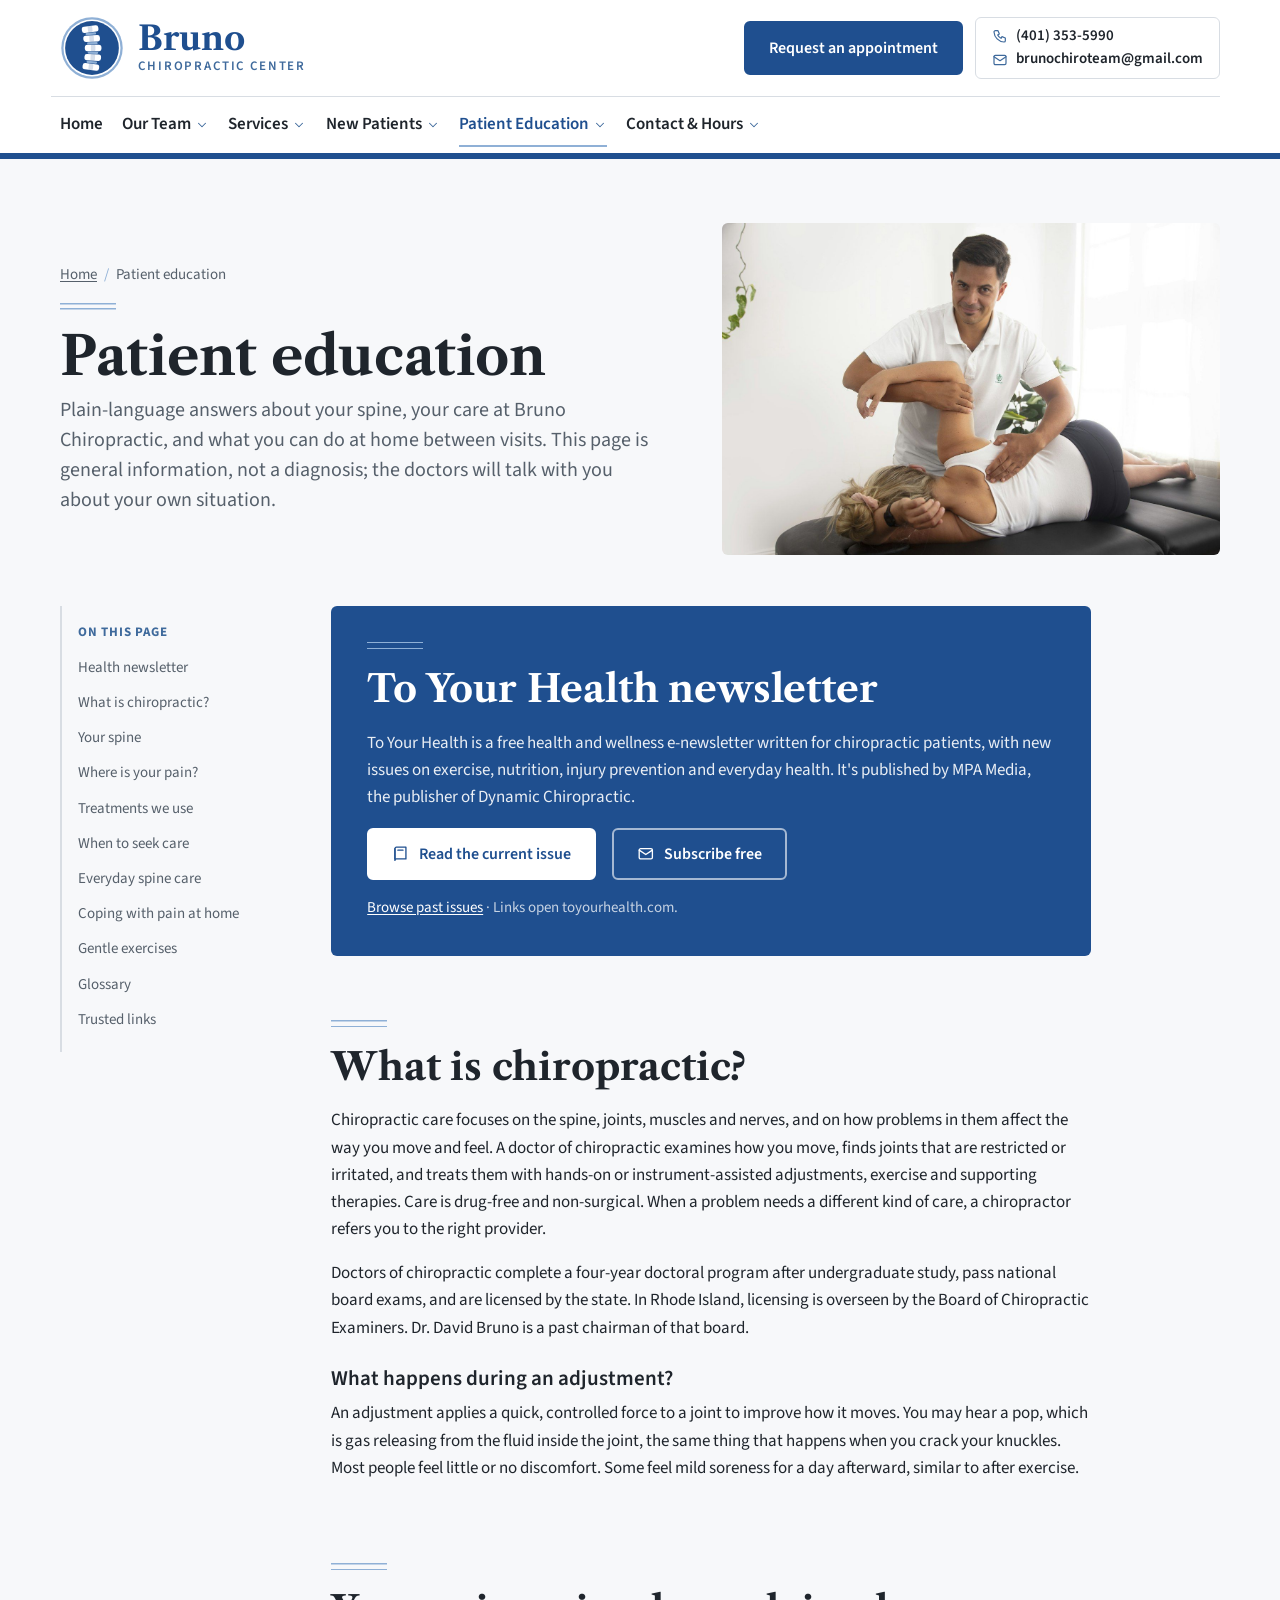
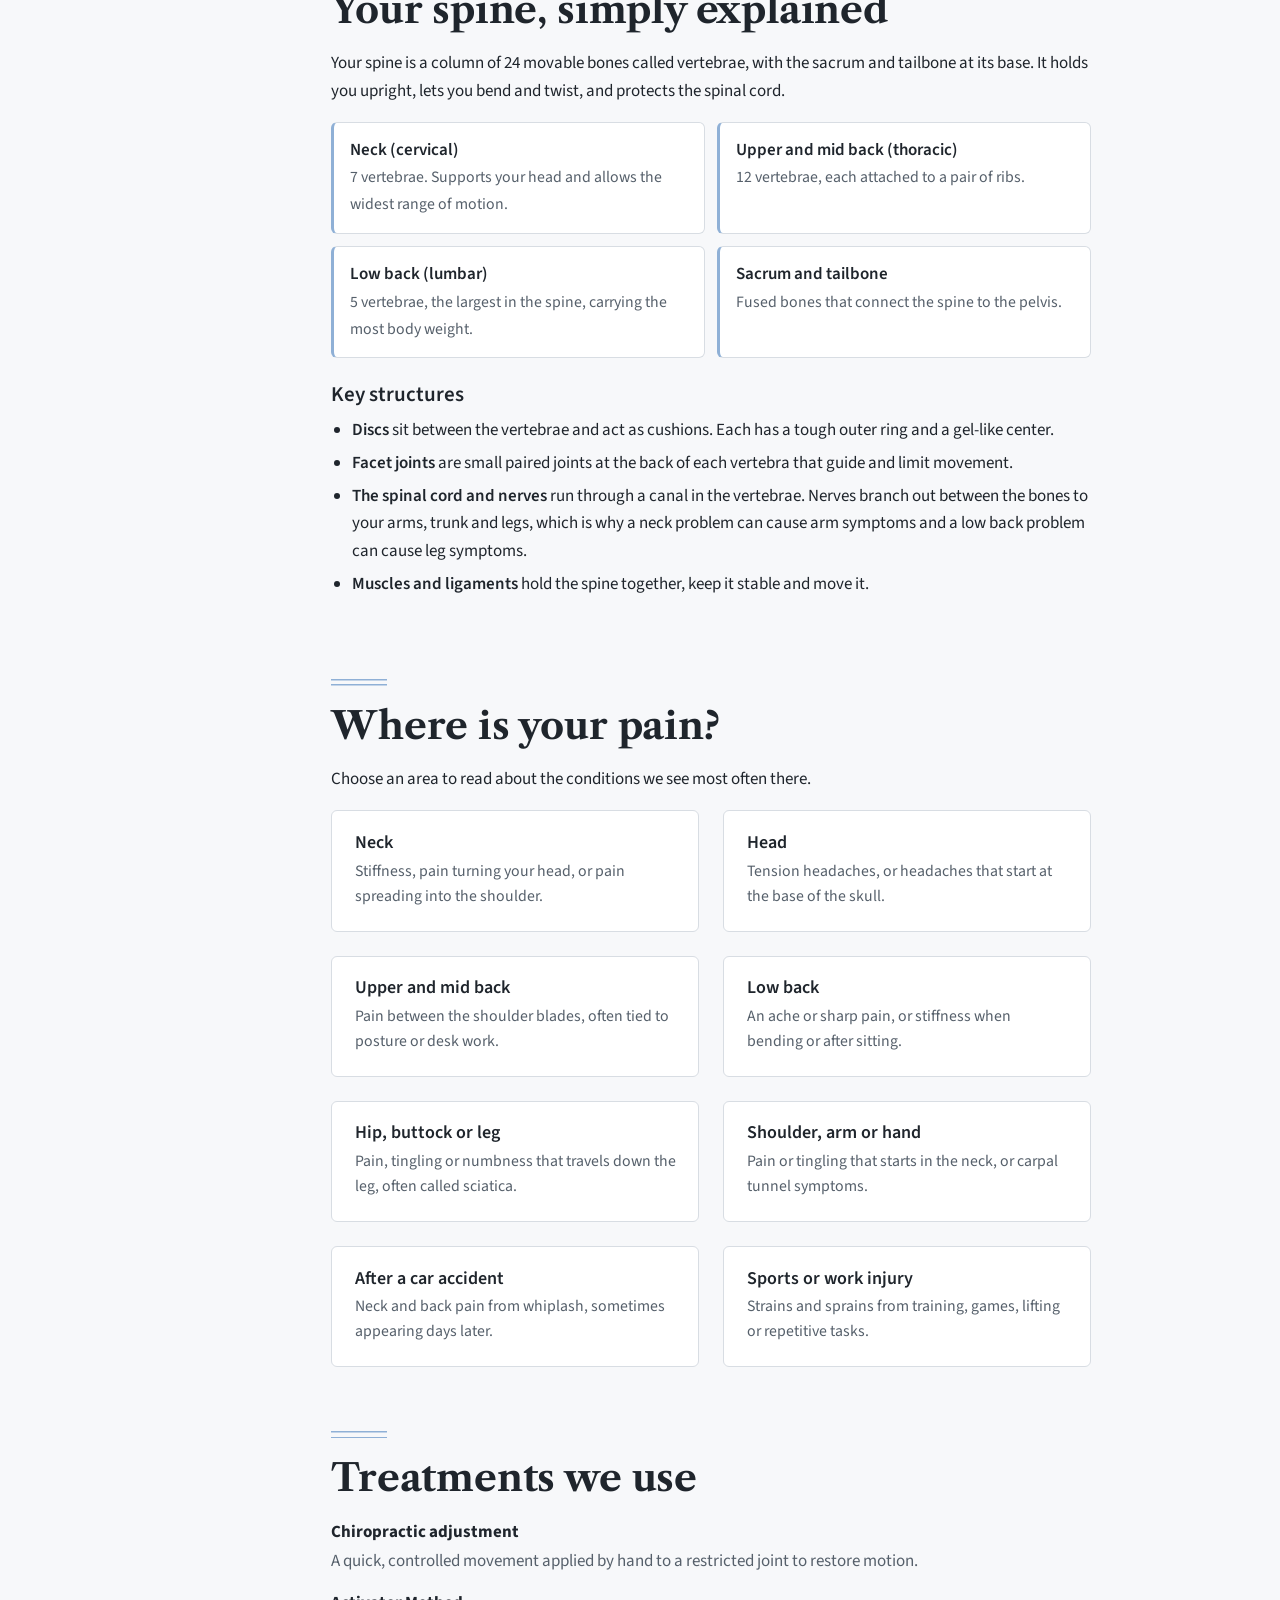
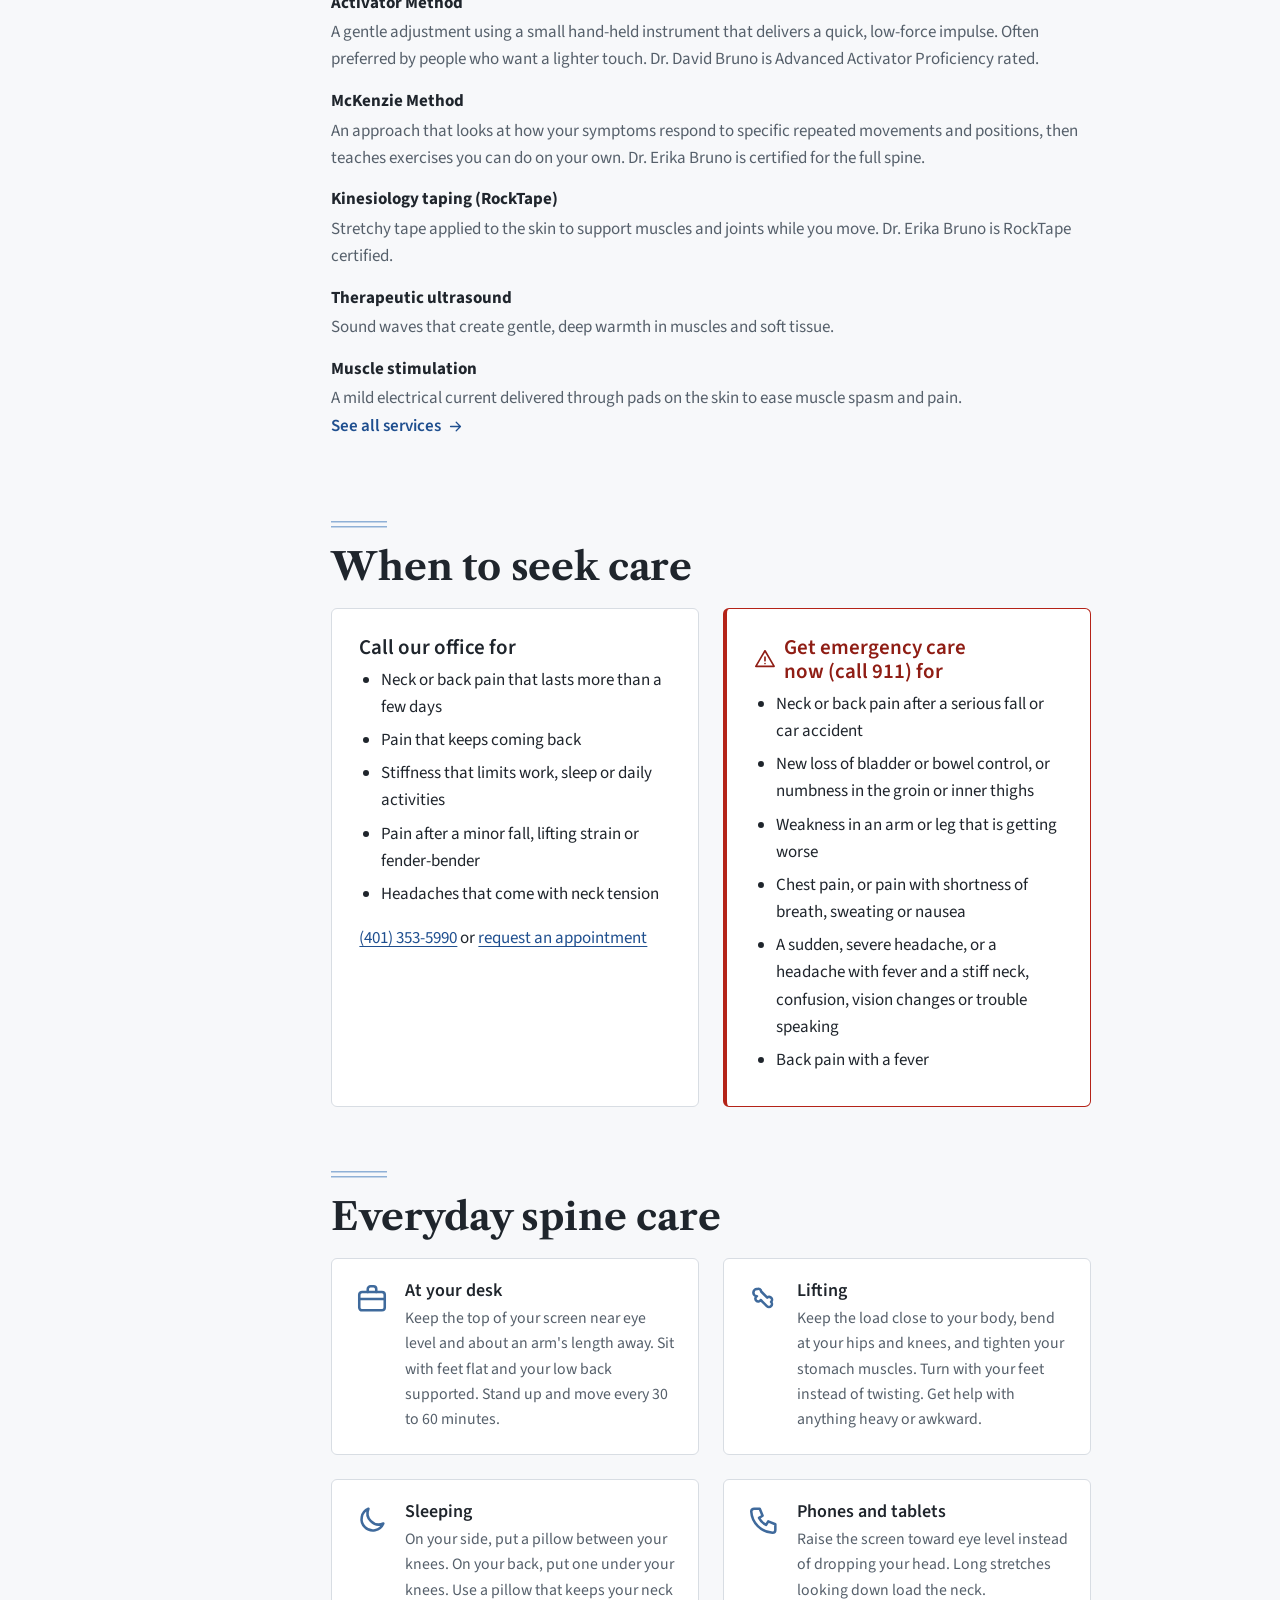
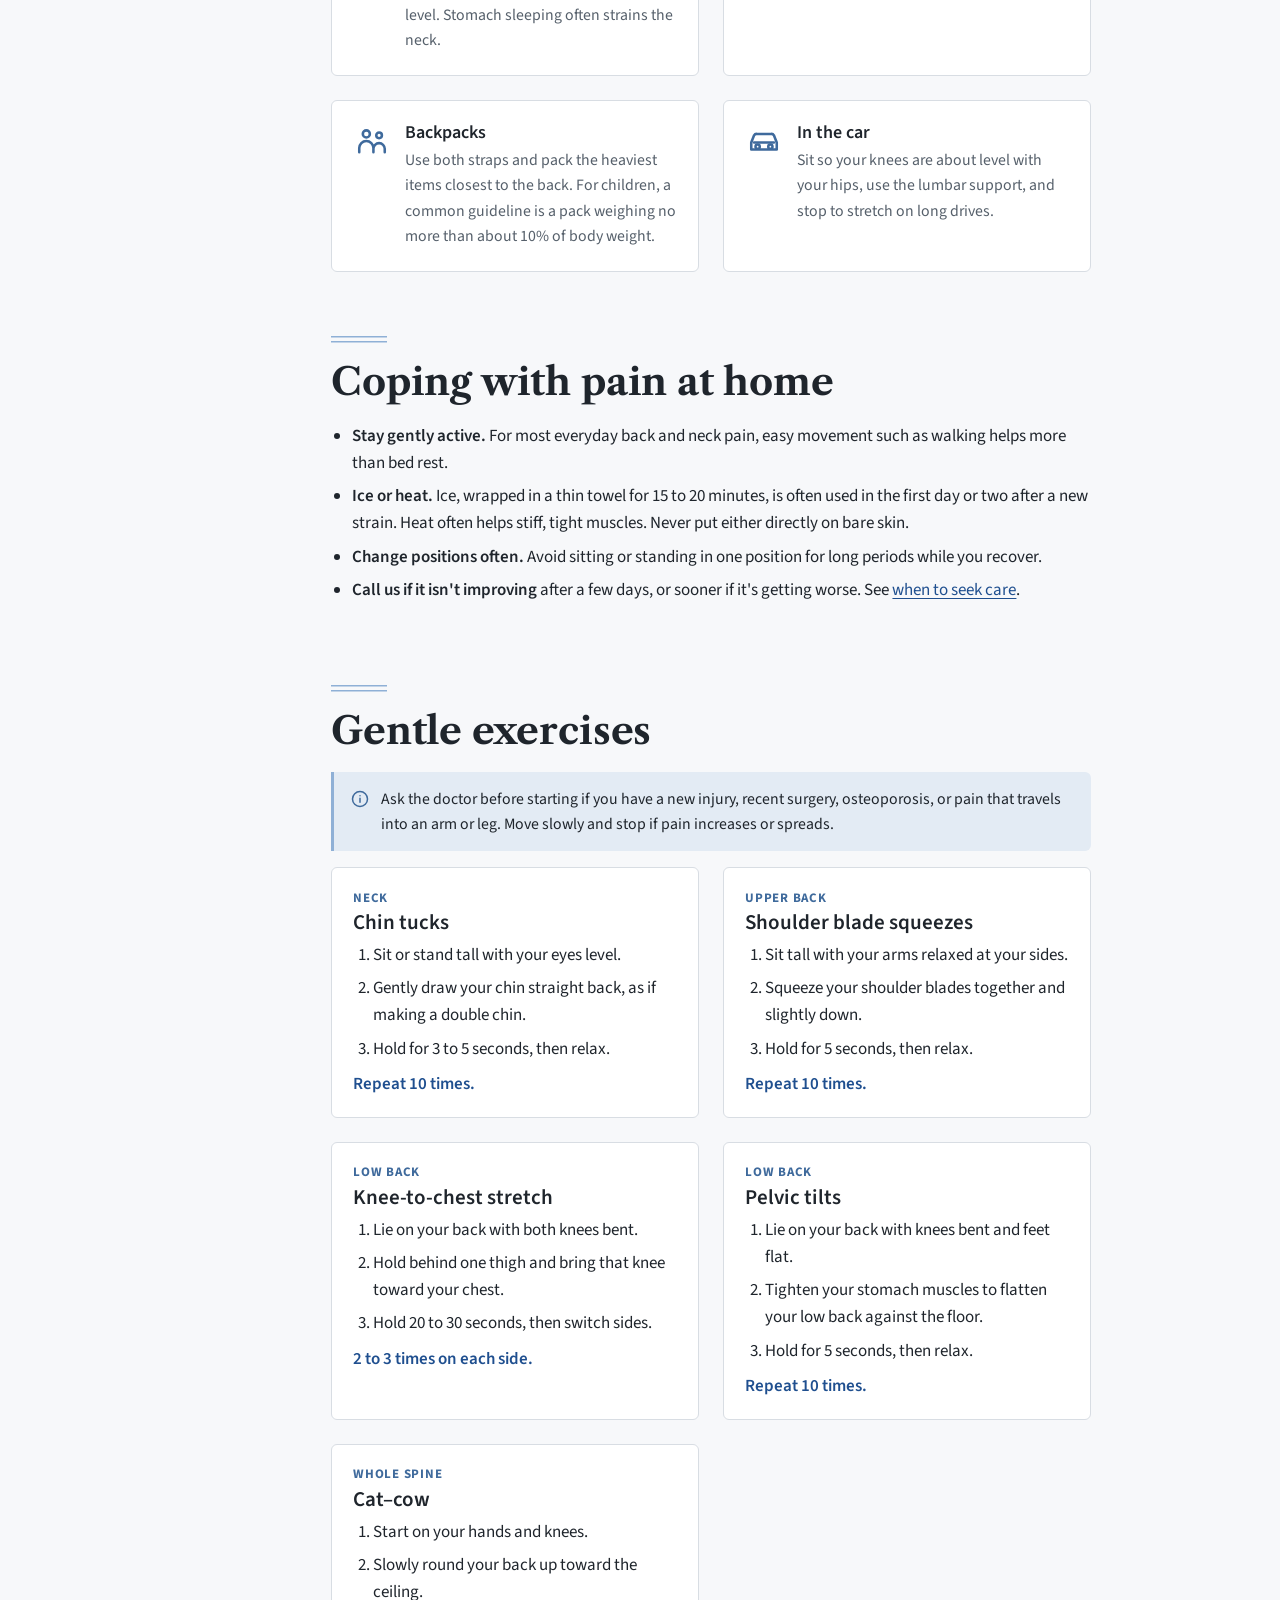
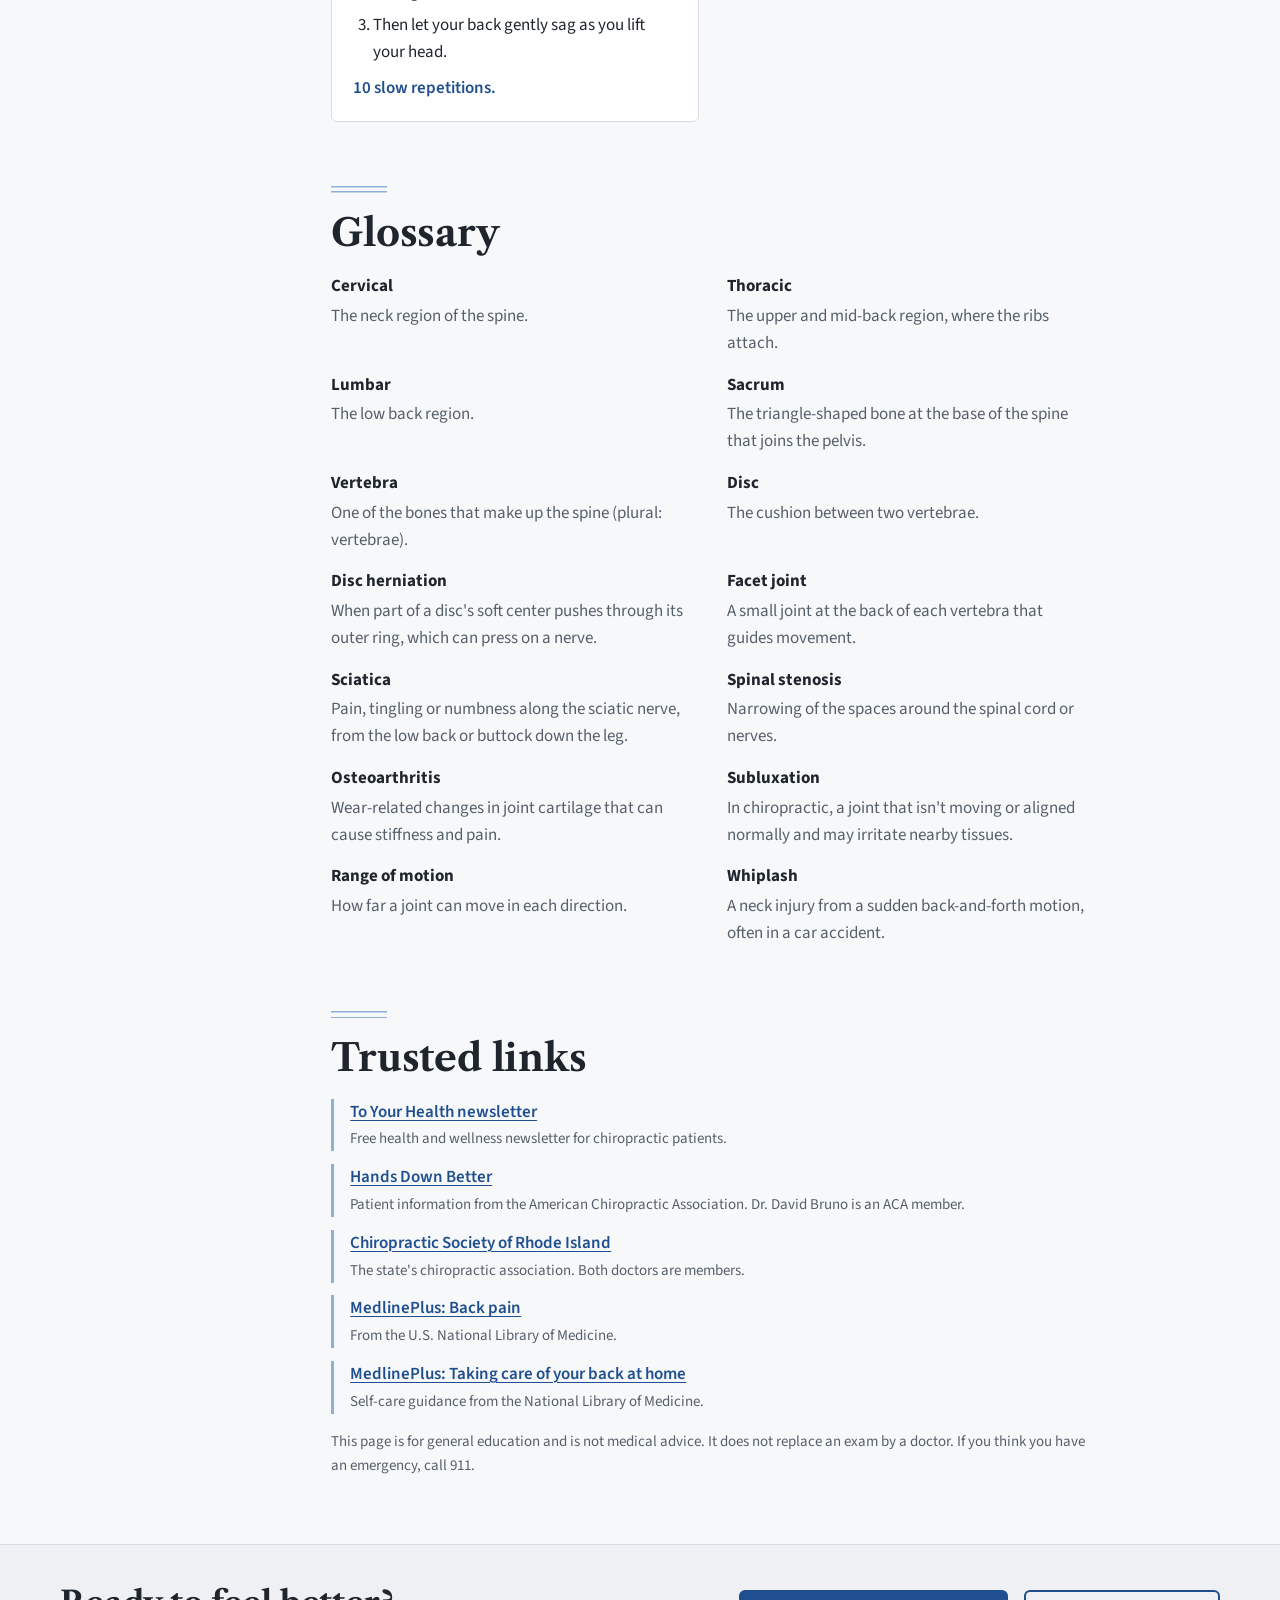
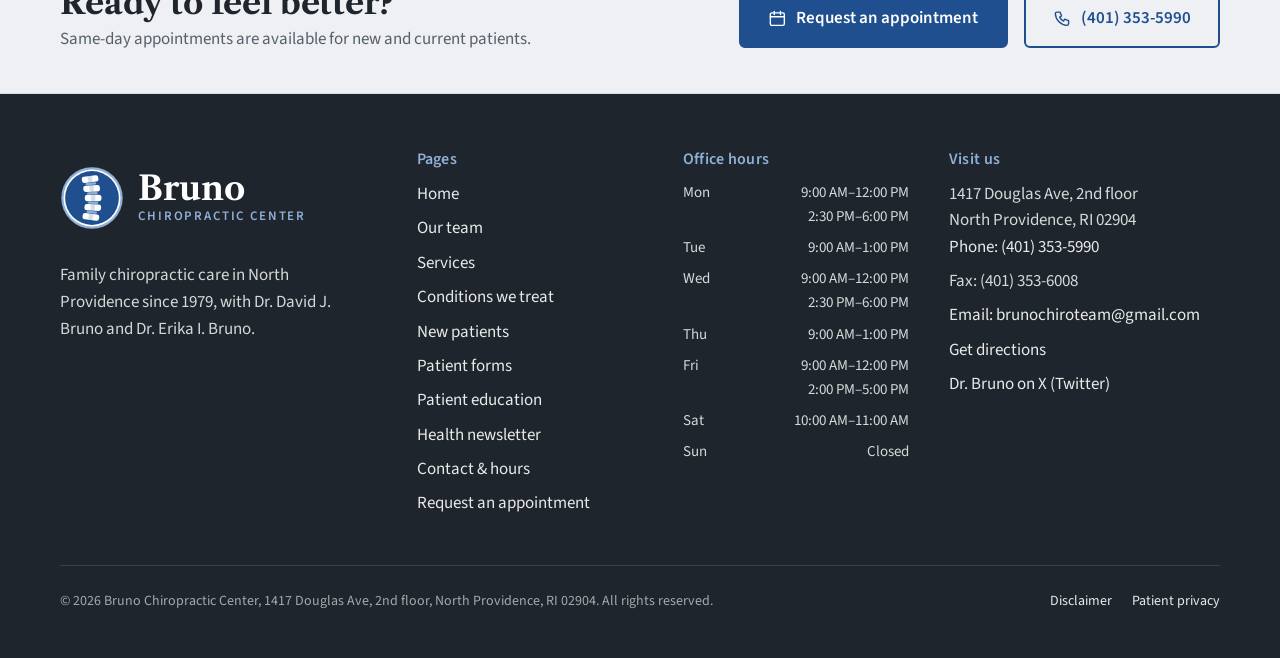
<file: patient-education.html>
<!DOCTYPE html>
<html lang="en">
<head>
<meta charset="utf-8">
<meta name="viewport" content="width=device-width, initial-scale=1">
<title>Patient Education | Bruno Chiropractic Center, North Providence, RI</title>
<meta name="description" content="Chiropractic patient education from Bruno Chiropractic Center: the To Your Health newsletter, how the spine works, where your pain may come from, when to seek care, spine care tips, gentle exercises and a glossary.">
<meta property="og:title" content="Patient Education | Bruno Chiropractic Center, North Providence, RI">
<meta property="og:description" content="Chiropractic patient education from Bruno Chiropractic Center: the To Your Health newsletter, how the spine works, where your pain may come from, when to seek care, spine care tips, gentle exercises and a glossary.">
<meta property="og:type" content="website">
<meta name="theme-color" content="#1F4F8F">
<link rel="icon" href="favicon.ico" sizes="48x48">
<link rel="icon" href="favicon-192.png" type="image/png" sizes="192x192">
<link rel="icon" href="img/favicon.svg" type="image/svg+xml">
<link rel="apple-touch-icon" href="apple-touch-icon.png">
<link rel="canonical" href="https://brunochiropractic.com/patient-education.html">
<link rel="preconnect" href="https://fonts.googleapis.com">
<link rel="preconnect" href="https://fonts.gstatic.com" crossorigin>
<link rel="stylesheet" href="https://fonts.googleapis.com/css2?family=Libre+Caslon+Text:ital,wght@0,400;0,700;1,400&family=Source+Sans+3:wght@400;600;700&display=swap">
<link rel="stylesheet" href="css/styles.css?v=652cbb54">

</head>
<body>

<a class="skip-link" href="#main">Skip to content</a>
<header class="site-header">
  <div class="container site-header__row">
    <a class="brand" href="index.html" aria-label="Bruno Chiropractic Center, home">
      <svg viewBox="0 0 100 100" class="brand__mark" aria-hidden="true" focusable="false"><g transform="translate(0,0) scale(1.0000)"><circle cx="50" cy="50" r="48" fill="#8FB0D6"/><circle cx="50" cy="50" r="44.5" fill="#FFFFFF"/><circle cx="50" cy="50" r="42" fill="#1F4F8F"/><g transform="translate(50,50) scale(1.18) translate(-50,-50)"><g transform="translate(47.5,25) rotate(-7)"><rect x="-11" y="-4.2" width="22" height="8.4" rx="3.4" fill="#FFFFFF"/><rect x="-3" y="-4.2" width="6" height="8.4" rx="1.6" fill="#1F4F8F" opacity="0.18"/></g><g transform="translate(49.5,37.5) rotate(-3)"><rect x="-11" y="-4.2" width="22" height="8.4" rx="3.4" fill="#FFFFFF"/><rect x="-3" y="-4.2" width="6" height="8.4" rx="1.6" fill="#1F4F8F" opacity="0.18"/></g><g transform="translate(51.5,50) rotate(0)"><rect x="-11" y="-4.2" width="22" height="8.4" rx="3.4" fill="#FFFFFF"/><rect x="-3" y="-4.2" width="6" height="8.4" rx="1.6" fill="#1F4F8F" opacity="0.18"/></g><g transform="translate(51.0,62.5) rotate(3)"><rect x="-11" y="-4.2" width="22" height="8.4" rx="3.4" fill="#FFFFFF"/><rect x="-3" y="-4.2" width="6" height="8.4" rx="1.6" fill="#1F4F8F" opacity="0.18"/></g><g transform="translate(48.5,75) rotate(7)"><rect x="-11" y="-4.2" width="22" height="8.4" rx="3.4" fill="#FFFFFF"/><rect x="-3" y="-4.2" width="6" height="8.4" rx="1.6" fill="#1F4F8F" opacity="0.18"/></g><g transform="translate(48.5,31.25) rotate(-5.0)"><rect x="-7" y="-1.5" width="14" height="3" rx="1.5" fill="#8FB0D6"/></g><g transform="translate(50.5,43.75) rotate(-1.5)"><rect x="-7" y="-1.5" width="14" height="3" rx="1.5" fill="#8FB0D6"/></g><g transform="translate(51.25,56.25) rotate(1.5)"><rect x="-7" y="-1.5" width="14" height="3" rx="1.5" fill="#8FB0D6"/></g><g transform="translate(49.75,68.75) rotate(5.0)"><rect x="-7" y="-1.5" width="14" height="3" rx="1.5" fill="#8FB0D6"/></g></g></g></svg>
      <span class="brand__text"><span class="brand__name">Bruno</span><span class="brand__sub">Chiropractic Center</span></span>
    </a>
    <nav id="site-nav" class="nav" aria-label="Main">
      <div class="nav__item"><a class="nav__link" href="index.html">Home</a></div><div class="nav__item nav__item--has-menu"><a class="nav__link" href="about.html">Our Team<span class="nav__chev"><svg viewBox="0 0 24 24" fill="none" stroke="currentColor" stroke-width="1.8" stroke-linecap="round" stroke-linejoin="round" aria-hidden="true" focusable="false"><path d="m6 9 6 6 6-6"/></svg></span></a><div class="nav__menu" role="group" aria-label="Our Team sections"><a href="about.html#dr-david">Dr. David J. Bruno</a><a href="about.html#dr-erika">Dr. Erika I. Bruno</a><a href="about.html#staff">Our staff</a><a href="about.html#mission">Our mission</a><a href="about.html#office">Our office</a></div></div><div class="nav__item nav__item--has-menu"><a class="nav__link" href="services.html">Services<span class="nav__chev"><svg viewBox="0 0 24 24" fill="none" stroke="currentColor" stroke-width="1.8" stroke-linecap="round" stroke-linejoin="round" aria-hidden="true" focusable="false"><path d="m6 9 6 6 6-6"/></svg></span></a><div class="nav__menu" role="group" aria-label="Services sections"><a href="services.html#adjustments">Chiropractic adjustments</a><a href="services.html#therapies">Supporting therapies</a><a href="services.html#conditions">Conditions we treat</a></div></div><div class="nav__item nav__item--has-menu"><a class="nav__link" href="new-patients.html">New Patients<span class="nav__chev"><svg viewBox="0 0 24 24" fill="none" stroke="currentColor" stroke-width="1.8" stroke-linecap="round" stroke-linejoin="round" aria-hidden="true" focusable="false"><path d="m6 9 6 6 6-6"/></svg></span></a><div class="nav__menu" role="group" aria-label="New Patients sections"><a href="new-patients.html#expect">Your first visit</a><a href="new-patients.html#forms">Patient forms</a><a href="new-patients.html#policies">Payment &amp; insurance</a><a href="new-patients.html#faq">Common questions</a></div></div><div class="nav__item nav__item--has-menu"><a class="nav__link" href="patient-education.html" aria-current="page">Patient Education<span class="nav__chev"><svg viewBox="0 0 24 24" fill="none" stroke="currentColor" stroke-width="1.8" stroke-linecap="round" stroke-linejoin="round" aria-hidden="true" focusable="false"><path d="m6 9 6 6 6-6"/></svg></span></a><div class="nav__menu" role="group" aria-label="Patient Education sections"><a href="patient-education.html#newsletter">Health newsletter</a><a href="patient-education.html#chiropractic">What is chiropractic?</a><a href="patient-education.html#pain">Where is your pain?</a><a href="patient-education.html#when">When to seek care</a><a href="patient-education.html#prevention">Everyday spine care</a><a href="patient-education.html#exercises">Gentle exercises</a><a href="patient-education.html#glossary">Glossary</a></div></div><div class="nav__item nav__item--has-menu"><a class="nav__link" href="contact.html">Contact &amp; Hours<span class="nav__chev"><svg viewBox="0 0 24 24" fill="none" stroke="currentColor" stroke-width="1.8" stroke-linecap="round" stroke-linejoin="round" aria-hidden="true" focusable="false"><path d="m6 9 6 6 6-6"/></svg></span></a><div class="nav__menu" role="group" aria-label="Contact &amp; Hours sections"><a href="contact.html#office-hours">Office hours</a><a href="contact.html#map">Map &amp; directions</a><a href="contact.html#appointment">Request an appointment</a><a href="mailto:brunochiroteam@gmail.com">Email the office</a></div></div>
      <div class="nav__extras">
        <a class="btn btn--primary" href="contact.html#appointment"><svg viewBox="0 0 24 24" fill="none" stroke="currentColor" stroke-width="1.8" stroke-linecap="round" stroke-linejoin="round" aria-hidden="true" focusable="false"><rect x="3" y="5" width="18" height="16" rx="2"/><path d="M3 10h18M8 3v4M16 3v4"/></svg> Request an appointment</a>
        <a class="nav__contact" href="tel:+14013535990"><svg viewBox="0 0 24 24" fill="none" stroke="currentColor" stroke-width="1.8" stroke-linecap="round" stroke-linejoin="round" aria-hidden="true" focusable="false"><path d="M5 4h4l2 5-2.5 1.5a11 11 0 0 0 5 5L15 13l5 2v4a2 2 0 0 1-2 2A16 16 0 0 1 3 6a2 2 0 0 1 2-2z"/></svg>(401) 353-5990</a>
        <a class="nav__contact" href="mailto:brunochiroteam@gmail.com"><svg viewBox="0 0 24 24" fill="none" stroke="currentColor" stroke-width="1.8" stroke-linecap="round" stroke-linejoin="round" aria-hidden="true" focusable="false"><rect x="3" y="5" width="18" height="14" rx="2"/><path d="m3 7 9 6 9-6"/></svg>brunochiroteam@gmail.com</a>
      </div>
    </nav>
    <div class="header-actions">
      <a class="btn btn--primary" href="contact.html#appointment">Request an appointment</a>
      <div class="header-contact">
        <a href="tel:+14013535990"><svg viewBox="0 0 24 24" fill="none" stroke="currentColor" stroke-width="1.8" stroke-linecap="round" stroke-linejoin="round" aria-hidden="true" focusable="false"><path d="M5 4h4l2 5-2.5 1.5a11 11 0 0 0 5 5L15 13l5 2v4a2 2 0 0 1-2 2A16 16 0 0 1 3 6a2 2 0 0 1 2-2z"/></svg><span>(401) 353-5990</span></a>
        <a href="mailto:brunochiroteam@gmail.com"><svg viewBox="0 0 24 24" fill="none" stroke="currentColor" stroke-width="1.8" stroke-linecap="round" stroke-linejoin="round" aria-hidden="true" focusable="false"><rect x="3" y="5" width="18" height="14" rx="2"/><path d="m3 7 9 6 9-6"/></svg><span>brunochiroteam@gmail.com</span></a>
      </div>
      <button class="nav-toggle" type="button" aria-expanded="false" aria-controls="site-nav" aria-label="Open menu"><svg viewBox="0 0 24 24" fill="none" stroke="currentColor" stroke-width="1.8" stroke-linecap="round" stroke-linejoin="round" aria-hidden="true" focusable="false"><path d="M4 7h16M4 12h16M4 17h16"/></svg><span class="nav-toggle__label">Menu</span></button>
    </div>
  </div>
  <nav class="quicknav" aria-label="Pages">
    <div class="container quicknav__inner"><a href="index.html">Home</a><a href="about.html">Our Team</a><a href="services.html">Services</a><a href="new-patients.html">New Patients</a><a href="patient-education.html" aria-current="page">Patient Education</a><a href="contact.html">Contact &amp; Hours</a></div>
  </nav>
</header>
<main id="main">

<section class="page-head">
  <div class="container page-head--photo">
    <div>
      <p class="crumbs"><a href="index.html">Home</a><span>/</span>Patient education</p>
      <span class="rule"></span>
      <h1>Patient education</h1>
      <p class="lead">Plain-language answers about your spine, your care at Bruno Chiropractic, and what you can do at home between visits. This page is general information, not a diagnosis; the doctors will talk with you about your own situation.</p>
    </div>
    <div class="photo photo--3x2"><img src="img/stock-hero.jpg" alt="Chiropractor treating a patient lying on her side on a treatment table"></div>
  </div>
</section>

<section class="section">
  <div class="container edu">
    <nav class="edu__toc" aria-label="On this page">
      <p class="edu__toc-title">On this page</p>
      <a href="#newsletter">Health newsletter</a>
      <a href="#chiropractic">What is chiropractic?</a>
      <a href="#spine">Your spine</a>
      <a href="#pain">Where is your pain?</a>
      <a href="#techniques">Treatments we use</a>
      <a href="#when">When to seek care</a>
      <a href="#prevention">Everyday spine care</a>
      <a href="#self-care">Coping with pain at home</a>
      <a href="#exercises">Gentle exercises</a>
      <a href="#glossary">Glossary</a>
      <a href="#resources">Trusted links</a>
    </nav>

    <div class="edu__body">

      <section class="edu__section" id="newsletter" aria-labelledby="h-newsletter">
        <div class="newsletter">
          <div class="newsletter__text">
            <span class="rule rule--light"></span>
            <h2 id="h-newsletter">To Your Health newsletter</h2>
            <p>To Your Health is a free health and wellness e-newsletter written for chiropractic patients, with new issues on exercise, nutrition, injury prevention and everyday health. It's published by MPA Media, the publisher of Dynamic Chiropractic.</p>
            <div class="btn-row">
              <a class="btn btn--light" href="https://www.toyourhealth.com/newsletter/TYH/newsletter.php" rel="noopener"><svg viewBox="0 0 24 24" fill="none" stroke="currentColor" stroke-width="1.8" stroke-linecap="round" stroke-linejoin="round" aria-hidden="true" focusable="false"><path d="M4 5a2 2 0 0 1 2-2h13v16H6a2 2 0 0 0-2 2z"/><path d="M4 19V5M8 7h7"/></svg> Read the current issue</a>
              <a class="btn btn--ghost-light" href="https://www.toyourhealth.com/newsletter/TYH/subscribe.php" rel="noopener"><svg viewBox="0 0 24 24" fill="none" stroke="currentColor" stroke-width="1.8" stroke-linecap="round" stroke-linejoin="round" aria-hidden="true" focusable="false"><rect x="3" y="5" width="18" height="14" rx="2"/><path d="m3 7 9 6 9-6"/></svg> Subscribe free</a>
            </div>
            <p class="small"><a href="https://www.toyourhealth.com/newsletter/TYH/archives/" rel="noopener">Browse past issues</a> · Links open toyourhealth.com.</p>
          </div>
        </div>
      </section>

      <section class="edu__section" id="chiropractic" aria-labelledby="h-chiro">
        <span class="rule"></span>
        <h2 id="h-chiro">What is chiropractic?</h2>
        <p>Chiropractic care focuses on the spine, joints, muscles and nerves, and on how problems in them affect the way you move and feel. A doctor of chiropractic examines how you move, finds joints that are restricted or irritated, and treats them with hands-on or instrument-assisted adjustments, exercise and supporting therapies. Care is drug-free and non-surgical. When a problem needs a different kind of care, a chiropractor refers you to the right provider.</p>
        <p>Doctors of chiropractic complete a four-year doctoral program after undergraduate study, pass national board exams, and are licensed by the state. In Rhode Island, licensing is overseen by the Board of Chiropractic Examiners. Dr. David Bruno is a past chairman of that board.</p>
        <h3>What happens during an adjustment?</h3>
        <p>An adjustment applies a quick, controlled force to a joint to improve how it moves. You may hear a pop, which is gas releasing from the fluid inside the joint, the same thing that happens when you crack your knuckles. Most people feel little or no discomfort. Some feel mild soreness for a day afterward, similar to after exercise.</p>
      </section>

      <section class="edu__section" id="spine" aria-labelledby="h-spine">
        <span class="rule"></span>
        <h2 id="h-spine">Your spine, simply explained</h2>
        <p>Your spine is a column of 24 movable bones called vertebrae, with the sacrum and tailbone at its base. It holds you upright, lets you bend and twist, and protects the spinal cord.</p>
        <div class="spine-regions">
          <div><strong>Neck (cervical)</strong><span>7 vertebrae. Supports your head and allows the widest range of motion.</span></div>
          <div><strong>Upper and mid back (thoracic)</strong><span>12 vertebrae, each attached to a pair of ribs.</span></div>
          <div><strong>Low back (lumbar)</strong><span>5 vertebrae, the largest in the spine, carrying the most body weight.</span></div>
          <div><strong>Sacrum and tailbone</strong><span>Fused bones that connect the spine to the pelvis.</span></div>
        </div>
        <h3>Key structures</h3>
        <ul>
          <li><strong>Discs</strong> sit between the vertebrae and act as cushions. Each has a tough outer ring and a gel-like center.</li>
          <li><strong>Facet joints</strong> are small paired joints at the back of each vertebra that guide and limit movement.</li>
          <li><strong>The spinal cord and nerves</strong> run through a canal in the vertebrae. Nerves branch out between the bones to your arms, trunk and legs, which is why a neck problem can cause arm symptoms and a low back problem can cause leg symptoms.</li>
          <li><strong>Muscles and ligaments</strong> hold the spine together, keep it stable and move it.</li>
        </ul>
      </section>

      <section class="edu__section" id="pain" aria-labelledby="h-pain">
        <span class="rule"></span>
        <h2 id="h-pain">Where is your pain?</h2>
        <p>Choose an area to read about the conditions we see most often there.</p>
        <div class="grid grid--2 pain-grid">
          <a class="tile tile--link" href="services.html#neck"><div><h3>Neck</h3><p>Stiffness, pain turning your head, or pain spreading into the shoulder.</p></div></a>
          <a class="tile tile--link" href="services.html#headaches"><div><h3>Head</h3><p>Tension headaches, or headaches that start at the base of the skull.</p></div></a>
          <a class="tile tile--link" href="services.html#back"><div><h3>Upper and mid back</h3><p>Pain between the shoulder blades, often tied to posture or desk work.</p></div></a>
          <a class="tile tile--link" href="services.html#back"><div><h3>Low back</h3><p>An ache or sharp pain, or stiffness when bending or after sitting.</p></div></a>
          <a class="tile tile--link" href="services.html#back"><div><h3>Hip, buttock or leg</h3><p>Pain, tingling or numbness that travels down the leg, often called sciatica.</p></div></a>
          <a class="tile tile--link" href="services.html#neck"><div><h3>Shoulder, arm or hand</h3><p>Pain or tingling that starts in the neck, or carpal tunnel symptoms.</p></div></a>
          <a class="tile tile--link" href="services.html#whiplash"><div><h3>After a car accident</h3><p>Neck and back pain from whiplash, sometimes appearing days later.</p></div></a>
          <a class="tile tile--link" href="services.html#sports"><div><h3>Sports or work injury</h3><p>Strains and sprains from training, games, lifting or repetitive tasks.</p></div></a>
        </div>
      </section>

      <section class="edu__section" id="techniques" aria-labelledby="h-tech">
        <span class="rule"></span>
        <h2 id="h-tech">Treatments we use</h2>
        <dl class="defs">
          <div class="term"><dt>Chiropractic adjustment</dt><dd>A quick, controlled movement applied by hand to a restricted joint to restore motion.</dd></div>
          <div class="term"><dt>Activator Method</dt><dd>A gentle adjustment using a small hand-held instrument that delivers a quick, low-force impulse. Often preferred by people who want a lighter touch. Dr. David Bruno is Advanced Activator Proficiency rated.</dd></div>
          <div class="term"><dt>McKenzie Method</dt><dd>An approach that looks at how your symptoms respond to specific repeated movements and positions, then teaches exercises you can do on your own. Dr. Erika Bruno is certified for the full spine.</dd></div>
          <div class="term"><dt>Kinesiology taping (RockTape)</dt><dd>Stretchy tape applied to the skin to support muscles and joints while you move. Dr. Erika Bruno is RockTape certified.</dd></div>
          <div class="term"><dt>Therapeutic ultrasound</dt><dd>Sound waves that create gentle, deep warmth in muscles and soft tissue.</dd></div>
          <div class="term"><dt>Muscle stimulation</dt><dd>A mild electrical current delivered through pads on the skin to ease muscle spasm and pain.</dd></div>
        </dl>
        <p><a class="link-arrow" href="services.html">See all services <svg viewBox="0 0 24 24" fill="none" stroke="currentColor" stroke-width="1.8" stroke-linecap="round" stroke-linejoin="round" aria-hidden="true" focusable="false"><path d="M5 12h14M13 6l6 6-6 6"/></svg></a></p>
      </section>

      <section class="edu__section" id="when" aria-labelledby="h-when">
        <span class="rule"></span>
        <h2 id="h-when">When to seek care</h2>
        <div class="grid grid--2">
          <div class="panel">
            <h3>Call our office for</h3>
            <ul>
              <li>Neck or back pain that lasts more than a few days</li>
              <li>Pain that keeps coming back</li>
              <li>Stiffness that limits work, sleep or daily activities</li>
              <li>Pain after a minor fall, lifting strain or fender-bender</li>
              <li>Headaches that come with neck tension</li>
            </ul>
            <p><a href="tel:+14013535990">(401) 353-5990</a> or <a href="contact.html#appointment">request an appointment</a></p>
          </div>
          <div class="panel panel--alert">
            <h3><svg viewBox="0 0 24 24" fill="none" stroke="currentColor" stroke-width="1.8" stroke-linecap="round" stroke-linejoin="round" aria-hidden="true" focusable="false"><path d="M12 3 2 20h20z"/><path d="M12 10v4M12 17h.01"/></svg> Get emergency care now (call 911) for</h3>
            <ul>
              <li>Neck or back pain after a serious fall or car accident</li>
              <li>New loss of bladder or bowel control, or numbness in the groin or inner thighs</li>
              <li>Weakness in an arm or leg that is getting worse</li>
              <li>Chest pain, or pain with shortness of breath, sweating or nausea</li>
              <li>A sudden, severe headache, or a headache with fever and a stiff neck, confusion, vision changes or trouble speaking</li>
              <li>Back pain with a fever</li>
            </ul>
          </div>
        </div>
      </section>

      <section class="edu__section" id="prevention" aria-labelledby="h-prev">
        <span class="rule"></span>
        <h2 id="h-prev">Everyday spine care</h2>
        <div class="grid grid--2 tips">
          <div class="tile tile--ivory"><svg viewBox="0 0 24 24" fill="none" stroke="currentColor" stroke-width="1.8" stroke-linecap="round" stroke-linejoin="round" aria-hidden="true" focusable="false"><rect x="3" y="7" width="18" height="13" rx="2"/><path d="M9 7V5a2 2 0 0 1 2-2h2a2 2 0 0 1 2 2v2M3 12h18"/></svg><div><h3>At your desk</h3><p>Keep the top of your screen near eye level and about an arm's length away. Sit with feet flat and your low back supported. Stand up and move every 30 to 60 minutes.</p></div></div>
          <div class="tile tile--ivory"><svg viewBox="0 0 24 24" fill="none" stroke="currentColor" stroke-width="1.8" stroke-linecap="round" stroke-linejoin="round" aria-hidden="true" focusable="false"><path d="M7 5a2 2 0 0 1 3 1.7l4.3 4.3A2 2 0 1 1 17 14a2 2 0 1 1-3 3l-4.3-4.3A2 2 0 1 1 7 10a2 2 0 0 1 0-5z"/></svg><div><h3>Lifting</h3><p>Keep the load close to your body, bend at your hips and knees, and tighten your stomach muscles. Turn with your feet instead of twisting. Get help with anything heavy or awkward.</p></div></div>
          <div class="tile tile--ivory"><svg viewBox="0 0 24 24" fill="none" stroke="currentColor" stroke-width="1.8" stroke-linecap="round" stroke-linejoin="round" aria-hidden="true" focusable="false"><path d="M20 14.5A8 8 0 0 1 9.5 4a8 8 0 1 0 10.5 10.5z"/></svg><div><h3>Sleeping</h3><p>On your side, put a pillow between your knees. On your back, put one under your knees. Use a pillow that keeps your neck level. Stomach sleeping often strains the neck.</p></div></div>
          <div class="tile tile--ivory"><svg viewBox="0 0 24 24" fill="none" stroke="currentColor" stroke-width="1.8" stroke-linecap="round" stroke-linejoin="round" aria-hidden="true" focusable="false"><path d="M5 4h4l2 5-2.5 1.5a11 11 0 0 0 5 5L15 13l5 2v4a2 2 0 0 1-2 2A16 16 0 0 1 3 6a2 2 0 0 1 2-2z"/></svg><div><h3>Phones and tablets</h3><p>Raise the screen toward eye level instead of dropping your head. Long stretches looking down load the neck.</p></div></div>
          <div class="tile tile--ivory"><svg viewBox="0 0 24 24" fill="none" stroke="currentColor" stroke-width="1.8" stroke-linecap="round" stroke-linejoin="round" aria-hidden="true" focusable="false"><circle cx="8" cy="7" r="2.5"/><circle cx="17" cy="8" r="2"/><path d="M3 20v-3a5 5 0 0 1 10 0v3M13 20v-2.5a4 4 0 0 1 8 0V20"/></svg><div><h3>Backpacks</h3><p>Use both straps and pack the heaviest items closest to the back. For children, a common guideline is a pack weighing no more than about 10% of body weight.</p></div></div>
          <div class="tile tile--ivory"><svg viewBox="0 0 24 24" fill="none" stroke="currentColor" stroke-width="1.8" stroke-linecap="round" stroke-linejoin="round" aria-hidden="true" focusable="false"><path d="M3 13l2-5a2 2 0 0 1 2-1h10a2 2 0 0 1 2 1l2 5v5H3z"/><circle cx="7.5" cy="16" r="1.5"/><circle cx="16.5" cy="16" r="1.5"/><path d="M5 13h14"/></svg><div><h3>In the car</h3><p>Sit so your knees are about level with your hips, use the lumbar support, and stop to stretch on long drives.</p></div></div>
        </div>
      </section>

      <section class="edu__section" id="self-care" aria-labelledby="h-self">
        <span class="rule"></span>
        <h2 id="h-self">Coping with pain at home</h2>
        <ul>
          <li><strong>Stay gently active.</strong> For most everyday back and neck pain, easy movement such as walking helps more than bed rest.</li>
          <li><strong>Ice or heat.</strong> Ice, wrapped in a thin towel for 15 to 20 minutes, is often used in the first day or two after a new strain. Heat often helps stiff, tight muscles. Never put either directly on bare skin.</li>
          <li><strong>Change positions often.</strong> Avoid sitting or standing in one position for long periods while you recover.</li>
          <li><strong>Call us if it isn't improving</strong> after a few days, or sooner if it's getting worse. See <a href="#when">when to seek care</a>.</li>
        </ul>
      </section>

      <section class="edu__section" id="exercises" aria-labelledby="h-ex">
        <span class="rule"></span>
        <h2 id="h-ex">Gentle exercises</h2>
        <div class="note"><svg viewBox="0 0 24 24" fill="none" stroke="currentColor" stroke-width="1.8" stroke-linecap="round" stroke-linejoin="round" aria-hidden="true" focusable="false"><circle cx="12" cy="12" r="9"/><path d="M12 11v5M12 8h.01"/></svg><p>Ask the doctor before starting if you have a new injury, recent surgery, osteoporosis, or pain that travels into an arm or leg. Move slowly and stop if pain increases or spreads.</p></div>
        <div class="grid grid--2 mt-1">
          <article class="exercise">
      <p class="exercise__area">Neck</p>
      <h3>Chin tucks</h3>
      <ol><li>Sit or stand tall with your eyes level.</li><li>Gently draw your chin straight back, as if making a double chin.</li><li>Hold for 3 to 5 seconds, then relax.</li></ol>
      <p class="exercise__reps">Repeat 10 times.</p>
    </article>
          <article class="exercise">
      <p class="exercise__area">Upper back</p>
      <h3>Shoulder blade squeezes</h3>
      <ol><li>Sit tall with your arms relaxed at your sides.</li><li>Squeeze your shoulder blades together and slightly down.</li><li>Hold for 5 seconds, then relax.</li></ol>
      <p class="exercise__reps">Repeat 10 times.</p>
    </article>
          <article class="exercise">
      <p class="exercise__area">Low back</p>
      <h3>Knee-to-chest stretch</h3>
      <ol><li>Lie on your back with both knees bent.</li><li>Hold behind one thigh and bring that knee toward your chest.</li><li>Hold 20 to 30 seconds, then switch sides.</li></ol>
      <p class="exercise__reps">2 to 3 times on each side.</p>
    </article>
          <article class="exercise">
      <p class="exercise__area">Low back</p>
      <h3>Pelvic tilts</h3>
      <ol><li>Lie on your back with knees bent and feet flat.</li><li>Tighten your stomach muscles to flatten your low back against the floor.</li><li>Hold for 5 seconds, then relax.</li></ol>
      <p class="exercise__reps">Repeat 10 times.</p>
    </article>
          <article class="exercise">
      <p class="exercise__area">Whole spine</p>
      <h3>Cat–cow</h3>
      <ol><li>Start on your hands and knees.</li><li>Slowly round your back up toward the ceiling.</li><li>Then let your back gently sag as you lift your head.</li></ol>
      <p class="exercise__reps">10 slow repetitions.</p>
    </article>
        </div>
      </section>

      <section class="edu__section" id="glossary" aria-labelledby="h-gloss">
        <span class="rule"></span>
        <h2 id="h-gloss">Glossary</h2>
        <dl class="defs defs--cols">
          <div class="term"><dt>Cervical</dt><dd>The neck region of the spine.</dd></div>
          <div class="term"><dt>Thoracic</dt><dd>The upper and mid-back region, where the ribs attach.</dd></div>
          <div class="term"><dt>Lumbar</dt><dd>The low back region.</dd></div>
          <div class="term"><dt>Sacrum</dt><dd>The triangle-shaped bone at the base of the spine that joins the pelvis.</dd></div>
          <div class="term"><dt>Vertebra</dt><dd>One of the bones that make up the spine (plural: vertebrae).</dd></div>
          <div class="term"><dt>Disc</dt><dd>The cushion between two vertebrae.</dd></div>
          <div class="term"><dt>Disc herniation</dt><dd>When part of a disc's soft center pushes through its outer ring, which can press on a nerve.</dd></div>
          <div class="term"><dt>Facet joint</dt><dd>A small joint at the back of each vertebra that guides movement.</dd></div>
          <div class="term"><dt>Sciatica</dt><dd>Pain, tingling or numbness along the sciatic nerve, from the low back or buttock down the leg.</dd></div>
          <div class="term"><dt>Spinal stenosis</dt><dd>Narrowing of the spaces around the spinal cord or nerves.</dd></div>
          <div class="term"><dt>Osteoarthritis</dt><dd>Wear-related changes in joint cartilage that can cause stiffness and pain.</dd></div>
          <div class="term"><dt>Subluxation</dt><dd>In chiropractic, a joint that isn't moving or aligned normally and may irritate nearby tissues.</dd></div>
          <div class="term"><dt>Range of motion</dt><dd>How far a joint can move in each direction.</dd></div>
          <div class="term"><dt>Whiplash</dt><dd>A neck injury from a sudden back-and-forth motion, often in a car accident.</dd></div>
        </dl>
      </section>

      <section class="edu__section" id="resources" aria-labelledby="h-res">
        <span class="rule"></span>
        <h2 id="h-res">Trusted links</h2>
        <ul class="resources">
          <li><a href="https://www.toyourhealth.com/newsletter/TYH/newsletter.php" rel="noopener">To Your Health newsletter</a><span>Free health and wellness newsletter for chiropractic patients.</span></li>
          <li><a href="https://handsdownbetter.org/" rel="noopener">Hands Down Better</a><span>Patient information from the American Chiropractic Association. Dr. David Bruno is an ACA member.</span></li>
          <li><a href="https://www.richiro.org/" rel="noopener">Chiropractic Society of Rhode Island</a><span>The state's chiropractic association. Both doctors are members.</span></li>
          <li><a href="https://medlineplus.gov/backpain.html" rel="noopener">MedlinePlus: Back pain</a><span>From the U.S. National Library of Medicine.</span></li>
          <li><a href="https://medlineplus.gov/ency/article/002119.htm" rel="noopener">MedlinePlus: Taking care of your back at home</a><span>Self-care guidance from the National Library of Medicine.</span></li>
        </ul>
        <p class="small muted mt-1">This page is for general education and is not medical advice. It does not replace an exam by a doctor. If you think you have an emergency, call 911.</p>
      </section>

    </div>
  </div>
</section>

<section class="cta">
  <div class="container cta__inner">
    <div>
      <h2>Ready to feel better?</h2>
      <p>Same-day appointments are available for new and current patients.</p>
    </div>
    <div class="btn-row">
      <a class="btn btn--primary btn--lg" href="contact.html#appointment"><svg viewBox="0 0 24 24" fill="none" stroke="currentColor" stroke-width="1.8" stroke-linecap="round" stroke-linejoin="round" aria-hidden="true" focusable="false"><rect x="3" y="5" width="18" height="16" rx="2"/><path d="M3 10h18M8 3v4M16 3v4"/></svg> Request an appointment</a>
      <a class="btn btn--outline btn--lg" href="tel:+14013535990"><svg viewBox="0 0 24 24" fill="none" stroke="currentColor" stroke-width="1.8" stroke-linecap="round" stroke-linejoin="round" aria-hidden="true" focusable="false"><path d="M5 4h4l2 5-2.5 1.5a11 11 0 0 0 5 5L15 13l5 2v4a2 2 0 0 1-2 2A16 16 0 0 1 3 6a2 2 0 0 1 2-2z"/></svg> (401) 353-5990</a>
    </div>
  </div>
</section>

</main>

<footer class="site-footer">
  <div class="container">
    <div class="footer__grid">
      <div class="footer__brand">
        <a class="brand" href="index.html" aria-label="Bruno Chiropractic Center, home">
          <svg viewBox="0 0 100 100" class="brand__mark" aria-hidden="true" focusable="false"><g transform="translate(0,0) scale(1.0000)"><circle cx="50" cy="50" r="48" fill="#8FB0D6"/><circle cx="50" cy="50" r="44.5" fill="#FFFFFF"/><circle cx="50" cy="50" r="42" fill="#1F4F8F"/><g transform="translate(50,50) scale(1.18) translate(-50,-50)"><g transform="translate(47.5,25) rotate(-7)"><rect x="-11" y="-4.2" width="22" height="8.4" rx="3.4" fill="#FFFFFF"/><rect x="-3" y="-4.2" width="6" height="8.4" rx="1.6" fill="#1F4F8F" opacity="0.18"/></g><g transform="translate(49.5,37.5) rotate(-3)"><rect x="-11" y="-4.2" width="22" height="8.4" rx="3.4" fill="#FFFFFF"/><rect x="-3" y="-4.2" width="6" height="8.4" rx="1.6" fill="#1F4F8F" opacity="0.18"/></g><g transform="translate(51.5,50) rotate(0)"><rect x="-11" y="-4.2" width="22" height="8.4" rx="3.4" fill="#FFFFFF"/><rect x="-3" y="-4.2" width="6" height="8.4" rx="1.6" fill="#1F4F8F" opacity="0.18"/></g><g transform="translate(51.0,62.5) rotate(3)"><rect x="-11" y="-4.2" width="22" height="8.4" rx="3.4" fill="#FFFFFF"/><rect x="-3" y="-4.2" width="6" height="8.4" rx="1.6" fill="#1F4F8F" opacity="0.18"/></g><g transform="translate(48.5,75) rotate(7)"><rect x="-11" y="-4.2" width="22" height="8.4" rx="3.4" fill="#FFFFFF"/><rect x="-3" y="-4.2" width="6" height="8.4" rx="1.6" fill="#1F4F8F" opacity="0.18"/></g><g transform="translate(48.5,31.25) rotate(-5.0)"><rect x="-7" y="-1.5" width="14" height="3" rx="1.5" fill="#8FB0D6"/></g><g transform="translate(50.5,43.75) rotate(-1.5)"><rect x="-7" y="-1.5" width="14" height="3" rx="1.5" fill="#8FB0D6"/></g><g transform="translate(51.25,56.25) rotate(1.5)"><rect x="-7" y="-1.5" width="14" height="3" rx="1.5" fill="#8FB0D6"/></g><g transform="translate(49.75,68.75) rotate(5.0)"><rect x="-7" y="-1.5" width="14" height="3" rx="1.5" fill="#8FB0D6"/></g></g></g></svg>
          <span class="brand__text"><span class="brand__name">Bruno</span><span class="brand__sub">Chiropractic Center</span></span>
        </a>
        <p>Family chiropractic care in North Providence since 1979, with Dr. David J. Bruno and Dr. Erika I. Bruno.</p>
      </div>
      <div>
        <h4>Pages</h4>
        <ul>
          <li><a href="index.html">Home</a></li>
          <li><a href="about.html">Our team</a></li>
          <li><a href="services.html">Services</a></li>
          <li><a href="services.html#conditions">Conditions we treat</a></li>
          <li><a href="new-patients.html">New patients</a></li>
          <li><a href="new-patients.html#forms">Patient forms</a></li>
          <li><a href="patient-education.html">Patient education</a></li>
          <li><a href="patient-education.html#newsletter">Health newsletter</a></li>
          <li><a href="contact.html">Contact &amp; hours</a></li>
          <li><a href="contact.html#appointment">Request an appointment</a></li>
        </ul>
      </div>
      <div>
        <h4>Office hours</h4>
        <ul class="footer__hours"><li><span>Mon</span><span>9:00 AM–12:00 PM<br>2:30 PM–6:00 PM</span></li><li><span>Tue</span><span>9:00 AM–1:00 PM</span></li><li><span>Wed</span><span>9:00 AM–12:00 PM<br>2:30 PM–6:00 PM</span></li><li><span>Thu</span><span>9:00 AM–1:00 PM</span></li><li><span>Fri</span><span>9:00 AM–12:00 PM<br>2:00 PM–5:00 PM</span></li><li><span>Sat</span><span>10:00 AM–11:00 AM</span></li><li><span>Sun</span><span>Closed</span></li></ul>
      </div>
      <div>
        <h4>Visit us</h4>
        <address class="address">1417 Douglas Ave, 2nd floor<br>North Providence, RI 02904</address>
        <ul class="mt-1">
          <li><a href="tel:+14013535990">Phone: (401) 353-5990</a></li>
          <li>Fax: (401) 353-6008</li>
          <li><a href="mailto:brunochiroteam@gmail.com">Email: brunochiroteam@gmail.com</a></li>
          <li><a href="https://www.google.com/maps/dir/?api=1&destination=1417+Douglas+Ave,+North+Providence,+RI+02904" rel="noopener">Get directions</a></li>
          <li><a href="https://twitter.com/DavidBrunoDC" rel="noopener">Dr. Bruno on X (Twitter)</a></li>
        </ul>
      </div>
    </div>
    <div class="footer__meta">
      <p>© <span data-year>2026</span> Bruno Chiropractic Center, 1417 Douglas Ave, 2nd floor, North Providence, RI 02904. All rights reserved.</p>
      <ul>
        <li><a href="legal.html#disclaimer">Disclaimer</a></li>
        <li><a href="legal.html#privacy">Patient privacy</a></li>
      </ul>
    </div>
  </div>
</footer>
<div class="callbar">
  <a class="btn btn--outline" href="tel:+14013535990"><svg viewBox="0 0 24 24" fill="none" stroke="currentColor" stroke-width="1.8" stroke-linecap="round" stroke-linejoin="round" aria-hidden="true" focusable="false"><path d="M5 4h4l2 5-2.5 1.5a11 11 0 0 0 5 5L15 13l5 2v4a2 2 0 0 1-2 2A16 16 0 0 1 3 6a2 2 0 0 1 2-2z"/></svg> Call</a>
  <a class="btn btn--primary" href="contact.html#appointment">Request appointment</a>
</div>
<script src="js/main.js?v=652cbb54"></script>
</body>
</html>
</file>
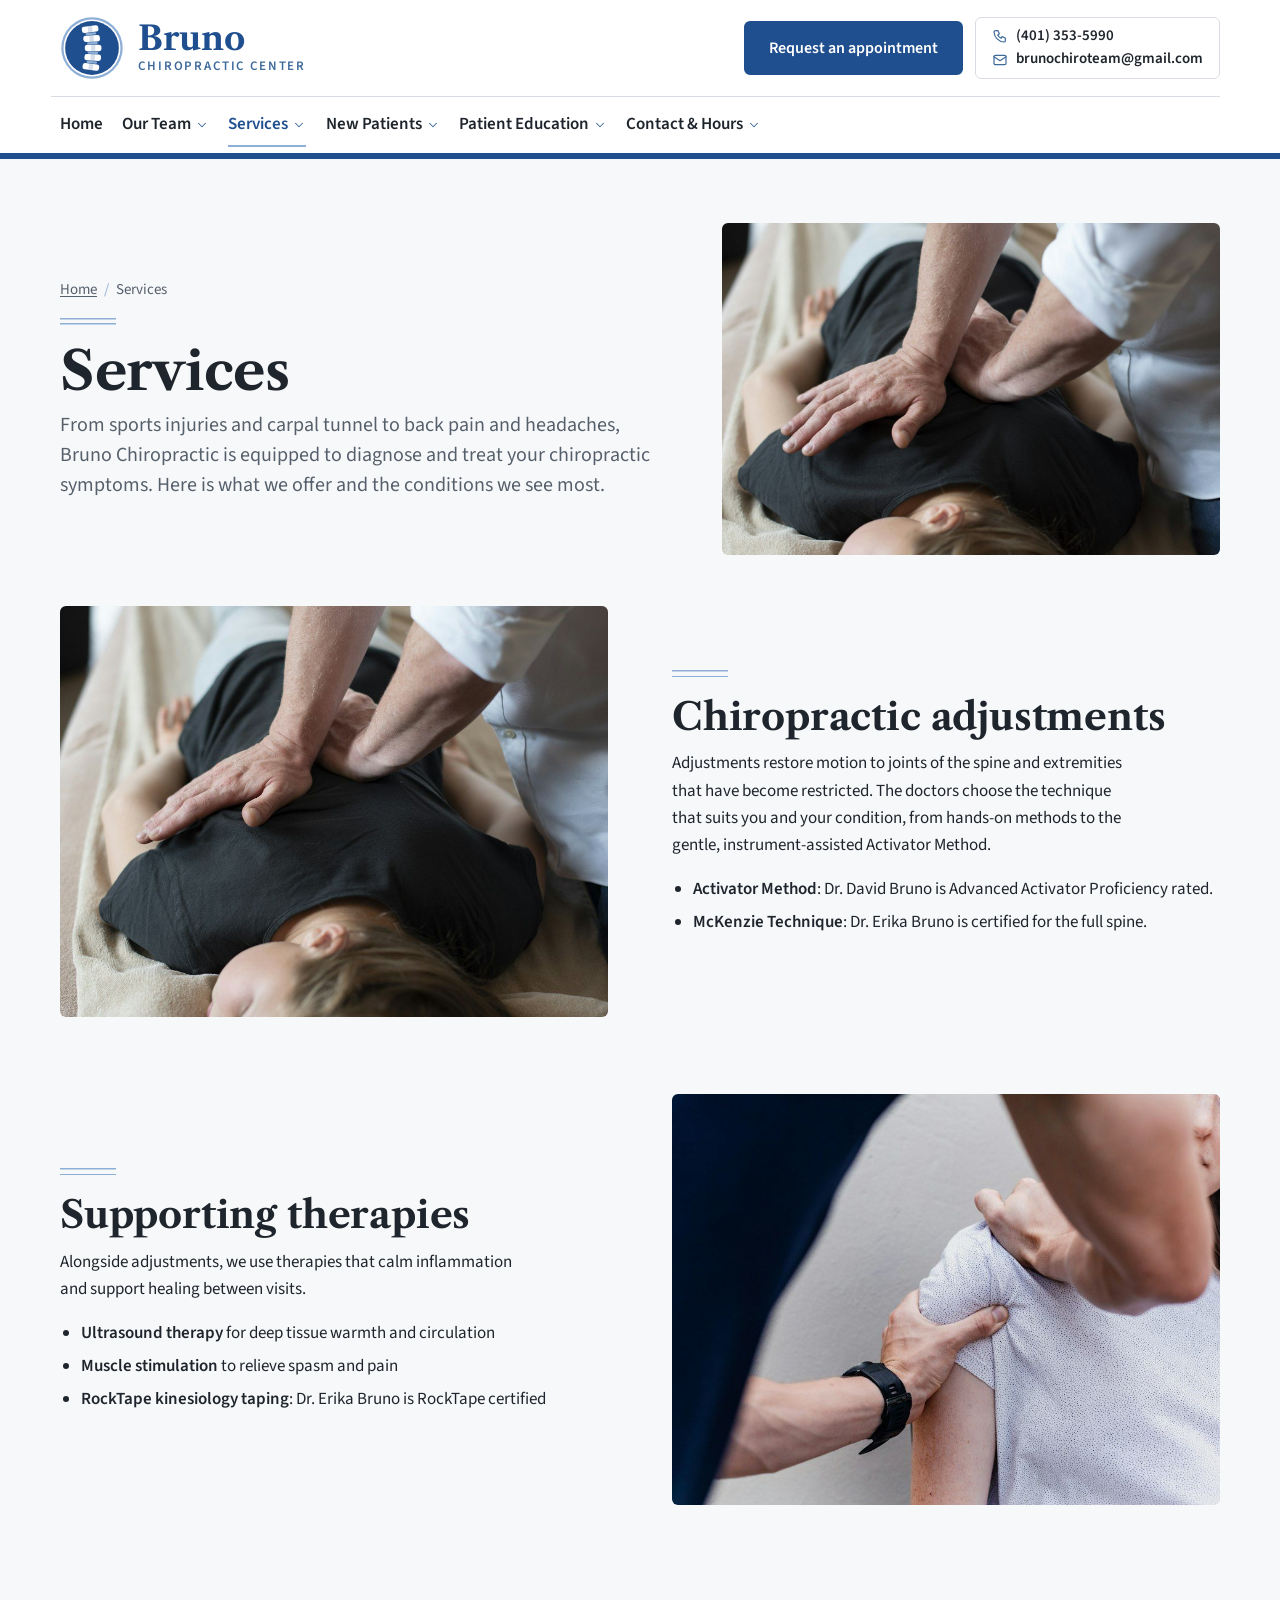
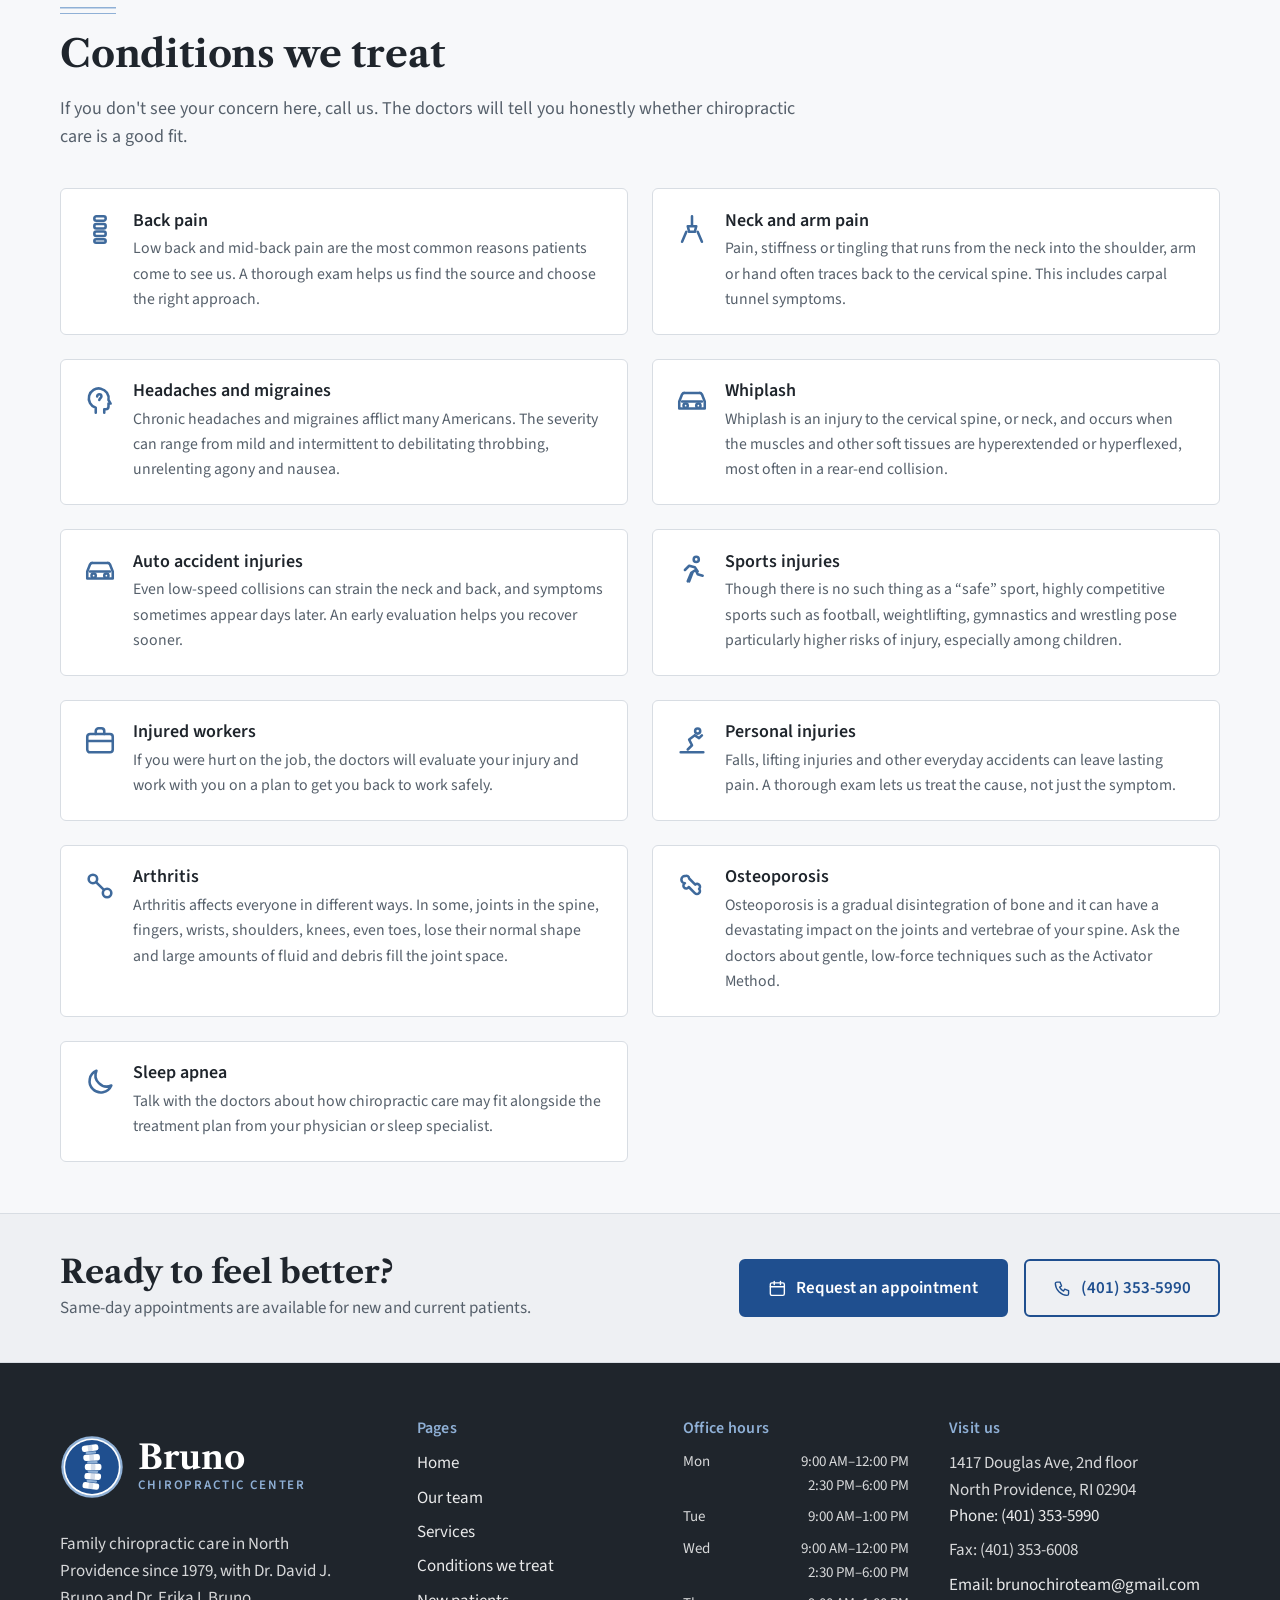
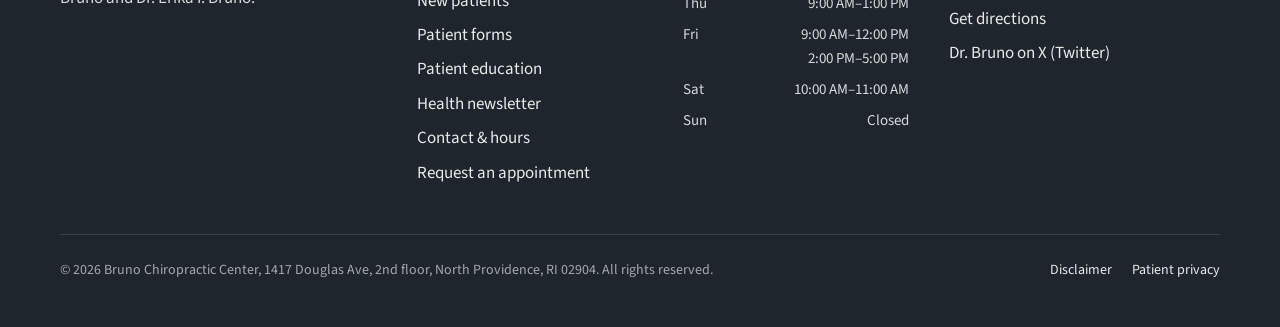
<file: services.html>
<!DOCTYPE html>
<html lang="en">
<head>
<meta charset="utf-8">
<meta name="viewport" content="width=device-width, initial-scale=1">
<title>Services | Bruno Chiropractic Center, North Providence, RI</title>
<meta name="description" content="Chiropractic adjustments and supporting therapies at Bruno Chiropractic Center in North Providence, RI. Conditions treated include back pain, neck pain, headaches, whiplash, sports and auto accident injuries.">
<meta property="og:title" content="Services | Bruno Chiropractic Center, North Providence, RI">
<meta property="og:description" content="Chiropractic adjustments and supporting therapies at Bruno Chiropractic Center in North Providence, RI. Conditions treated include back pain, neck pain, headaches, whiplash, sports and auto accident injuries.">
<meta property="og:type" content="website">
<meta name="theme-color" content="#1F4F8F">
<link rel="icon" href="favicon.ico" sizes="48x48">
<link rel="icon" href="favicon-192.png" type="image/png" sizes="192x192">
<link rel="icon" href="img/favicon.svg" type="image/svg+xml">
<link rel="apple-touch-icon" href="apple-touch-icon.png">
<link rel="canonical" href="https://brunochiropractic.com/services.html">
<link rel="preconnect" href="https://fonts.googleapis.com">
<link rel="preconnect" href="https://fonts.gstatic.com" crossorigin>
<link rel="stylesheet" href="https://fonts.googleapis.com/css2?family=Libre+Caslon+Text:ital,wght@0,400;0,700;1,400&family=Source+Sans+3:wght@400;600;700&display=swap">
<link rel="stylesheet" href="css/styles.css?v=652cbb54">

</head>
<body>

<a class="skip-link" href="#main">Skip to content</a>
<header class="site-header">
  <div class="container site-header__row">
    <a class="brand" href="index.html" aria-label="Bruno Chiropractic Center, home">
      <svg viewBox="0 0 100 100" class="brand__mark" aria-hidden="true" focusable="false"><g transform="translate(0,0) scale(1.0000)"><circle cx="50" cy="50" r="48" fill="#8FB0D6"/><circle cx="50" cy="50" r="44.5" fill="#FFFFFF"/><circle cx="50" cy="50" r="42" fill="#1F4F8F"/><g transform="translate(50,50) scale(1.18) translate(-50,-50)"><g transform="translate(47.5,25) rotate(-7)"><rect x="-11" y="-4.2" width="22" height="8.4" rx="3.4" fill="#FFFFFF"/><rect x="-3" y="-4.2" width="6" height="8.4" rx="1.6" fill="#1F4F8F" opacity="0.18"/></g><g transform="translate(49.5,37.5) rotate(-3)"><rect x="-11" y="-4.2" width="22" height="8.4" rx="3.4" fill="#FFFFFF"/><rect x="-3" y="-4.2" width="6" height="8.4" rx="1.6" fill="#1F4F8F" opacity="0.18"/></g><g transform="translate(51.5,50) rotate(0)"><rect x="-11" y="-4.2" width="22" height="8.4" rx="3.4" fill="#FFFFFF"/><rect x="-3" y="-4.2" width="6" height="8.4" rx="1.6" fill="#1F4F8F" opacity="0.18"/></g><g transform="translate(51.0,62.5) rotate(3)"><rect x="-11" y="-4.2" width="22" height="8.4" rx="3.4" fill="#FFFFFF"/><rect x="-3" y="-4.2" width="6" height="8.4" rx="1.6" fill="#1F4F8F" opacity="0.18"/></g><g transform="translate(48.5,75) rotate(7)"><rect x="-11" y="-4.2" width="22" height="8.4" rx="3.4" fill="#FFFFFF"/><rect x="-3" y="-4.2" width="6" height="8.4" rx="1.6" fill="#1F4F8F" opacity="0.18"/></g><g transform="translate(48.5,31.25) rotate(-5.0)"><rect x="-7" y="-1.5" width="14" height="3" rx="1.5" fill="#8FB0D6"/></g><g transform="translate(50.5,43.75) rotate(-1.5)"><rect x="-7" y="-1.5" width="14" height="3" rx="1.5" fill="#8FB0D6"/></g><g transform="translate(51.25,56.25) rotate(1.5)"><rect x="-7" y="-1.5" width="14" height="3" rx="1.5" fill="#8FB0D6"/></g><g transform="translate(49.75,68.75) rotate(5.0)"><rect x="-7" y="-1.5" width="14" height="3" rx="1.5" fill="#8FB0D6"/></g></g></g></svg>
      <span class="brand__text"><span class="brand__name">Bruno</span><span class="brand__sub">Chiropractic Center</span></span>
    </a>
    <nav id="site-nav" class="nav" aria-label="Main">
      <div class="nav__item"><a class="nav__link" href="index.html">Home</a></div><div class="nav__item nav__item--has-menu"><a class="nav__link" href="about.html">Our Team<span class="nav__chev"><svg viewBox="0 0 24 24" fill="none" stroke="currentColor" stroke-width="1.8" stroke-linecap="round" stroke-linejoin="round" aria-hidden="true" focusable="false"><path d="m6 9 6 6 6-6"/></svg></span></a><div class="nav__menu" role="group" aria-label="Our Team sections"><a href="about.html#dr-david">Dr. David J. Bruno</a><a href="about.html#dr-erika">Dr. Erika I. Bruno</a><a href="about.html#staff">Our staff</a><a href="about.html#mission">Our mission</a><a href="about.html#office">Our office</a></div></div><div class="nav__item nav__item--has-menu"><a class="nav__link" href="services.html" aria-current="page">Services<span class="nav__chev"><svg viewBox="0 0 24 24" fill="none" stroke="currentColor" stroke-width="1.8" stroke-linecap="round" stroke-linejoin="round" aria-hidden="true" focusable="false"><path d="m6 9 6 6 6-6"/></svg></span></a><div class="nav__menu" role="group" aria-label="Services sections"><a href="services.html#adjustments">Chiropractic adjustments</a><a href="services.html#therapies">Supporting therapies</a><a href="services.html#conditions">Conditions we treat</a></div></div><div class="nav__item nav__item--has-menu"><a class="nav__link" href="new-patients.html">New Patients<span class="nav__chev"><svg viewBox="0 0 24 24" fill="none" stroke="currentColor" stroke-width="1.8" stroke-linecap="round" stroke-linejoin="round" aria-hidden="true" focusable="false"><path d="m6 9 6 6 6-6"/></svg></span></a><div class="nav__menu" role="group" aria-label="New Patients sections"><a href="new-patients.html#expect">Your first visit</a><a href="new-patients.html#forms">Patient forms</a><a href="new-patients.html#policies">Payment &amp; insurance</a><a href="new-patients.html#faq">Common questions</a></div></div><div class="nav__item nav__item--has-menu"><a class="nav__link" href="patient-education.html">Patient Education<span class="nav__chev"><svg viewBox="0 0 24 24" fill="none" stroke="currentColor" stroke-width="1.8" stroke-linecap="round" stroke-linejoin="round" aria-hidden="true" focusable="false"><path d="m6 9 6 6 6-6"/></svg></span></a><div class="nav__menu" role="group" aria-label="Patient Education sections"><a href="patient-education.html#newsletter">Health newsletter</a><a href="patient-education.html#chiropractic">What is chiropractic?</a><a href="patient-education.html#pain">Where is your pain?</a><a href="patient-education.html#when">When to seek care</a><a href="patient-education.html#prevention">Everyday spine care</a><a href="patient-education.html#exercises">Gentle exercises</a><a href="patient-education.html#glossary">Glossary</a></div></div><div class="nav__item nav__item--has-menu"><a class="nav__link" href="contact.html">Contact &amp; Hours<span class="nav__chev"><svg viewBox="0 0 24 24" fill="none" stroke="currentColor" stroke-width="1.8" stroke-linecap="round" stroke-linejoin="round" aria-hidden="true" focusable="false"><path d="m6 9 6 6 6-6"/></svg></span></a><div class="nav__menu" role="group" aria-label="Contact &amp; Hours sections"><a href="contact.html#office-hours">Office hours</a><a href="contact.html#map">Map &amp; directions</a><a href="contact.html#appointment">Request an appointment</a><a href="mailto:brunochiroteam@gmail.com">Email the office</a></div></div>
      <div class="nav__extras">
        <a class="btn btn--primary" href="contact.html#appointment"><svg viewBox="0 0 24 24" fill="none" stroke="currentColor" stroke-width="1.8" stroke-linecap="round" stroke-linejoin="round" aria-hidden="true" focusable="false"><rect x="3" y="5" width="18" height="16" rx="2"/><path d="M3 10h18M8 3v4M16 3v4"/></svg> Request an appointment</a>
        <a class="nav__contact" href="tel:+14013535990"><svg viewBox="0 0 24 24" fill="none" stroke="currentColor" stroke-width="1.8" stroke-linecap="round" stroke-linejoin="round" aria-hidden="true" focusable="false"><path d="M5 4h4l2 5-2.5 1.5a11 11 0 0 0 5 5L15 13l5 2v4a2 2 0 0 1-2 2A16 16 0 0 1 3 6a2 2 0 0 1 2-2z"/></svg>(401) 353-5990</a>
        <a class="nav__contact" href="mailto:brunochiroteam@gmail.com"><svg viewBox="0 0 24 24" fill="none" stroke="currentColor" stroke-width="1.8" stroke-linecap="round" stroke-linejoin="round" aria-hidden="true" focusable="false"><rect x="3" y="5" width="18" height="14" rx="2"/><path d="m3 7 9 6 9-6"/></svg>brunochiroteam@gmail.com</a>
      </div>
    </nav>
    <div class="header-actions">
      <a class="btn btn--primary" href="contact.html#appointment">Request an appointment</a>
      <div class="header-contact">
        <a href="tel:+14013535990"><svg viewBox="0 0 24 24" fill="none" stroke="currentColor" stroke-width="1.8" stroke-linecap="round" stroke-linejoin="round" aria-hidden="true" focusable="false"><path d="M5 4h4l2 5-2.5 1.5a11 11 0 0 0 5 5L15 13l5 2v4a2 2 0 0 1-2 2A16 16 0 0 1 3 6a2 2 0 0 1 2-2z"/></svg><span>(401) 353-5990</span></a>
        <a href="mailto:brunochiroteam@gmail.com"><svg viewBox="0 0 24 24" fill="none" stroke="currentColor" stroke-width="1.8" stroke-linecap="round" stroke-linejoin="round" aria-hidden="true" focusable="false"><rect x="3" y="5" width="18" height="14" rx="2"/><path d="m3 7 9 6 9-6"/></svg><span>brunochiroteam@gmail.com</span></a>
      </div>
      <button class="nav-toggle" type="button" aria-expanded="false" aria-controls="site-nav" aria-label="Open menu"><svg viewBox="0 0 24 24" fill="none" stroke="currentColor" stroke-width="1.8" stroke-linecap="round" stroke-linejoin="round" aria-hidden="true" focusable="false"><path d="M4 7h16M4 12h16M4 17h16"/></svg><span class="nav-toggle__label">Menu</span></button>
    </div>
  </div>
  <nav class="quicknav" aria-label="Pages">
    <div class="container quicknav__inner"><a href="index.html">Home</a><a href="about.html">Our Team</a><a href="services.html" aria-current="page">Services</a><a href="new-patients.html">New Patients</a><a href="patient-education.html">Patient Education</a><a href="contact.html">Contact &amp; Hours</a></div>
  </nav>
</header>
<main id="main">

<section class="page-head">
  <div class="container page-head--photo">
    <div>
      <p class="crumbs"><a href="index.html">Home</a><span>/</span>Services</p>
      <span class="rule"></span>
      <h1>Services</h1>
      <p class="lead">From sports injuries and carpal tunnel to back pain and headaches, Bruno Chiropractic is equipped to diagnose and treat your chiropractic symptoms. Here is what we offer and the conditions we see most.</p>
    </div>
    <div class="photo photo--3x2"><img src="img/stock-hands.jpg" alt="Chiropractor applying pressure to a patient's mid-back"></div>
  </div>
</section>

<section class="section">
  <div class="container stack stack--loose">
    <div class="feature" id="adjustments">
      <div class="feature__media"><div class="photo photo--4x3"><img src="img/stock-adjust.jpg" alt="Chiropractor's hands placed on a patient's upper back" loading="lazy"></div></div>
      <div class="feature__text">
        <span class="rule"></span>
        <h2>Chiropractic adjustments</h2>
        <p>Adjustments restore motion to joints of the spine and extremities that have become restricted. The doctors choose the technique that suits you and your condition, from hands-on methods to the gentle, instrument-assisted Activator Method.</p>
        <ul>
          <li><strong>Activator Method</strong>: Dr. David Bruno is Advanced Activator Proficiency rated.</li>
          <li><strong>McKenzie Technique</strong>: Dr. Erika Bruno is certified for the full spine.</li>
        </ul>
      </div>
    </div>
    <div class="feature feature--flip" id="therapies">
      <div class="feature__media"><div class="photo photo--4x3"><img src="img/stock-therapy.jpg" alt="Therapist guiding a patient through a shoulder and arm exercise" loading="lazy"></div></div>
      <div class="feature__text">
        <span class="rule"></span>
        <h2>Supporting therapies</h2>
        <p>Alongside adjustments, we use therapies that calm inflammation and support healing between visits.</p>
        <ul>
          <li><strong>Ultrasound therapy</strong> for deep tissue warmth and circulation</li>
          <li><strong>Muscle stimulation</strong> to relieve spasm and pain</li>
          <li><strong>RockTape kinesiology taping</strong>: Dr. Erika Bruno is RockTape certified</li>
        </ul>
      </div>
    </div>
  </div>
</section>

<section class="section section--ivory" id="conditions">
  <div class="container">
    <div class="section-head">
      <span class="rule"></span>
      <h2>Conditions we treat</h2>
      <p>If you don't see your concern here, call us. The doctors will tell you honestly whether chiropractic care is a good fit.</p>
    </div>
    <div class="grid grid--2">
      <div class="tile" id="back"><svg viewBox="0 0 24 24" fill="none" stroke="currentColor" stroke-width="1.8" stroke-linecap="round" stroke-linejoin="round" aria-hidden="true" focusable="false"><rect x="8" y="3" width="8" height="3.2" rx="1.4"/><rect x="8" y="8.4" width="8" height="3.2" rx="1.4"/><rect x="8" y="13.8" width="8" height="3.2" rx="1.4"/><rect x="8" y="19.2" width="8" height="2.5" rx="1.2"/></svg><div><h3>Back pain</h3><p>Low back and mid-back pain are the most common reasons patients come to see us. A thorough exam helps us find the source and choose the right approach.</p></div></div>
      <div class="tile" id="neck"><svg viewBox="0 0 24 24" fill="none" stroke="currentColor" stroke-width="1.8" stroke-linecap="round" stroke-linejoin="round" aria-hidden="true" focusable="false"><path d="M12 3v7M9 10h6l-1 4H10zM8 14l-3 7M16 14l3 7"/></svg><div><h3>Neck and arm pain</h3><p>Pain, stiffness or tingling that runs from the neck into the shoulder, arm or hand often traces back to the cervical spine. This includes carpal tunnel symptoms.</p></div></div>
      <div class="tile" id="headaches"><svg viewBox="0 0 24 24" fill="none" stroke="currentColor" stroke-width="1.8" stroke-linecap="round" stroke-linejoin="round" aria-hidden="true" focusable="false"><path d="M9 21v-3.5A7 7 0 1 1 18 12l1.5 2.5H18v2a2 2 0 0 1-2 2h-1v2.5"/><path d="M10 9.5a1.5 1.5 0 0 1 3 0c0 1-1.5 1.5-1.5 2.5"/></svg><div><h3>Headaches and migraines</h3><p>Chronic headaches and migraines afflict many Americans. The severity can range from mild and intermittent to debilitating throbbing, unrelenting agony and nausea.</p></div></div>
      <div class="tile" id="whiplash"><svg viewBox="0 0 24 24" fill="none" stroke="currentColor" stroke-width="1.8" stroke-linecap="round" stroke-linejoin="round" aria-hidden="true" focusable="false"><path d="M3 13l2-5a2 2 0 0 1 2-1h10a2 2 0 0 1 2 1l2 5v5H3z"/><circle cx="7.5" cy="16" r="1.5"/><circle cx="16.5" cy="16" r="1.5"/><path d="M5 13h14"/></svg><div><h3>Whiplash</h3><p>Whiplash is an injury to the cervical spine, or neck, and occurs when the muscles and other soft tissues are hyperextended or hyperflexed, most often in a rear-end collision.</p></div></div>
      <div class="tile" id="auto"><svg viewBox="0 0 24 24" fill="none" stroke="currentColor" stroke-width="1.8" stroke-linecap="round" stroke-linejoin="round" aria-hidden="true" focusable="false"><path d="M3 13l2-5a2 2 0 0 1 2-1h10a2 2 0 0 1 2 1l2 5v5H3z"/><circle cx="7.5" cy="16" r="1.5"/><circle cx="16.5" cy="16" r="1.5"/><path d="M5 13h14"/></svg><div><h3>Auto accident injuries</h3><p>Even low-speed collisions can strain the neck and back, and symptoms sometimes appear days later. An early evaluation helps you recover sooner.</p></div></div>
      <div class="tile" id="sports"><svg viewBox="0 0 24 24" fill="none" stroke="currentColor" stroke-width="1.8" stroke-linecap="round" stroke-linejoin="round" aria-hidden="true" focusable="false"><circle cx="15" cy="4.5" r="1.8"/><path d="M9 20l2.5-6 3-2 1.5 3 3.5 1M7 12l3-3 4 1 2 3M12.5 13.5 10 20"/></svg><div><h3>Sports injuries</h3><p>Though there is no such thing as a &ldquo;safe&rdquo; sport, highly competitive sports such as football, weightlifting, gymnastics and wrestling pose particularly higher risks of injury, especially among children.</p></div></div>
      <div class="tile" id="work"><svg viewBox="0 0 24 24" fill="none" stroke="currentColor" stroke-width="1.8" stroke-linecap="round" stroke-linejoin="round" aria-hidden="true" focusable="false"><rect x="3" y="7" width="18" height="13" rx="2"/><path d="M9 7V5a2 2 0 0 1 2-2h2a2 2 0 0 1 2 2v2M3 12h18"/></svg><div><h3>Injured workers</h3><p>If you were hurt on the job, the doctors will evaluate your injury and work with you on a plan to get you back to work safely.</p></div></div>
      <div class="tile" id="personal"><svg viewBox="0 0 24 24" fill="none" stroke="currentColor" stroke-width="1.8" stroke-linecap="round" stroke-linejoin="round" aria-hidden="true" focusable="false"><circle cx="16" cy="5" r="1.8"/><path d="M4 20h16M14 8l-4 3 2 4-3 3M14 8l3 2 2-2"/></svg><div><h3>Personal injuries</h3><p>Falls, lifting injuries and other everyday accidents can leave lasting pain. A thorough exam lets us treat the cause, not just the symptom.</p></div></div>
      <div class="tile" id="arthritis"><svg viewBox="0 0 24 24" fill="none" stroke="currentColor" stroke-width="1.8" stroke-linecap="round" stroke-linejoin="round" aria-hidden="true" focusable="false"><circle cx="7" cy="7" r="3"/><circle cx="17" cy="17" r="3"/><path d="M9.2 9.2l5.6 5.6"/></svg><div><h3>Arthritis</h3><p>Arthritis affects everyone in different ways. In some, joints in the spine, fingers, wrists, shoulders, knees, even toes, lose their normal shape and large amounts of fluid and debris fill the joint space.</p></div></div>
      <div class="tile" id="osteoporosis"><svg viewBox="0 0 24 24" fill="none" stroke="currentColor" stroke-width="1.8" stroke-linecap="round" stroke-linejoin="round" aria-hidden="true" focusable="false"><path d="M7 5a2 2 0 0 1 3 1.7l4.3 4.3A2 2 0 1 1 17 14a2 2 0 1 1-3 3l-4.3-4.3A2 2 0 1 1 7 10a2 2 0 0 1 0-5z"/></svg><div><h3>Osteoporosis</h3><p>Osteoporosis is a gradual disintegration of bone and it can have a devastating impact on the joints and vertebrae of your spine. Ask the doctors about gentle, low-force techniques such as the Activator Method.</p></div></div>
      <div class="tile" id="sleep"><svg viewBox="0 0 24 24" fill="none" stroke="currentColor" stroke-width="1.8" stroke-linecap="round" stroke-linejoin="round" aria-hidden="true" focusable="false"><path d="M20 14.5A8 8 0 0 1 9.5 4a8 8 0 1 0 10.5 10.5z"/></svg><div><h3>Sleep apnea</h3><p>Talk with the doctors about how chiropractic care may fit alongside the treatment plan from your physician or sleep specialist.</p></div></div>
    </div>
  </div>
</section>

<section class="cta">
  <div class="container cta__inner">
    <div>
      <h2>Ready to feel better?</h2>
      <p>Same-day appointments are available for new and current patients.</p>
    </div>
    <div class="btn-row">
      <a class="btn btn--primary btn--lg" href="contact.html#appointment"><svg viewBox="0 0 24 24" fill="none" stroke="currentColor" stroke-width="1.8" stroke-linecap="round" stroke-linejoin="round" aria-hidden="true" focusable="false"><rect x="3" y="5" width="18" height="16" rx="2"/><path d="M3 10h18M8 3v4M16 3v4"/></svg> Request an appointment</a>
      <a class="btn btn--outline btn--lg" href="tel:+14013535990"><svg viewBox="0 0 24 24" fill="none" stroke="currentColor" stroke-width="1.8" stroke-linecap="round" stroke-linejoin="round" aria-hidden="true" focusable="false"><path d="M5 4h4l2 5-2.5 1.5a11 11 0 0 0 5 5L15 13l5 2v4a2 2 0 0 1-2 2A16 16 0 0 1 3 6a2 2 0 0 1 2-2z"/></svg> (401) 353-5990</a>
    </div>
  </div>
</section>

</main>

<footer class="site-footer">
  <div class="container">
    <div class="footer__grid">
      <div class="footer__brand">
        <a class="brand" href="index.html" aria-label="Bruno Chiropractic Center, home">
          <svg viewBox="0 0 100 100" class="brand__mark" aria-hidden="true" focusable="false"><g transform="translate(0,0) scale(1.0000)"><circle cx="50" cy="50" r="48" fill="#8FB0D6"/><circle cx="50" cy="50" r="44.5" fill="#FFFFFF"/><circle cx="50" cy="50" r="42" fill="#1F4F8F"/><g transform="translate(50,50) scale(1.18) translate(-50,-50)"><g transform="translate(47.5,25) rotate(-7)"><rect x="-11" y="-4.2" width="22" height="8.4" rx="3.4" fill="#FFFFFF"/><rect x="-3" y="-4.2" width="6" height="8.4" rx="1.6" fill="#1F4F8F" opacity="0.18"/></g><g transform="translate(49.5,37.5) rotate(-3)"><rect x="-11" y="-4.2" width="22" height="8.4" rx="3.4" fill="#FFFFFF"/><rect x="-3" y="-4.2" width="6" height="8.4" rx="1.6" fill="#1F4F8F" opacity="0.18"/></g><g transform="translate(51.5,50) rotate(0)"><rect x="-11" y="-4.2" width="22" height="8.4" rx="3.4" fill="#FFFFFF"/><rect x="-3" y="-4.2" width="6" height="8.4" rx="1.6" fill="#1F4F8F" opacity="0.18"/></g><g transform="translate(51.0,62.5) rotate(3)"><rect x="-11" y="-4.2" width="22" height="8.4" rx="3.4" fill="#FFFFFF"/><rect x="-3" y="-4.2" width="6" height="8.4" rx="1.6" fill="#1F4F8F" opacity="0.18"/></g><g transform="translate(48.5,75) rotate(7)"><rect x="-11" y="-4.2" width="22" height="8.4" rx="3.4" fill="#FFFFFF"/><rect x="-3" y="-4.2" width="6" height="8.4" rx="1.6" fill="#1F4F8F" opacity="0.18"/></g><g transform="translate(48.5,31.25) rotate(-5.0)"><rect x="-7" y="-1.5" width="14" height="3" rx="1.5" fill="#8FB0D6"/></g><g transform="translate(50.5,43.75) rotate(-1.5)"><rect x="-7" y="-1.5" width="14" height="3" rx="1.5" fill="#8FB0D6"/></g><g transform="translate(51.25,56.25) rotate(1.5)"><rect x="-7" y="-1.5" width="14" height="3" rx="1.5" fill="#8FB0D6"/></g><g transform="translate(49.75,68.75) rotate(5.0)"><rect x="-7" y="-1.5" width="14" height="3" rx="1.5" fill="#8FB0D6"/></g></g></g></svg>
          <span class="brand__text"><span class="brand__name">Bruno</span><span class="brand__sub">Chiropractic Center</span></span>
        </a>
        <p>Family chiropractic care in North Providence since 1979, with Dr. David J. Bruno and Dr. Erika I. Bruno.</p>
      </div>
      <div>
        <h4>Pages</h4>
        <ul>
          <li><a href="index.html">Home</a></li>
          <li><a href="about.html">Our team</a></li>
          <li><a href="services.html">Services</a></li>
          <li><a href="services.html#conditions">Conditions we treat</a></li>
          <li><a href="new-patients.html">New patients</a></li>
          <li><a href="new-patients.html#forms">Patient forms</a></li>
          <li><a href="patient-education.html">Patient education</a></li>
          <li><a href="patient-education.html#newsletter">Health newsletter</a></li>
          <li><a href="contact.html">Contact &amp; hours</a></li>
          <li><a href="contact.html#appointment">Request an appointment</a></li>
        </ul>
      </div>
      <div>
        <h4>Office hours</h4>
        <ul class="footer__hours"><li><span>Mon</span><span>9:00 AM–12:00 PM<br>2:30 PM–6:00 PM</span></li><li><span>Tue</span><span>9:00 AM–1:00 PM</span></li><li><span>Wed</span><span>9:00 AM–12:00 PM<br>2:30 PM–6:00 PM</span></li><li><span>Thu</span><span>9:00 AM–1:00 PM</span></li><li><span>Fri</span><span>9:00 AM–12:00 PM<br>2:00 PM–5:00 PM</span></li><li><span>Sat</span><span>10:00 AM–11:00 AM</span></li><li><span>Sun</span><span>Closed</span></li></ul>
      </div>
      <div>
        <h4>Visit us</h4>
        <address class="address">1417 Douglas Ave, 2nd floor<br>North Providence, RI 02904</address>
        <ul class="mt-1">
          <li><a href="tel:+14013535990">Phone: (401) 353-5990</a></li>
          <li>Fax: (401) 353-6008</li>
          <li><a href="mailto:brunochiroteam@gmail.com">Email: brunochiroteam@gmail.com</a></li>
          <li><a href="https://www.google.com/maps/dir/?api=1&destination=1417+Douglas+Ave,+North+Providence,+RI+02904" rel="noopener">Get directions</a></li>
          <li><a href="https://twitter.com/DavidBrunoDC" rel="noopener">Dr. Bruno on X (Twitter)</a></li>
        </ul>
      </div>
    </div>
    <div class="footer__meta">
      <p>© <span data-year>2026</span> Bruno Chiropractic Center, 1417 Douglas Ave, 2nd floor, North Providence, RI 02904. All rights reserved.</p>
      <ul>
        <li><a href="legal.html#disclaimer">Disclaimer</a></li>
        <li><a href="legal.html#privacy">Patient privacy</a></li>
      </ul>
    </div>
  </div>
</footer>
<div class="callbar">
  <a class="btn btn--outline" href="tel:+14013535990"><svg viewBox="0 0 24 24" fill="none" stroke="currentColor" stroke-width="1.8" stroke-linecap="round" stroke-linejoin="round" aria-hidden="true" focusable="false"><path d="M5 4h4l2 5-2.5 1.5a11 11 0 0 0 5 5L15 13l5 2v4a2 2 0 0 1-2 2A16 16 0 0 1 3 6a2 2 0 0 1 2-2z"/></svg> Call</a>
  <a class="btn btn--primary" href="contact.html#appointment">Request appointment</a>
</div>
<script src="js/main.js?v=652cbb54"></script>
</body>
</html>
</file>
<file: css/styles.css>
/* ==========================================================================
   Bruno Chiropractic Center — site styles
   Palette: light grey, deep blue, soft blue accent. Single light theme by design.
   Layout: 1160px container, left-aligned text, split hero with a blue matte,
   soft-blue double rules mark section heads.
   ========================================================================== */

:root {
  --blue: #1F4F8F;
  --blue-deep: #153A6B;
  --blue-tint: #EAF1F9;
  --accent: #8FB0D6;
  --accent-deep: #3F6A9C;
  --accent-pale: #E3EBF4;
  --white: #FFFFFF;
  --grey: #EEF0F3;
  --ink: #1F252C;
  --ink-soft: #56606B;
  --line: #D8DDE3;

  --display: "Libre Caslon Text", Georgia, "Times New Roman", serif;
  --body: "Source Sans 3", "Segoe UI", Helvetica, Arial, sans-serif;

  --container: 1160px;
  --gutter: clamp(16px, 4vw, 40px);
  --section: clamp(2.25rem, 4vw, 3.5rem);
  --radius: 6px;
  --shadow: 0 10px 30px rgba(35, 31, 32, 0.08);

  color-scheme: light;
}

/* ---------- Reset & base ---------- */
*, *::before, *::after { box-sizing: border-box; }
html { -webkit-text-size-adjust: 100%; scroll-behavior: smooth; }
@media (prefers-reduced-motion: reduce) {
  html { scroll-behavior: auto; }
  *, *::before, *::after { transition: none !important; animation: none !important; }
}
body {
  margin: 0;
  /* light grey page, white content panels */
  font-family: var(--body);
  font-size: 1.0625rem;
  line-height: 1.6;
  color: var(--ink);
  background: #F7F8FA;
}
img { max-width: 100%; height: auto; display: block; }
a { color: var(--blue); text-decoration-thickness: 1px; text-underline-offset: 0.15em; }
a:hover { color: var(--blue-deep); }
:focus-visible { outline: 3px solid var(--accent); outline-offset: 3px; }
h1, h2, h3, h4 { margin: 0 0 0.5em; line-height: 1.15; text-wrap: balance; }
h1, h2 { font-family: var(--display); font-weight: 700; letter-spacing: -0.005em; }
h1 { font-size: clamp(2.125rem, 1.5rem + 2.6vw, 3.375rem); line-height: 1.08; }
h2 { font-size: clamp(1.75rem, 1.35rem + 1.3vw, 2.375rem); }
h3 { font-family: var(--body); font-weight: 600; font-size: 1.3125rem; }
h4 { font-family: var(--body); font-weight: 600; font-size: 1.0625rem; }
p { margin: 0 0 1em; }
ul, ol { margin: 0 0 1em; padding-left: 1.25em; }
li { margin-bottom: 0.35em; }
.lead { font-size: 1.25rem; line-height: 1.5; color: var(--ink-soft); max-width: 36em; }
.measure { max-width: 62ch; }
.muted { color: var(--ink-soft); }
.small { font-size: 0.9375rem; }
strong { font-weight: 600; }

.skip-link {
  position: absolute; left: 1rem; top: -4rem; z-index: 100;
  background: var(--blue); color: var(--white); padding: 0.6rem 1rem; border-radius: var(--radius);
}
.skip-link:focus { top: 1rem; }
.topline { display: none; }

.container { width: min(var(--container), 100% - 2 * var(--gutter)); margin-inline: auto; }
.section { padding-block: var(--section); }
.section--grey { background: var(--grey); }
.section--tight { padding-block: calc(var(--section) * 0.6); }

/* Accent double rule: the brand's section marker */
.rule { display: block; width: 56px; height: 7px; margin-bottom: 1.1rem;
  background: linear-gradient(var(--accent), var(--accent)) 0 0 / 100% 1.5px no-repeat,
              linear-gradient(var(--accent), var(--accent)) 0 100% / 100% 1.5px no-repeat; }
.rule--center { margin-inline: auto; }
.rule--light { background-image: linear-gradient(var(--accent), var(--accent)), linear-gradient(var(--accent), var(--accent)); }

.section-head { max-width: 46rem; margin-bottom: 2.25rem; }
.section-head p { color: var(--ink-soft); font-size: 1.125rem; margin-bottom: 0; }
.section-head--center { margin-inline: auto; text-align: center; }

/* ---------- Buttons ---------- */
.btn {
  display: inline-flex; align-items: center; gap: 0.55em;
  font: 600 1rem/1 var(--body); text-decoration: none; cursor: pointer;
  padding: 0.95em 1.45em; border-radius: var(--radius); border: 2px solid transparent;
  transition: background-color 0.15s ease, color 0.15s ease, border-color 0.15s ease;
  white-space: nowrap;
}
.btn svg { width: 1.1em; height: 1.1em; flex: none; }
.btn--primary { background: var(--blue); color: var(--white); border-color: var(--blue); }
.btn--primary:hover { background: var(--blue-deep); border-color: var(--blue-deep); color: var(--white); }
.btn--outline { background: transparent; color: var(--blue); border-color: var(--blue); }
.btn--outline:hover { background: var(--blue-tint); color: var(--blue-deep); }
.btn--accent { background: var(--accent); color: var(--ink); border-color: var(--accent); }
.btn--accent:hover { background: #A6C1E0; border-color: #A6C1E0; color: var(--ink); }
.btn--ghost-light { background: transparent; color: var(--white); border-color: rgba(255,255,255,0.6); }
.btn--ghost-light:hover { background: rgba(255,255,255,0.12); border-color: var(--white); color: var(--white); }
.btn--lg { font-size: 1.0625rem; padding: 1.05em 1.6em; }
.btn-row { display: flex; flex-wrap: wrap; gap: 0.75rem 1rem; align-items: center; }
.link-arrow { font-weight: 600; text-decoration: none; display: inline-flex; align-items: center; gap: 0.35em; }
.link-arrow svg, .chips svg { width: 1em; height: 1em; flex: none; }
.chips a { display: inline-flex; align-items: center; gap: 0.35em; }
.link-arrow:hover { text-decoration: underline; }

/* ---------- Header ----------
   Desktop: two rows inside the header. Row 1: logo | appointment button + phone/email box.
   Row 2: page links with dropdown section menus. Thick blue bar along the bottom.
   Narrow screens: logo | button | Menu, page links as a scrollable strip. */
.site-header {
  position: sticky; top: 0; z-index: 50;
  background: rgba(255,255,255,0.97); border-bottom: 6px solid var(--blue);
}
.site-header__row {
  display: grid; grid-template-columns: auto 1fr auto;
  grid-template-areas: "brand . actions" "nav nav nav";
  align-items: center; column-gap: 1rem;
}
.brand { grid-area: brand; display: inline-flex; align-items: center; gap: 0.9rem; text-decoration: none; color: var(--ink); padding-block: 1rem; }
.brand__mark { width: 64px; height: 64px; flex: none; }
.brand__text { display: flex; flex-direction: column; gap: 0.3rem; }
.brand__name { display: block; font-family: var(--display); font-weight: 700; font-size: 2.1rem; line-height: 0.95; color: var(--blue); }
.brand__sub { display: block; font: 600 0.8125rem/1 var(--body); letter-spacing: 0.14em; text-transform: uppercase; color: var(--accent-deep); white-space: nowrap; }

.header-actions { grid-area: actions; display: flex; align-items: center; gap: 0.75rem; }
.header-actions > .btn { padding-block: 1.05em; }
.header-contact {
  display: grid; gap: 0.3rem; padding: 0.55rem 1rem;
  border: 1px solid var(--line); border-radius: var(--radius); background: var(--white);
}
.header-contact a { display: inline-flex; align-items: center; gap: 0.5rem; color: var(--ink); text-decoration: none; font-weight: 600; font-size: 0.9375rem; line-height: 1.25; white-space: nowrap; }
.header-contact a:hover { color: var(--blue); }
.header-contact svg { width: 16px; height: 16px; color: var(--accent-deep); flex: none; }

/* Page links row with dropdown section menus */
.nav { grid-area: nav; display: flex; align-items: center; gap: 0.1rem; border-top: 1px solid var(--line); margin-left: -0.55rem; padding-block: 0.2rem; }
.nav__item { position: relative; }
.nav__link { display: inline-flex; align-items: center; gap: 0.25rem; font-weight: 600; font-size: 1.0625rem; color: var(--ink); text-decoration: none; white-space: nowrap; padding: 0.7rem 0.55rem; border-radius: 4px; position: relative; }
.nav__chev svg { width: 14px; height: 14px; display: block; color: var(--accent-deep); transition: transform 0.15s ease; }
.nav__link:hover, .nav__item:focus-within > .nav__link { color: var(--blue); }
.nav__link[aria-current="page"] { color: var(--blue); }
.nav__link[aria-current="page"]::after { content: ""; position: absolute; left: 0.55rem; right: 0.55rem; bottom: 0.2rem; height: 2px; background: var(--accent); }
.nav__menu {
  position: absolute; top: calc(100% + 0.2rem); left: 0; min-width: 240px; padding: 0.5rem; z-index: 5;
  background: var(--white); border: 1px solid var(--line); border-top: 3px solid var(--blue); border-radius: 0 0 var(--radius) var(--radius);
  box-shadow: var(--shadow); display: grid; gap: 0.1rem;
  opacity: 0; visibility: hidden; transform: translateY(6px); transition: opacity 0.15s ease, transform 0.15s ease, visibility 0.15s;
}
.nav__menu a { display: block; padding: 0.55rem 0.75rem; border-radius: 4px; color: var(--ink); text-decoration: none; font-weight: 500; white-space: nowrap; }
.nav__menu a:hover, .nav__menu a:focus-visible { background: var(--blue-tint); color: var(--blue); }
.nav__item--has-menu:hover .nav__menu, .nav__item--has-menu:focus-within .nav__menu { opacity: 1; visibility: visible; transform: none; }
.nav__item--has-menu:hover .nav__chev svg, .nav__item--has-menu:focus-within .nav__chev svg { transform: rotate(180deg); }
.nav__item:last-of-type .nav__menu { left: auto; right: 0; }
.nav__extras { display: none; }

.nav-toggle { display: none; align-items: center; gap: 0.4rem; background: var(--white); border: 1px solid var(--line); border-radius: 4px; padding: 0.55rem 0.75rem; cursor: pointer; color: var(--ink); font: 600 0.9375rem/1 var(--body); }
.nav-toggle svg { width: 20px; height: 20px; display: block; }
.nav-toggle[aria-expanded="true"] { border-color: var(--blue); color: var(--blue); }

/* Page-link strip (narrow screens only) */
.quicknav { display: none; border-top: 1px solid var(--line); }
.quicknav__inner { display: flex; gap: 0.25rem; overflow-x: auto; scrollbar-width: none; padding-block: 0.15rem; }
.quicknav__inner::-webkit-scrollbar { display: none; }
.quicknav a { flex: none; padding: 0.85rem 0.9rem; font-weight: 600; font-size: 1.0625rem; color: var(--ink-soft); text-decoration: none; white-space: nowrap; border-bottom: 2px solid transparent; }
.quicknav a:hover { color: var(--blue); }
.quicknav a[aria-current="page"] { color: var(--blue); border-bottom-color: var(--accent); }

[id] { scroll-margin-top: 180px; }

@media (max-width: 900px) {
  .site-header__row { display: flex; align-items: center; gap: 0.75rem; min-height: 88px; }
  .brand { margin-right: auto; padding-block: 0.75rem; }
  .brand__mark { width: 56px; height: 56px; }
  .brand__name { font-size: 1.85rem; }
  .brand__sub { font-size: 0.75rem; }
  .header-contact { display: none; }
  .nav-toggle { display: inline-flex; }
  .quicknav { display: block; }
  /* Full menu becomes a dropdown panel under the header */
  .nav {
    display: none; position: absolute; left: 0; right: 0; top: 100%; margin: 0;
    flex-direction: column; align-items: stretch; gap: 0;
    background: var(--white); border-top: 0; border-bottom: 1px solid var(--line); box-shadow: var(--shadow);
    padding: 0.5rem var(--gutter) 1.25rem; max-height: calc(100vh - 150px); overflow-y: auto;
  }
  .nav.is-open { display: flex; }
  .nav__item { border-bottom: 1px solid var(--line); padding-block: 0.35rem; }
  .nav__link { padding: 0.6rem 0.25rem; }
  .nav__link[aria-current="page"]::after { display: none; }
  .nav__link[aria-current="page"] { box-shadow: inset 3px 0 0 var(--accent); padding-left: 0.75rem; }
  .nav__chev { display: none; }
  .nav__menu { position: static; opacity: 1; visibility: visible; transform: none; box-shadow: none; border: 0; padding: 0 0 0.35rem 0.75rem; min-width: 0;
    grid-template-columns: repeat(2, minmax(0, 1fr)); }
  .nav__menu a { padding: 0.4rem 0.5rem; font-size: 0.9375rem; color: var(--ink-soft); white-space: normal; }
  .nav__extras { display: grid; gap: 0.6rem; padding-top: 1rem; }
  .nav__extras .btn { justify-content: center; }
  .nav__contact { display: inline-flex; align-items: center; gap: 0.5rem; color: var(--ink); text-decoration: none; font-weight: 600; }
  .nav__contact svg { width: 18px; height: 18px; color: var(--accent-deep); }
}
@media (max-width: 600px) {
  .site-header__row { min-height: 76px; }
  .brand__mark { width: 48px; height: 48px; }
  .brand__name { font-size: 1.6rem; }
  .brand__sub { font-size: 0.6875rem; }
  .quicknav a { padding: 0.75rem 0.7rem; font-size: 1rem; }
  .header-actions .btn { display: none; }
  .nav__menu { grid-template-columns: 1fr; }
  .nav-toggle__label { display: none; }
}

/* ---------- Hero ---------- */
.hero { padding-block: clamp(2.5rem, 6vw, 5rem) var(--section); }
.hero__grid { display: grid; grid-template-columns: 1.05fr 1fr; gap: clamp(2rem, 5vw, 4.5rem); align-items: center; }
.hero__kicker { font-weight: 600; color: var(--accent-deep); margin-bottom: 1rem; }
.hero__text .lead { margin-bottom: 1.75rem; }
.hero__facts { list-style: none; padding: 0; margin: 2rem 0 0; display: flex; flex-wrap: wrap; gap: 0.6rem 1.5rem; }
.hero__facts li { display: inline-flex; align-items: center; gap: 0.5rem; font-weight: 600; color: var(--ink-soft); margin: 0; }
.hero__facts svg { width: 18px; height: 18px; color: var(--accent-deep); flex: none; }
.matte { position: relative; }
.matte::before {
  content: ""; position: absolute; inset: 18px -18px -18px 18px; background: var(--blue); border-radius: var(--radius); z-index: 0;
}
.matte .photo { position: relative; z-index: 1; }
.matte__badge {
  position: absolute; z-index: 2; left: -14px; bottom: 34px;
  background: var(--white); border: 1.5px solid var(--accent); border-radius: var(--radius);
  padding: 0.75rem 1rem; box-shadow: var(--shadow); max-width: 220px;
}
.matte__badge strong { display: block; font-family: var(--display); font-size: 1.6rem; color: var(--blue); line-height: 1; }
.matte__badge span { font-size: 0.9rem; color: var(--ink-soft); }
@media (max-width: 860px) {
  .hero__grid { grid-template-columns: 1fr; }
  .matte { margin-inline: 0 18px; }
  .matte__badge { left: 10px; bottom: -16px; }
}

/* ---------- Photos (stock images with graceful fallback) ---------- */
.photo {
  position: relative; overflow: hidden; border-radius: var(--radius);
  background: var(--accent-pale);
  background-image: radial-gradient(circle at 30% 20%, rgba(255,255,255,0.7), transparent 55%),
                    repeating-linear-gradient(135deg, rgba(63,106,156,0.10) 0 10px, transparent 10px 22px);
}
.photo img { width: 100%; height: 100%; object-fit: cover; }
.photo--4x3 { aspect-ratio: 4 / 3; }
.photo--5x4 { aspect-ratio: 5 / 4; }
.photo--3x2 { aspect-ratio: 3 / 2; }
.photo--wide { aspect-ratio: 21 / 9; }
.photo--square { aspect-ratio: 1; }
.photo img.is-missing { display: none; }
.photo__credit { position: absolute; right: 8px; bottom: 6px; font-size: 0.6875rem; color: rgba(255,255,255,0.85); text-shadow: 0 1px 2px rgba(0,0,0,0.5); }

/* ---------- Trust strip ---------- */
.trust { background: var(--grey); border-block: 1px solid var(--line); }
.trust__grid { display: grid; grid-template-columns: repeat(6, 1fr); gap: 1.25rem; padding-block: 1.75rem; }
.trust__item { display: flex; align-items: flex-start; gap: 0.7rem; }
.trust__item svg { width: 30px; height: 30px; color: var(--accent-deep); flex: none; }
.trust__item strong { display: block; font-size: 1rem; line-height: 1.25; }
.trust__item span { display: block; font-size: 0.875rem; color: var(--ink-soft); line-height: 1.35; margin-top: 0.15rem; }
@media (max-width: 1080px) { .trust__grid { grid-template-columns: repeat(3, 1fr); } }
@media (max-width: 600px) { .trust__grid { grid-template-columns: repeat(2, 1fr); gap: 1rem; } }

/* ---------- Two-column feature ---------- */
.feature { display: grid; grid-template-columns: 1fr 1fr; gap: clamp(2rem, 5vw, 5rem); align-items: center; }
.feature--flip .feature__media { order: 2; }
.feature > *, .band__grid > *, .grid > * { min-width: 0; }
.contact-list span, .address, .footer__grid a { overflow-wrap: anywhere; }
.feature--stretch { align-items: stretch; }
.feature--stretch .map { height: 100%; min-height: 420px; }
.feature__text h2 { margin-bottom: 0.75rem; }
.feature__text p { max-width: 58ch; }
@media (max-width: 860px) { .feature { grid-template-columns: 1fr; } .feature--flip .feature__media { order: 0; } }

/* ---------- Cards ---------- */
.grid { display: grid; gap: 1.5rem; }
.grid--2 { grid-template-columns: repeat(2, 1fr); }
.grid--3 { grid-template-columns: repeat(3, 1fr); }
.grid--4 { grid-template-columns: repeat(4, 1fr); }
@media (max-width: 1000px) { .grid--4 { grid-template-columns: repeat(2, 1fr); } .grid--3 { grid-template-columns: repeat(2, 1fr); } }
@media (max-width: 620px) { .grid--4, .grid--3, .grid--2 { grid-template-columns: 1fr; } }

.card { background: var(--white); border: 1px solid var(--line); border-radius: var(--radius); overflow: hidden; display: flex; flex-direction: column; }
.card .photo { border-radius: 0; }
.card__body { padding: 1.35rem 1.4rem 1.5rem; display: flex; flex-direction: column; gap: 0.5rem; flex: 1; }
.card__body h3 { margin: 0; }
.card__body p { margin: 0; color: var(--ink-soft); }
.card__body .link-arrow { margin-top: auto; padding-top: 0.5rem; }
.card--link { text-decoration: none; color: inherit; }
.card--link:hover h3 { color: var(--blue); }
.card--link:hover { border-color: var(--accent); }

/* Office photo gallery */
.gallery { display: grid; grid-template-columns: repeat(4, 1fr); gap: 0.85rem; }
@media (max-width: 860px) { .gallery { grid-template-columns: repeat(2, 1fr); } }

/* Condition tiles (icon + title + text) */
.tile { background: var(--white); border: 1px solid var(--line); border-radius: var(--radius); padding: 1.35rem 1.4rem; display: flex; gap: 1rem; }
.tile svg { width: 34px; height: 34px; color: var(--accent-deep); flex: none; margin-top: 0.1rem; }
.tile h3 { font-size: 1.125rem; margin-bottom: 0.3rem; }
.tile p { margin: 0; color: var(--ink-soft); font-size: 0.9875rem; }
.tile--grey { background: var(--grey); }

/* Chip list (conditions on home) */
.chips { display: flex; flex-wrap: wrap; gap: 0.6rem; list-style: none; padding: 0; margin: 1.25rem 0 0; }
.chips li { margin: 0; }
.chips a { display: inline-block; padding: 0.45rem 0.9rem; border: 1px solid var(--line); border-radius: 999px; text-decoration: none; color: var(--ink); font-weight: 600; font-size: 0.9375rem; background: var(--white); }
.chips a:hover { border-color: var(--accent); color: var(--blue); }

/* ---------- Doctors ---------- */
.doctor { display: grid; grid-template-columns: 112px 1fr; gap: 1.4rem; align-items: start; background: var(--white); border: 1px solid var(--line); border-radius: var(--radius); padding: 1.6rem; }
.doctor__avatar { width: 112px; height: 112px; border-radius: 50%; display: grid; place-items: center; background: var(--blue); color: var(--white); font-family: var(--display); font-weight: 700; font-size: 2.25rem; box-shadow: 0 0 0 4px var(--white), 0 0 0 6px var(--accent); }
.doctor__avatar img { width: 100%; height: 100%; object-fit: cover; border-radius: 50%; }
.doctor h3 { font-family: var(--display); font-size: 1.5rem; margin-bottom: 0.15rem; }
.doctor__role { color: var(--accent-deep); font-weight: 600; margin-bottom: 0.75rem; }
.doctor ul { margin: 0.5rem 0 0; padding-left: 1.1em; }
.doctor li { margin-bottom: 0.3rem; }
.doctor .credentials { columns: 2; column-gap: 2rem; }
@media (max-width: 760px) { .doctor { grid-template-columns: 1fr; } .doctor .credentials { columns: 1; } }
@media (max-width: 1000px) { .doctor .credentials { columns: 1; } }

.staff { display: grid; grid-template-columns: repeat(2, 1fr); gap: 1.25rem; }
.staff__item { border-left: 3px solid var(--accent); padding: 0.4rem 0 0.4rem 1rem; }
.staff__item strong { display: block; font-size: 1.125rem; }
.staff__item span { color: var(--ink-soft); }
@media (max-width: 620px) { .staff { grid-template-columns: 1fr; } }

/* ---------- Hours ---------- */
.hours { width: 100%; border-collapse: collapse; font-variant-numeric: tabular-nums; }
.hours th, .hours td { text-align: left; padding: 0.55rem 0.4rem; border-bottom: 1px solid var(--line); vertical-align: top; }
.hours th { font-weight: 600; width: 38%; }
.hours td { white-space: nowrap; }
.hours tr.is-today th, .hours tr.is-today td { background: var(--accent-pale); }
.hours tr.is-today th { box-shadow: inset 3px 0 0 var(--accent); padding-left: 0.8rem; }
.hours--light th, .hours--light td { border-bottom-color: rgba(255,255,255,0.22); color: var(--white); }
.hours--light tr.is-today th, .hours--light tr.is-today td { background: rgba(255,255,255,0.1); }
.hours--light tr.is-today th { box-shadow: inset 3px 0 0 var(--accent); }
.hours .split { display: block; }
.open-pill { display: inline-flex; align-items: center; gap: 0.5rem; font-weight: 600; font-size: 0.9375rem; padding: 0.35rem 0.8rem 0.35rem 0.6rem; border-radius: 999px; background: var(--white); color: var(--ink); border: 1px solid var(--line); }
.open-pill::before { content: ""; width: 10px; height: 10px; border-radius: 50%; background: #A9B2BC; }
.open-pill.is-open::before { background: #2E8B57; }
.open-pill.is-closed::before { background: var(--blue); }
.open-pill[hidden] { display: none; }

/* ---------- Rhode Island photo band ---------- */
.ri-band { position: relative; }
.ri-band .photo { border-radius: 0; aspect-ratio: auto; width: 100%; height: clamp(260px, 33vw, 440px); }
.ri-band .photo img { height: 100%; }
.ri-band__caption { position: absolute; inset: auto 0 0 0; padding: 2.5rem 0 1.75rem; background: linear-gradient(transparent, rgba(35,31,32,0.72)); color: var(--white); }
.ri-band__caption p { margin: 0; font-family: var(--display); font-size: clamp(1.25rem, 1rem + 1.2vw, 1.75rem); text-wrap: balance; max-width: 30em; }
.ri-band__caption .rule { margin-bottom: 0.75rem; }
.feature--stretch .map { aspect-ratio: auto; width: 100%; min-height: 0; height: clamp(300px, 42vw, 460px); }

/* ---------- Red band (hours & location) ---------- */
.band { background: var(--blue); color: var(--white); }
.band a { color: var(--white); }
.band h2, .band h3 { color: var(--white); }
.band .muted { color: rgba(255,255,255,0.8); }
.band__grid { display: grid; grid-template-columns: 1fr 1fr; gap: clamp(2rem, 5vw, 5rem); }
.band .rule { background-image: linear-gradient(var(--accent), var(--accent)), linear-gradient(var(--accent), var(--accent)); }
.band .open-pill { background: rgba(255,255,255,0.1); color: var(--white); border-color: rgba(255,255,255,0.35); }
.band .open-pill.is-closed::before { background: var(--accent); }
.address { font-style: normal; line-height: 1.55; }
.address strong { font-size: 1.125rem; }
.contact-list { list-style: none; padding: 0; margin: 1rem 0 0; display: grid; gap: 0.6rem; }
.contact-list li { display: flex; gap: 0.7rem; align-items: flex-start; margin: 0; }
.contact-list svg { width: 20px; height: 20px; color: var(--accent); flex: none; margin-top: 0.2rem; }
.band .btn--primary { background: var(--white); color: var(--blue); border-color: var(--white); }
.band .btn--primary:hover { background: var(--accent-pale); border-color: var(--accent-pale); color: var(--blue-deep); }
@media (max-width: 860px) { .band__grid { grid-template-columns: 1fr; } }

/* ---------- CTA ---------- */
.cta { background: var(--grey); border-block: 1px solid var(--line); }
.cta__inner { display: flex; flex-wrap: wrap; align-items: center; justify-content: space-between; gap: 1.5rem; padding-block: 2.5rem; }
.cta__inner h2 { margin-bottom: 0.25rem; font-size: clamp(1.5rem, 1.2rem + 1vw, 2rem); }
.cta__inner p { margin: 0; color: var(--ink-soft); }

/* ---------- Page header (inner pages) ---------- */
.page-head { padding-block: clamp(2.5rem, 5vw, 4rem) 0; }
.page-head h1 { margin-bottom: 0.6rem; }
.page-head .lead { margin-bottom: 0; }
.page-head--photo { display: grid; grid-template-columns: 1.2fr 1fr; gap: clamp(2rem, 5vw, 4rem); align-items: center; }
.page-head--photo .photo { aspect-ratio: 3 / 2; }
.page-head--photo .photo--square { aspect-ratio: 1; max-width: 460px; margin-left: auto; }
@media (max-width: 860px) { .page-head--photo { grid-template-columns: 1fr; } }
.crumbs { font-size: 0.9375rem; color: var(--ink-soft); margin-bottom: 1rem; }
.crumbs a { color: var(--ink-soft); }
.crumbs span { margin-inline: 0.45rem; color: var(--accent); }

/* ---------- Steps (first visit) ---------- */
.steps { list-style: none; counter-reset: step; padding: 0; margin: 0; display: grid; gap: 1.25rem; }
.steps li { counter-increment: step; display: grid; grid-template-columns: 56px 1fr; gap: 1.1rem; align-items: start; margin: 0; }
.steps li::before {
  content: counter(step); display: grid; place-items: center; width: 56px; height: 56px; border-radius: 50%;
  background: var(--white); border: 2px solid var(--accent); color: var(--blue); font-family: var(--display); font-weight: 700; font-size: 1.4rem;
}
.steps h3 { margin-bottom: 0.25rem; }
.steps p { margin: 0; color: var(--ink-soft); }

/* ---------- Info panels ---------- */
.panel { background: var(--white); border: 1px solid var(--line); border-radius: var(--radius); padding: 1.6rem 1.7rem; }
.panel--accent { border-color: var(--accent); background: var(--white); }
.panel h3 { margin-bottom: 0.5rem; }
.panel p:last-child, .panel ul:last-child { margin-bottom: 0; }
.note { display: flex; gap: 0.7rem; padding: 0.9rem 1rem; background: var(--accent-pale); border-left: 3px solid var(--accent); border-radius: 0 var(--radius) var(--radius) 0; font-size: 0.9875rem; }
.note svg { width: 20px; height: 20px; color: var(--accent-deep); flex: none; margin-top: 0.15rem; }
.note p { margin: 0; }

/* ---------- FAQ ---------- */
.faq { display: grid; gap: 0.75rem; }
.faq details { border: 1px solid var(--line); border-radius: var(--radius); background: var(--white); }
.faq summary { cursor: pointer; padding: 1rem 1.2rem; font-weight: 600; font-size: 1.0625rem; list-style: none; display: flex; justify-content: space-between; align-items: center; gap: 1rem; }
.faq summary::-webkit-details-marker { display: none; }
.faq summary::after { content: "+"; font-family: var(--display); font-size: 1.5rem; color: var(--accent-deep); line-height: 1; }
.faq details[open] summary::after { content: "–"; }
.faq details[open] summary { color: var(--blue); }
.faq .faq__body { padding: 0 1.2rem 1.1rem; color: var(--ink-soft); }
.faq .faq__body p:last-child { margin-bottom: 0; }

/* ---------- Forms ---------- */
.form { display: grid; gap: 1.1rem; }
.form__row { display: grid; grid-template-columns: 1fr 1fr; gap: 1.1rem; }
@media (max-width: 620px) { .form__row { grid-template-columns: 1fr; } }
.field { display: grid; gap: 0.35rem; }
.field label { font-weight: 600; font-size: 0.9875rem; }
.field label .opt { font-weight: 400; color: var(--ink-soft); }
.field input, .field select, .field textarea {
  font: inherit; color: var(--ink); background: var(--white);
  border: 1px solid #C5CCD4; border-radius: 4px; padding: 0.7rem 0.85rem; width: 100%;
}
.field input:focus, .field select:focus, .field textarea:focus { outline: 3px solid var(--accent-pale); border-color: var(--accent-deep); }
.field textarea { min-height: 120px; resize: vertical; }
.radio-row { display: flex; flex-wrap: wrap; gap: 0.5rem 1.5rem; }
.radio-row label { display: inline-flex; align-items: center; gap: 0.45rem; font-weight: 400; }
.radio-row input { width: auto; accent-color: var(--blue); }
.form__status { padding: 1rem 1.2rem; border-radius: var(--radius); border: 1px solid var(--accent); background: var(--accent-pale); font-weight: 600; }
.form__status[hidden] { display: none; }

/* ---------- Map ---------- */
.map { position: relative; border-radius: var(--radius); overflow: hidden; border: 1px solid var(--line); background: var(--grey); min-height: 320px; }
.map iframe { position: absolute; inset: 0; width: 100%; height: 100%; border: 0; }
.map__fallback { position: absolute; inset: 0; display: grid; place-content: center; text-align: center; gap: 0.6rem; padding: 1.5rem; z-index: 0; }
.map iframe { z-index: 1; }

/* ---------- Footer ---------- */
.site-footer { background: var(--ink); color: rgba(255,255,255,0.82); padding-block: 3.5rem 2rem; margin-top: 0; }
.site-footer a { color: rgba(255,255,255,0.9); text-decoration: none; }
.site-footer a:hover { color: var(--accent); }
.footer__grid { display: grid; grid-template-columns: 1.4fr 1fr 1fr 1.2fr; gap: 2.5rem; padding-bottom: 2.5rem; border-bottom: 1px solid rgba(255,255,255,0.12); }
.footer__brand .brand__name { color: var(--white); }
.footer__brand .brand__sub { color: var(--accent); }
.footer__brand p { margin-top: 1rem; max-width: 34ch; }
.site-footer h4 { color: var(--accent); margin-bottom: 0.8rem; font-size: 1rem; letter-spacing: 0.02em; }
.site-footer ul { list-style: none; padding: 0; margin: 0; }
.site-footer li { margin-bottom: 0.45rem; }
.footer__hours li { display: flex; justify-content: space-between; gap: 1rem; font-variant-numeric: tabular-nums; font-size: 0.9375rem; }
.footer__hours li span:last-child { text-align: right; white-space: nowrap; }
.footer__meta { display: flex; flex-wrap: wrap; justify-content: space-between; gap: 0.75rem 1.5rem; padding-top: 1.5rem; font-size: 0.875rem; color: rgba(255,255,255,0.6); }
.footer__meta ul { display: flex; flex-wrap: wrap; gap: 1.25rem; }
.footer__meta li { margin: 0; }
@media (max-width: 960px) { .footer__grid { grid-template-columns: 1fr 1fr; } }
@media (max-width: 560px) { .footer__grid { grid-template-columns: 1fr; gap: 2rem; } }

/* ---------- Mobile call bar ---------- */
.callbar { display: none; }
@media (max-width: 760px) {
  .callbar { position: fixed; left: 0; right: 0; bottom: 0; z-index: 60; display: grid; grid-template-columns: 1fr 1fr; gap: 0.5rem; padding: 0.6rem var(--gutter) calc(0.6rem + env(safe-area-inset-bottom)); background: var(--white); border-top: 1px solid var(--line); box-shadow: 0 -6px 20px rgba(0,0,0,0.08); }
  .callbar .btn { justify-content: center; padding-inline: 0.8em; }
  body { padding-bottom: 76px; }
}

/* ---------- Utilities ---------- */
.stack > * + * { margin-top: 1.5rem; }
.stack--loose > * + * { margin-top: clamp(3rem, 6vw, 5rem); }
.mt-1 { margin-top: 1rem; } .mt-2 { margin-top: 2rem; } .mb-0 { margin-bottom: 0; }
.visually-hidden { position: absolute !important; width: 1px; height: 1px; overflow: hidden; clip: rect(0 0 0 0); white-space: nowrap; }
.two-col { columns: 2; column-gap: 2.5rem; }
.two-col li { break-inside: avoid; }
@media (max-width: 620px) { .two-col { columns: 1; } }
.legal h2 { font-size: 1.5rem; margin-top: 2.5rem; }
.form__status.is-ok { border-color: #2E8B57; background: #EAF6EF; }
.form__status.is-error { border-color: var(--blue); background: var(--blue-tint); }
.form__fallback { display: flex; flex-wrap: wrap; align-items: center; gap: 0.5rem 1rem; }
.form__fallback[hidden] { display: none; }

/* ---------- Patient education ---------- */
.edu { display: grid; grid-template-columns: 220px minmax(0, 1fr); gap: clamp(2rem, 4vw, 3.5rem); align-items: start; }
.edu__toc { position: sticky; top: 190px; display: grid; gap: 0.1rem; padding: 1rem 0 1rem 1rem; border-left: 2px solid var(--line); }
.edu__toc-title { font-weight: 700; font-size: 0.8125rem; letter-spacing: 0.06em; text-transform: uppercase; color: var(--accent-deep); margin: 0 0 0.4rem; }
.edu__toc a { color: var(--ink-soft); text-decoration: none; padding: 0.3rem 0; font-size: 0.9375rem; }
.edu__toc a:hover { color: var(--blue); }
.edu__body { display: grid; gap: clamp(2.75rem, 5vw, 4rem); }
.edu__section { max-width: 760px; }
.edu__section h3 { margin-top: 1.5rem; }
@media (max-width: 960px) {
  .edu { grid-template-columns: 1fr; }
  .edu__toc { position: static; display: flex; flex-wrap: wrap; gap: 0.4rem; border-left: 0; padding: 0; }
  .edu__toc-title { width: 100%; }
  .edu__toc a { border: 1px solid var(--line); border-radius: 999px; padding: 0.35rem 0.8rem; background: var(--white); font-size: 0.875rem; }
}
.newsletter { background: var(--blue); color: rgba(255,255,255,0.9); border-radius: var(--radius); padding: clamp(1.5rem, 3vw, 2.25rem); }
.newsletter h2, .newsletter h3 { color: var(--white); margin-top: 0; }
.newsletter a:not(.btn) { color: var(--white); }
.newsletter .small { margin: 1rem 0 0; color: rgba(255,255,255,0.75); }
.btn--light { background: var(--white); color: var(--blue); border-color: var(--white); }
.btn--light:hover { background: var(--accent-pale); border-color: var(--accent-pale); color: var(--blue-deep); }
.spine-regions { display: grid; grid-template-columns: repeat(2, minmax(0,1fr)); gap: 0.75rem; margin: 1rem 0 0.5rem; }
.spine-regions > div { background: var(--white); border: 1px solid var(--line); border-left: 3px solid var(--accent); border-radius: var(--radius); padding: 0.9rem 1rem; }
.spine-regions strong { display: block; }
.spine-regions span { color: var(--ink-soft); font-size: 0.9875rem; }
@media (max-width: 620px) { .spine-regions { grid-template-columns: 1fr; } }
.tile--link { text-decoration: none; color: inherit; }
.tile--link:hover { border-color: var(--accent); }
.tile--link:hover h3 { color: var(--blue); }
.pain-grid .tile h3 { margin-top: 0; }
.tips .tile h3 { margin-top: 0; }
.defs { margin: 1rem 0 0; display: grid; gap: 0.9rem; }
.defs--cols { grid-template-columns: repeat(2, minmax(0,1fr)); column-gap: 2rem; }
@media (max-width: 760px) { .defs--cols { grid-template-columns: 1fr; } }
.term dt { font-weight: 700; color: var(--ink); }
.term dd { margin: 0.15rem 0 0; color: var(--ink-soft); }
.panel--alert { border-color: #B42318; border-left-width: 4px; }
.panel--alert h3 { display: flex; align-items: center; gap: 0.5rem; color: #8F1D14; margin-top: 0; }
.panel--alert h3 svg { width: 22px; height: 22px; flex: none; }
.panel h3 { margin-top: 0; }
.exercise { background: var(--white); border: 1px solid var(--line); border-radius: var(--radius); padding: 1.2rem 1.3rem; }
.exercise h3 { margin: 0.1rem 0 0.5rem; }
.exercise__area { margin: 0; font-size: 0.8125rem; font-weight: 700; letter-spacing: 0.06em; text-transform: uppercase; color: var(--accent-deep); }
.exercise ol { margin: 0 0 0.5rem; padding-left: 1.2em; }
.exercise__reps { margin: 0; font-weight: 600; color: var(--blue); }
.resources { list-style: none; padding: 0; margin: 0; display: grid; gap: 0.8rem; }
.resources li { display: grid; gap: 0.1rem; padding-left: 1rem; border-left: 3px solid var(--accent); margin: 0; }
.resources a { font-weight: 600; }
.resources span { color: var(--ink-soft); font-size: 0.9375rem; }
.edu-links { list-style: none; padding: 0; margin: 1rem 0 1.25rem; display: grid; grid-template-columns: repeat(2, minmax(0,1fr)); gap: 0.5rem 1.5rem; }
.edu-links li { margin: 0; }
.edu-links a { font-weight: 600; text-decoration: none; }
.edu-links a:hover { text-decoration: underline; }
@media (max-width: 520px) { .edu-links { grid-template-columns: 1fr; } }
</file>
